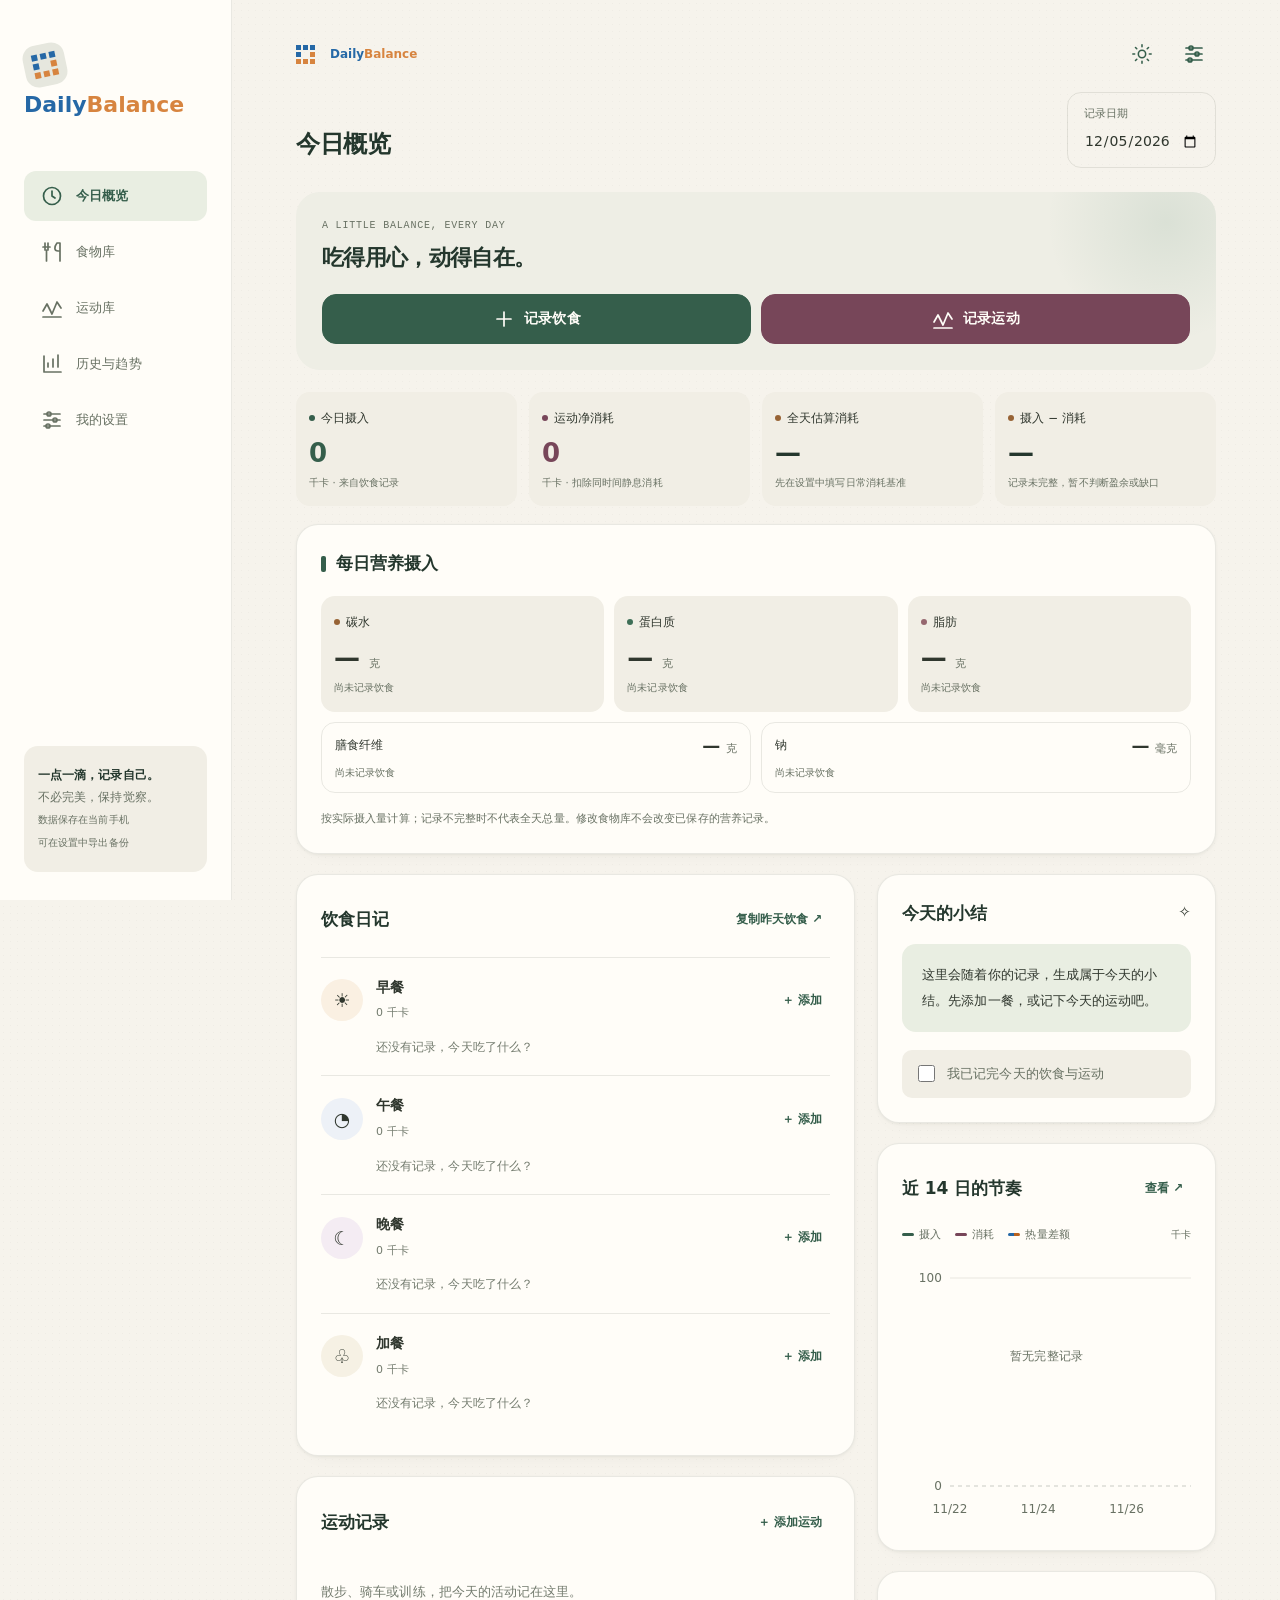
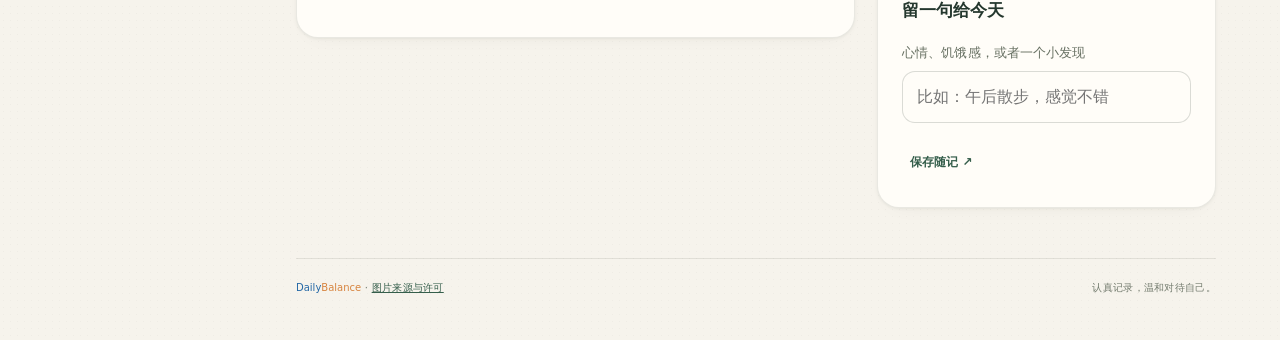
<file: web/index.html>
<!doctype html><html lang="zh-CN"><head><meta charset="UTF-8"><meta name="viewport" content="width=device-width,initial-scale=1,viewport-fit=cover,interactive-widget=resizes-content"><meta name="color-scheme" content="light"><meta name="theme-color" media="(prefers-color-scheme: light)" content="#f6f3ec"><title>DailyBalance</title><link rel="stylesheet" href="style.css"><link rel="stylesheet" href="food-library.css"><link rel="stylesheet" href="ui-polish.css"><link rel="stylesheet" href="heatmap.css"><meta name="apple-mobile-web-app-capable" content="yes"><meta name="apple-mobile-web-app-status-bar-style" content="default"><meta name="apple-mobile-web-app-title" content="DailyBalance"><meta name="description" content="记录饮食、运动与每日能量平衡。支持营养统计、热量日历和自选时段分析。"><link rel="manifest" href="manifest.webmanifest"><link rel="apple-touch-icon" href="icons/apple-touch-icon.png"><link rel="icon" type="image/png" href="icons/icon-192.png"></head><body><aside><a class="brand" href="#today"><span><svg class="balance-logo" viewBox="0 0 32 32" aria-hidden="true"><rect x="4" y="4" width="6" height="6" fill="#2568a6"/><rect x="13" y="4" width="6" height="6" fill="#2568a6"/><rect x="22" y="4" width="6" height="6" fill="#2568a6"/><rect x="4" y="13" width="6" height="6" fill="#2568a6"/><rect x="22" y="13" width="6" height="6" fill="#d7843f"/><rect x="4" y="22" width="6" height="6" fill="#d7843f"/><rect x="13" y="22" width="6" height="6" fill="#d7843f"/><rect x="22" y="22" width="6" height="6" fill="#d7843f"/></svg></span> <b class="app-wordmark"><span class="name-daily">Daily</span><span class="name-balance">Balance</span></b></a><nav><button data-page="today"><svg class="ui-icon" viewBox="0 0 24 24" fill="none" stroke="currentColor" stroke-width="1.7" stroke-linecap="round" stroke-linejoin="round" aria-hidden="true"><circle cx="12" cy="12" r="8.5"/><path d="M12 7v5l3 2"/></svg> <span>今日概览</span></button><button data-page="food"><svg class="ui-icon" viewBox="0 0 24 24" fill="none" stroke="currentColor" stroke-width="1.7" stroke-linecap="round" stroke-linejoin="round" aria-hidden="true"><path d="M5 3v7m3-7v7M3 7h7M6.5 10v11M17 3c-3 4-3 8 1 8h2V3h-3ZM20 11v10"/></svg> <span>食物库</span></button><button data-page="exercise"><svg class="ui-icon" viewBox="0 0 24 24" fill="none" stroke="currentColor" stroke-width="1.7" stroke-linecap="round" stroke-linejoin="round" aria-hidden="true"><path d="m3 15 4-7 5 10 5-12 4 6M3 21h18"/></svg> <span>运动库</span></button><button data-page="history"><svg class="ui-icon" viewBox="0 0 24 24" fill="none" stroke="currentColor" stroke-width="1.7" stroke-linecap="round" stroke-linejoin="round" aria-hidden="true"><path d="M4 4v16h17M8 15v-4m5 4V7m5 8V3"/></svg> <span>历史与趋势</span></button><button data-page="settings"><svg class="ui-icon" viewBox="0 0 24 24" fill="none" stroke="currentColor" stroke-width="1.7" stroke-linecap="round" stroke-linejoin="round" aria-hidden="true"><path d="M4 6h16M4 12h16M4 18h16"/><circle cx="9" cy="6" r="2"/><circle cx="15" cy="12" r="2"/><circle cx="8" cy="18" r="2"/></svg> <span>我的设置</span></button><button class="nav-brand" data-go="today" aria-label="DailyBalance，返回今日概览"><svg class="balance-logo" viewBox="0 0 32 32" aria-hidden="true"><rect x="4" y="4" width="6" height="6" fill="#2568a6"/><rect x="13" y="4" width="6" height="6" fill="#2568a6"/><rect x="22" y="4" width="6" height="6" fill="#2568a6"/><rect x="4" y="13" width="6" height="6" fill="#2568a6"/><rect x="22" y="13" width="6" height="6" fill="#d7843f"/><rect x="4" y="22" width="6" height="6" fill="#d7843f"/><rect x="13" y="22" width="6" height="6" fill="#d7843f"/><rect x="22" y="22" width="6" height="6" fill="#d7843f"/></svg></button></nav><div class="side-note"><b>一点一滴，记录自己。</b><p>不必完美，保持觉察。</p><small>数据保存在当前手机<br>可在设置中导出备份</small></div></aside><main><header><div class="eyebrow"><span class="pixel-mark" aria-hidden="true"></span><b class="app-wordmark"><span class="name-daily">Daily</span><span class="name-balance">Balance</span></b><button class="theme-toggle" id="themeToggle" type="button" aria-label="切换到深色模式"></button><button class="mobile-settings" data-go="settings" aria-label="我的设置"><svg class="ui-icon" viewBox="0 0 24 24" fill="none" stroke="currentColor" stroke-width="1.7" stroke-linecap="round" stroke-linejoin="round" aria-hidden="true"><path d="M4 6h16M4 12h16M4 18h16"/><circle cx="9" cy="6" r="2"/><circle cx="15" cy="12" r="2"/><circle cx="8" cy="18" r="2"/></svg></button></div><div class="topline"><div><h1 id="title">让每一天，都有迹可循。</h1></div><label class="datebox"><span>记录日期</span><input aria-label="记录日期" type="date" id="date"></label></div></header><div id="content"></div><footer><div><b class="app-wordmark"><span class="name-daily">Daily</span><span class="name-balance">Balance</span></b> · <a href="photo-credits.html" target="_blank" rel="noopener">图片来源与许可</a></div> <span>认真记录，温和对待自己。</span></footer></main><dialog id="modal"><div id="dialogBody"></div></dialog><div id="toast" role="status"></div><script src="compat.js"></script><script src="data.js"></script><script src="food-photos.js"></script><script src="nutrition-data.js"></script><script src="ui-polish.js"></script><script src="nutrition.js"></script><script src="food-library.js"></script><script src="heatmap.js"></script><script src="energy-trends.js"></script><script src="appearance.js"></script><script src="app.js"></script><script src="pwa.js"></script></body></html>
</file>
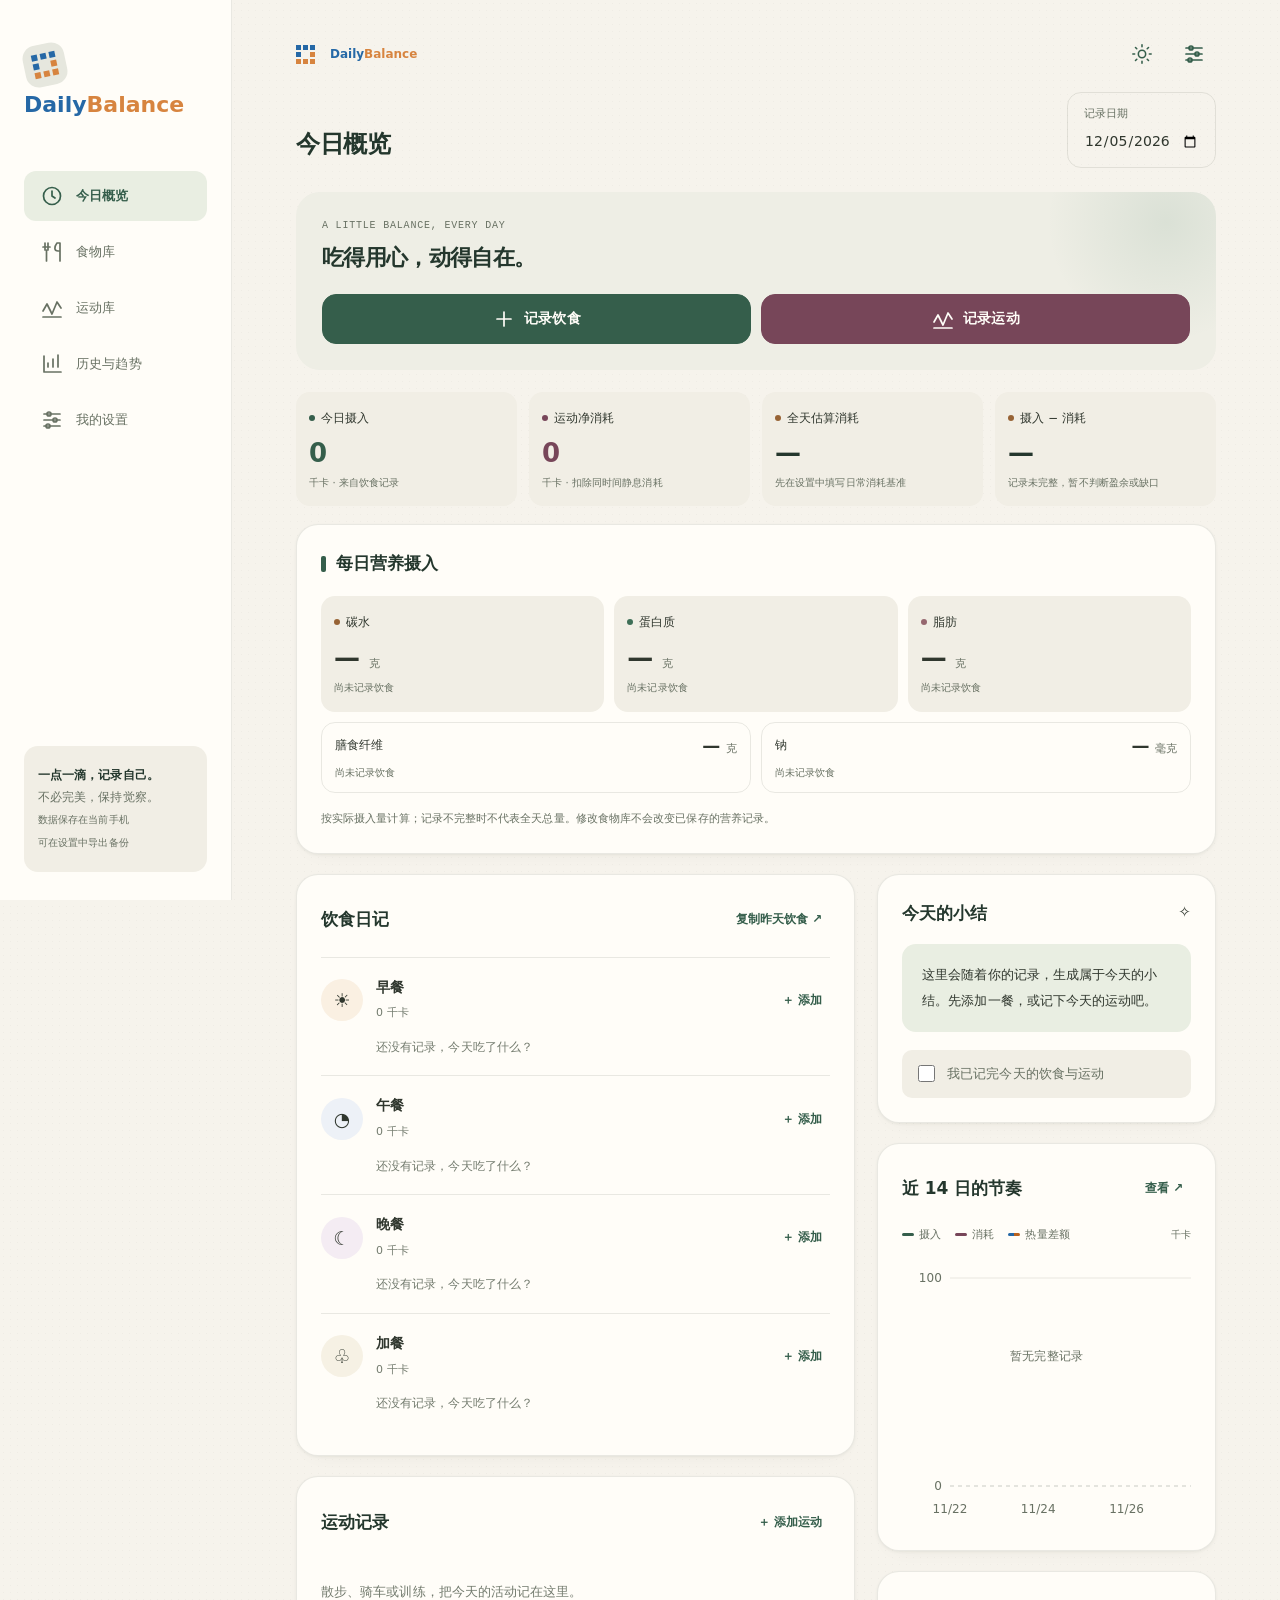
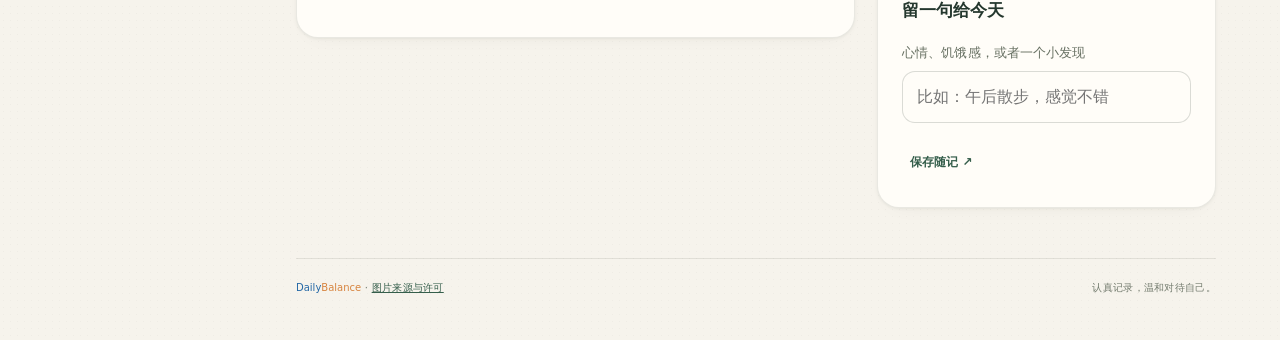
<file: android/web/index.html>
<!doctype html><html lang="zh-CN"><head><meta charset="UTF-8"><meta name="viewport" content="width=device-width,initial-scale=1,viewport-fit=cover,interactive-widget=resizes-content"><meta name="color-scheme" content="light"><meta name="theme-color" media="(prefers-color-scheme: light)" content="#f6f3ec"><title>DailyBalance</title><link rel="stylesheet" href="style.css"><link rel="stylesheet" href="food-library.css"><link rel="stylesheet" href="ui-polish.css"><link rel="stylesheet" href="heatmap.css"></head><body><aside><a class="brand" href="#today"><span><svg class="balance-logo" viewBox="0 0 32 32" aria-hidden="true"><rect x="4" y="4" width="6" height="6" fill="#2568a6"/><rect x="13" y="4" width="6" height="6" fill="#2568a6"/><rect x="22" y="4" width="6" height="6" fill="#2568a6"/><rect x="4" y="13" width="6" height="6" fill="#2568a6"/><rect x="22" y="13" width="6" height="6" fill="#d7843f"/><rect x="4" y="22" width="6" height="6" fill="#d7843f"/><rect x="13" y="22" width="6" height="6" fill="#d7843f"/><rect x="22" y="22" width="6" height="6" fill="#d7843f"/></svg></span> <b class="app-wordmark"><span class="name-daily">Daily</span><span class="name-balance">Balance</span></b></a><nav><button data-page="today"><svg class="ui-icon" viewBox="0 0 24 24" fill="none" stroke="currentColor" stroke-width="1.7" stroke-linecap="round" stroke-linejoin="round" aria-hidden="true"><circle cx="12" cy="12" r="8.5"/><path d="M12 7v5l3 2"/></svg> <span>今日概览</span></button><button data-page="food"><svg class="ui-icon" viewBox="0 0 24 24" fill="none" stroke="currentColor" stroke-width="1.7" stroke-linecap="round" stroke-linejoin="round" aria-hidden="true"><path d="M5 3v7m3-7v7M3 7h7M6.5 10v11M17 3c-3 4-3 8 1 8h2V3h-3ZM20 11v10"/></svg> <span>食物库</span></button><button data-page="exercise"><svg class="ui-icon" viewBox="0 0 24 24" fill="none" stroke="currentColor" stroke-width="1.7" stroke-linecap="round" stroke-linejoin="round" aria-hidden="true"><path d="m3 15 4-7 5 10 5-12 4 6M3 21h18"/></svg> <span>运动库</span></button><button data-page="history"><svg class="ui-icon" viewBox="0 0 24 24" fill="none" stroke="currentColor" stroke-width="1.7" stroke-linecap="round" stroke-linejoin="round" aria-hidden="true"><path d="M4 4v16h17M8 15v-4m5 4V7m5 8V3"/></svg> <span>历史与趋势</span></button><button data-page="settings"><svg class="ui-icon" viewBox="0 0 24 24" fill="none" stroke="currentColor" stroke-width="1.7" stroke-linecap="round" stroke-linejoin="round" aria-hidden="true"><path d="M4 6h16M4 12h16M4 18h16"/><circle cx="9" cy="6" r="2"/><circle cx="15" cy="12" r="2"/><circle cx="8" cy="18" r="2"/></svg> <span>我的设置</span></button><button class="nav-brand" data-go="today" aria-label="DailyBalance，返回今日概览"><svg class="balance-logo" viewBox="0 0 32 32" aria-hidden="true"><rect x="4" y="4" width="6" height="6" fill="#2568a6"/><rect x="13" y="4" width="6" height="6" fill="#2568a6"/><rect x="22" y="4" width="6" height="6" fill="#2568a6"/><rect x="4" y="13" width="6" height="6" fill="#2568a6"/><rect x="22" y="13" width="6" height="6" fill="#d7843f"/><rect x="4" y="22" width="6" height="6" fill="#d7843f"/><rect x="13" y="22" width="6" height="6" fill="#d7843f"/><rect x="22" y="22" width="6" height="6" fill="#d7843f"/></svg></button></nav><div class="side-note"><b>一点一滴，记录自己。</b><p>不必完美，保持觉察。</p><small>数据保存在当前手机<br>可在设置中导出备份</small></div></aside><main><header><div class="eyebrow"><span class="pixel-mark" aria-hidden="true"></span><b class="app-wordmark"><span class="name-daily">Daily</span><span class="name-balance">Balance</span></b><button class="theme-toggle" id="themeToggle" type="button" aria-label="切换到深色模式"></button><button class="mobile-settings" data-go="settings" aria-label="我的设置"><svg class="ui-icon" viewBox="0 0 24 24" fill="none" stroke="currentColor" stroke-width="1.7" stroke-linecap="round" stroke-linejoin="round" aria-hidden="true"><path d="M4 6h16M4 12h16M4 18h16"/><circle cx="9" cy="6" r="2"/><circle cx="15" cy="12" r="2"/><circle cx="8" cy="18" r="2"/></svg></button></div><div class="topline"><div><h1 id="title">让每一天，都有迹可循。</h1></div><label class="datebox"><span>记录日期</span><input aria-label="记录日期" type="date" id="date"></label></div></header><div id="content"></div><footer><div><b class="app-wordmark"><span class="name-daily">Daily</span><span class="name-balance">Balance</span></b> · <a href="photo-credits.html" target="_blank" rel="noopener">图片来源与许可</a></div> <span>认真记录，温和对待自己。</span></footer></main><dialog id="modal"><div id="dialogBody"></div></dialog><div id="toast" role="status"></div><script src="compat.js"></script><script src="data.js"></script><script src="food-photos.js"></script><script src="nutrition-data.js"></script><script src="ui-polish.js"></script><script src="nutrition.js"></script><script src="food-library.js"></script><script src="heatmap.js"></script><script src="energy-trends.js"></script><script src="appearance.js"></script><script src="app.js"></script><script src="android-app.js"></script></body></html>
</file>
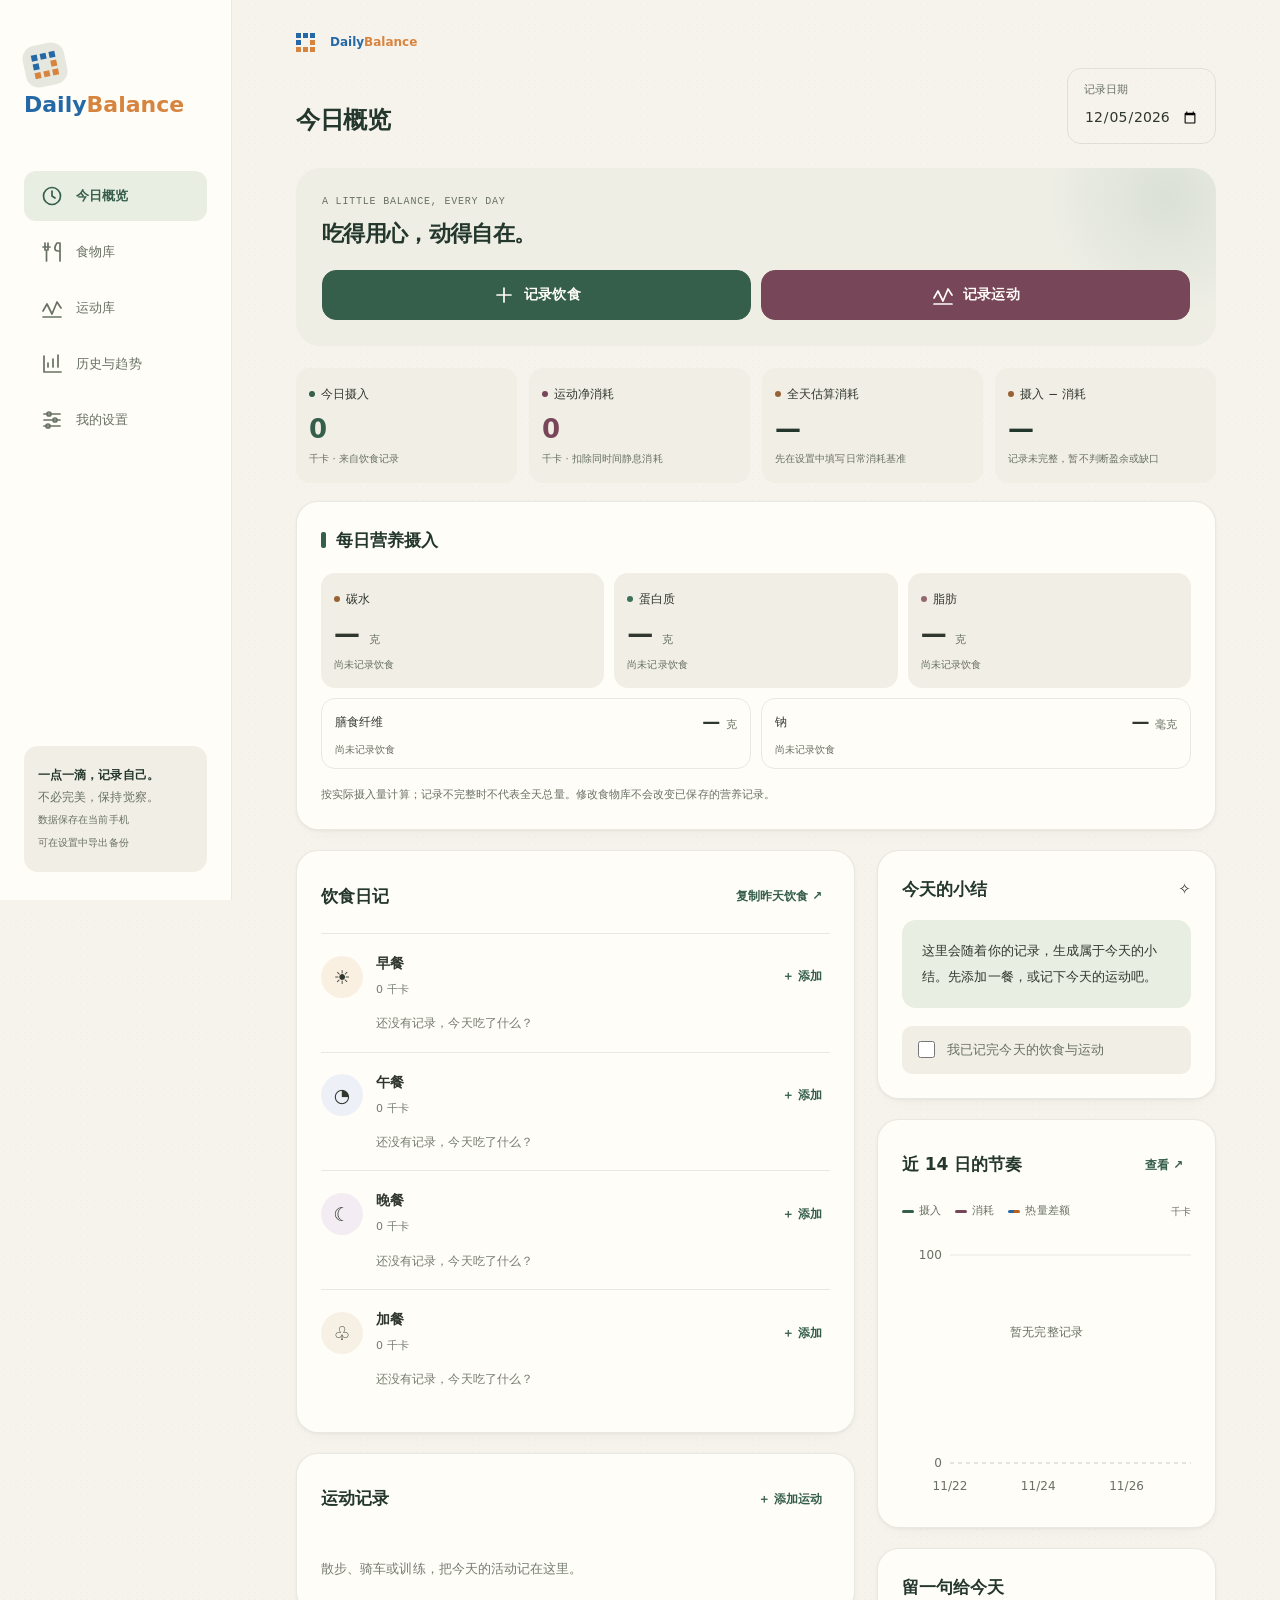
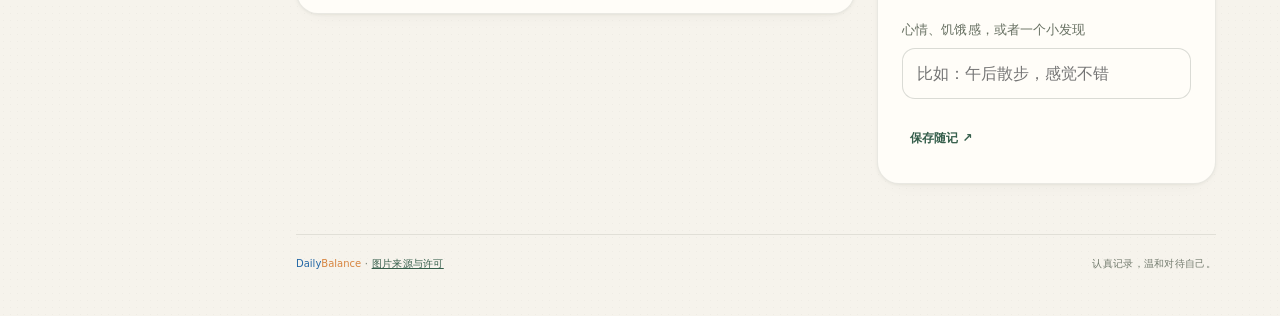
<file: ios/DailyBalance/Web/index.html>
<!doctype html><html lang="zh-CN"><head><meta charset="UTF-8"><meta name="viewport" content="width=device-width,initial-scale=1,viewport-fit=cover,interactive-widget=resizes-content"><meta name="color-scheme" content="light dark"><meta name="theme-color" media="(prefers-color-scheme: light)" content="#f6f3ec"><meta name="theme-color" media="(prefers-color-scheme: dark)" content="#171c18"><title>DailyBalance</title><link rel="stylesheet" href="style.css"><link rel="stylesheet" href="food-library.css"><link rel="stylesheet" href="ui-polish.css"><link rel="stylesheet" href="heatmap.css"></head><body><aside><a class="brand" href="#today"><span><svg class="balance-logo" viewBox="0 0 32 32" aria-hidden="true"><rect x="4" y="4" width="6" height="6" fill="#2568a6"/><rect x="13" y="4" width="6" height="6" fill="#2568a6"/><rect x="22" y="4" width="6" height="6" fill="#2568a6"/><rect x="4" y="13" width="6" height="6" fill="#2568a6"/><rect x="22" y="13" width="6" height="6" fill="#d7843f"/><rect x="4" y="22" width="6" height="6" fill="#d7843f"/><rect x="13" y="22" width="6" height="6" fill="#d7843f"/><rect x="22" y="22" width="6" height="6" fill="#d7843f"/></svg></span> <b class="app-wordmark"><span class="name-daily">Daily</span><span class="name-balance">Balance</span></b></a><nav><button data-page="today"><svg class="ui-icon" viewBox="0 0 24 24" fill="none" stroke="currentColor" stroke-width="1.7" stroke-linecap="round" stroke-linejoin="round" aria-hidden="true"><circle cx="12" cy="12" r="8.5"/><path d="M12 7v5l3 2"/></svg> <span>今日概览</span></button><button data-page="food"><svg class="ui-icon" viewBox="0 0 24 24" fill="none" stroke="currentColor" stroke-width="1.7" stroke-linecap="round" stroke-linejoin="round" aria-hidden="true"><path d="M5 3v7m3-7v7M3 7h7M6.5 10v11M17 3c-3 4-3 8 1 8h2V3h-3ZM20 11v10"/></svg> <span>食物库</span></button><button data-page="exercise"><svg class="ui-icon" viewBox="0 0 24 24" fill="none" stroke="currentColor" stroke-width="1.7" stroke-linecap="round" stroke-linejoin="round" aria-hidden="true"><path d="m3 15 4-7 5 10 5-12 4 6M3 21h18"/></svg> <span>运动库</span></button><button data-page="history"><svg class="ui-icon" viewBox="0 0 24 24" fill="none" stroke="currentColor" stroke-width="1.7" stroke-linecap="round" stroke-linejoin="round" aria-hidden="true"><path d="M4 4v16h17M8 15v-4m5 4V7m5 8V3"/></svg> <span>历史与趋势</span></button><button data-page="settings"><svg class="ui-icon" viewBox="0 0 24 24" fill="none" stroke="currentColor" stroke-width="1.7" stroke-linecap="round" stroke-linejoin="round" aria-hidden="true"><path d="M4 6h16M4 12h16M4 18h16"/><circle cx="9" cy="6" r="2"/><circle cx="15" cy="12" r="2"/><circle cx="8" cy="18" r="2"/></svg> <span>我的设置</span></button><button class="nav-brand" data-go="today" aria-label="DailyBalance，返回今日概览"><svg class="balance-logo" viewBox="0 0 32 32" aria-hidden="true"><rect x="4" y="4" width="6" height="6" fill="#2568a6"/><rect x="13" y="4" width="6" height="6" fill="#2568a6"/><rect x="22" y="4" width="6" height="6" fill="#2568a6"/><rect x="4" y="13" width="6" height="6" fill="#2568a6"/><rect x="22" y="13" width="6" height="6" fill="#d7843f"/><rect x="4" y="22" width="6" height="6" fill="#d7843f"/><rect x="13" y="22" width="6" height="6" fill="#d7843f"/><rect x="22" y="22" width="6" height="6" fill="#d7843f"/></svg></button></nav><div class="side-note"><b>一点一滴，记录自己。</b><p>不必完美，保持觉察。</p><small>数据保存在当前手机<br>可在设置中导出备份</small></div></aside><main><header><div class="eyebrow"><span class="pixel-mark" aria-hidden="true"></span><b class="app-wordmark"><span class="name-daily">Daily</span><span class="name-balance">Balance</span></b><button class="mobile-settings" data-go="settings" aria-label="我的设置"><svg class="ui-icon" viewBox="0 0 24 24" fill="none" stroke="currentColor" stroke-width="1.7" stroke-linecap="round" stroke-linejoin="round" aria-hidden="true"><path d="M4 6h16M4 12h16M4 18h16"/><circle cx="9" cy="6" r="2"/><circle cx="15" cy="12" r="2"/><circle cx="8" cy="18" r="2"/></svg></button></div><div class="topline"><div><h1 id="title">让每一天，都有迹可循。</h1></div><label class="datebox"><span>记录日期</span><input aria-label="记录日期" type="date" id="date"></label></div></header><div id="content"></div><footer><div><b class="app-wordmark"><span class="name-daily">Daily</span><span class="name-balance">Balance</span></b> · <a href="photo-credits.html" target="_blank" rel="noopener">图片来源与许可</a></div> <span>认真记录，温和对待自己。</span></footer></main><dialog id="modal"><div id="dialogBody"></div></dialog><div id="toast" role="status"></div><script src="compat.js"></script><script src="data.js"></script><script src="food-photos.js"></script><script src="nutrition-data.js"></script><script src="ui-polish.js"></script><script src="nutrition.js"></script><script src="food-library.js"></script><script src="heatmap.js"></script><script src="energy-trends.js"></script><script src="app.js"></script><script src="ios-app.js"></script></body></html>
</file>
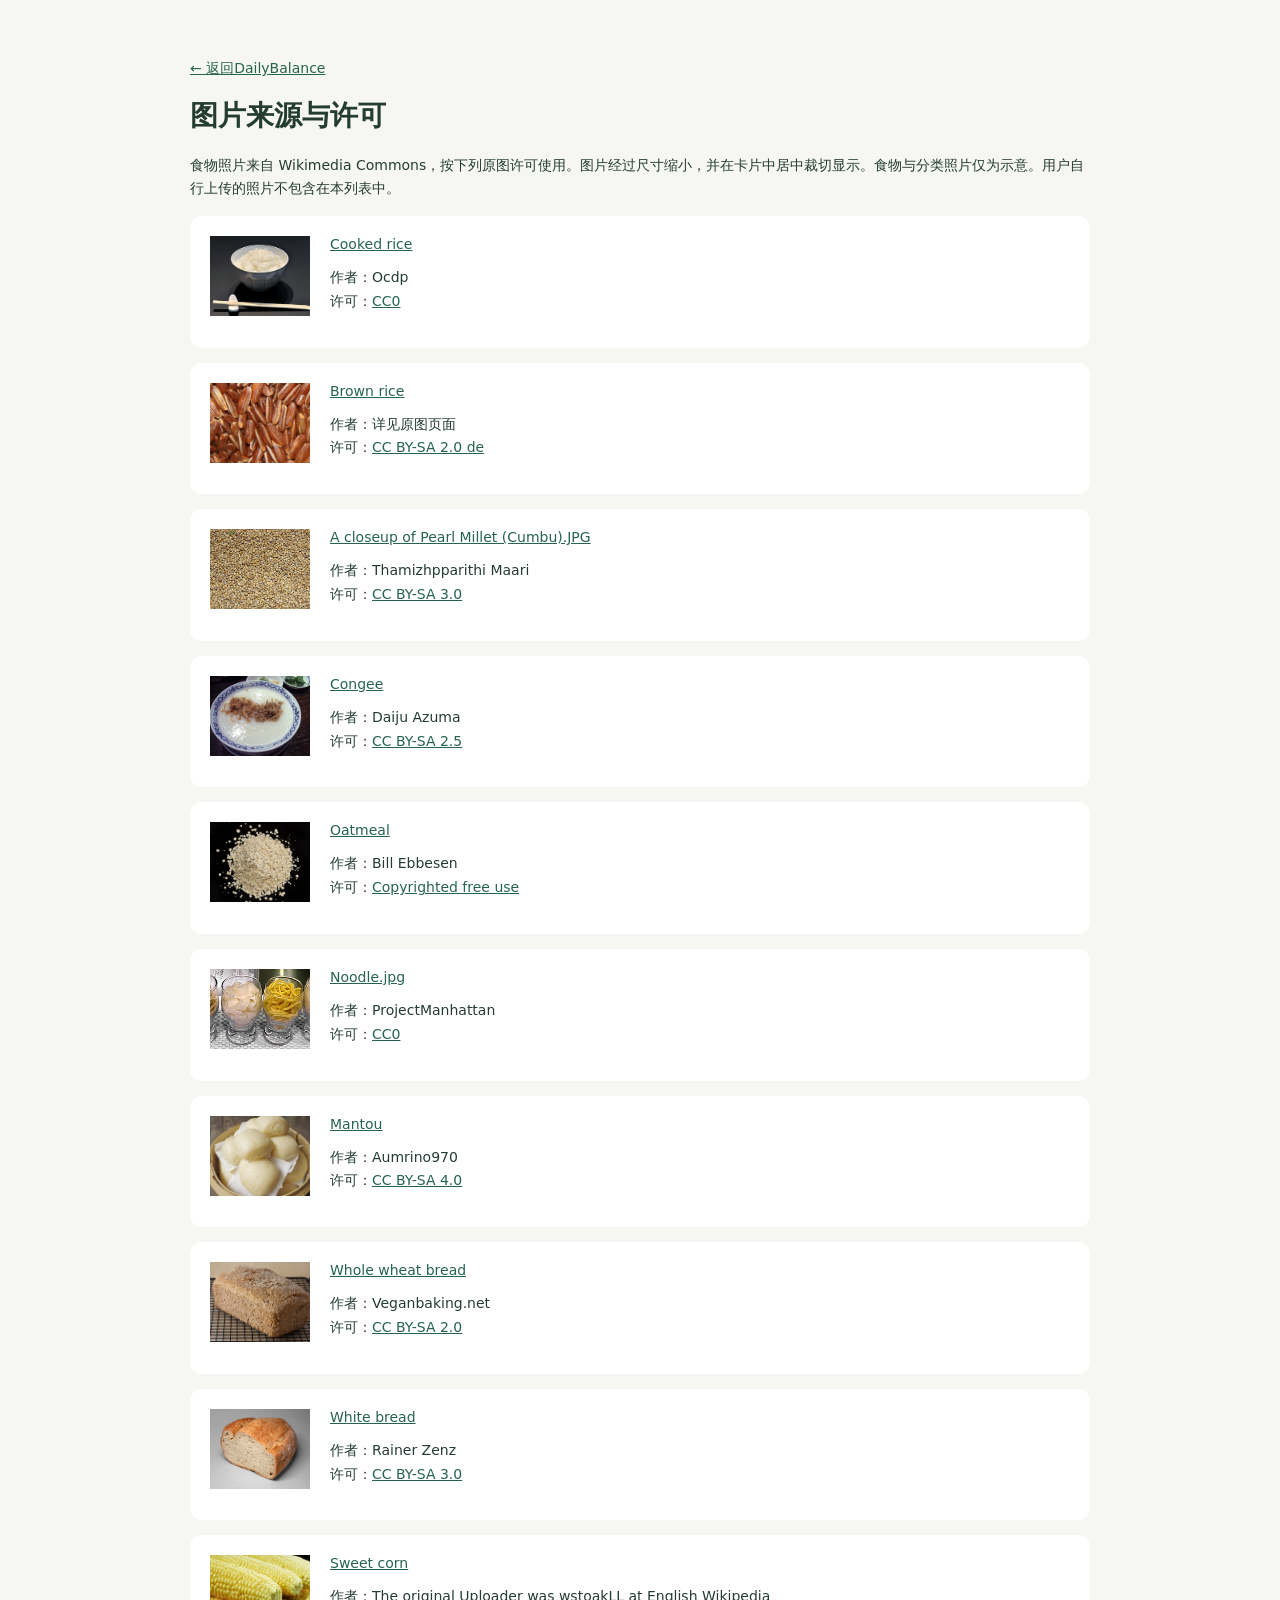
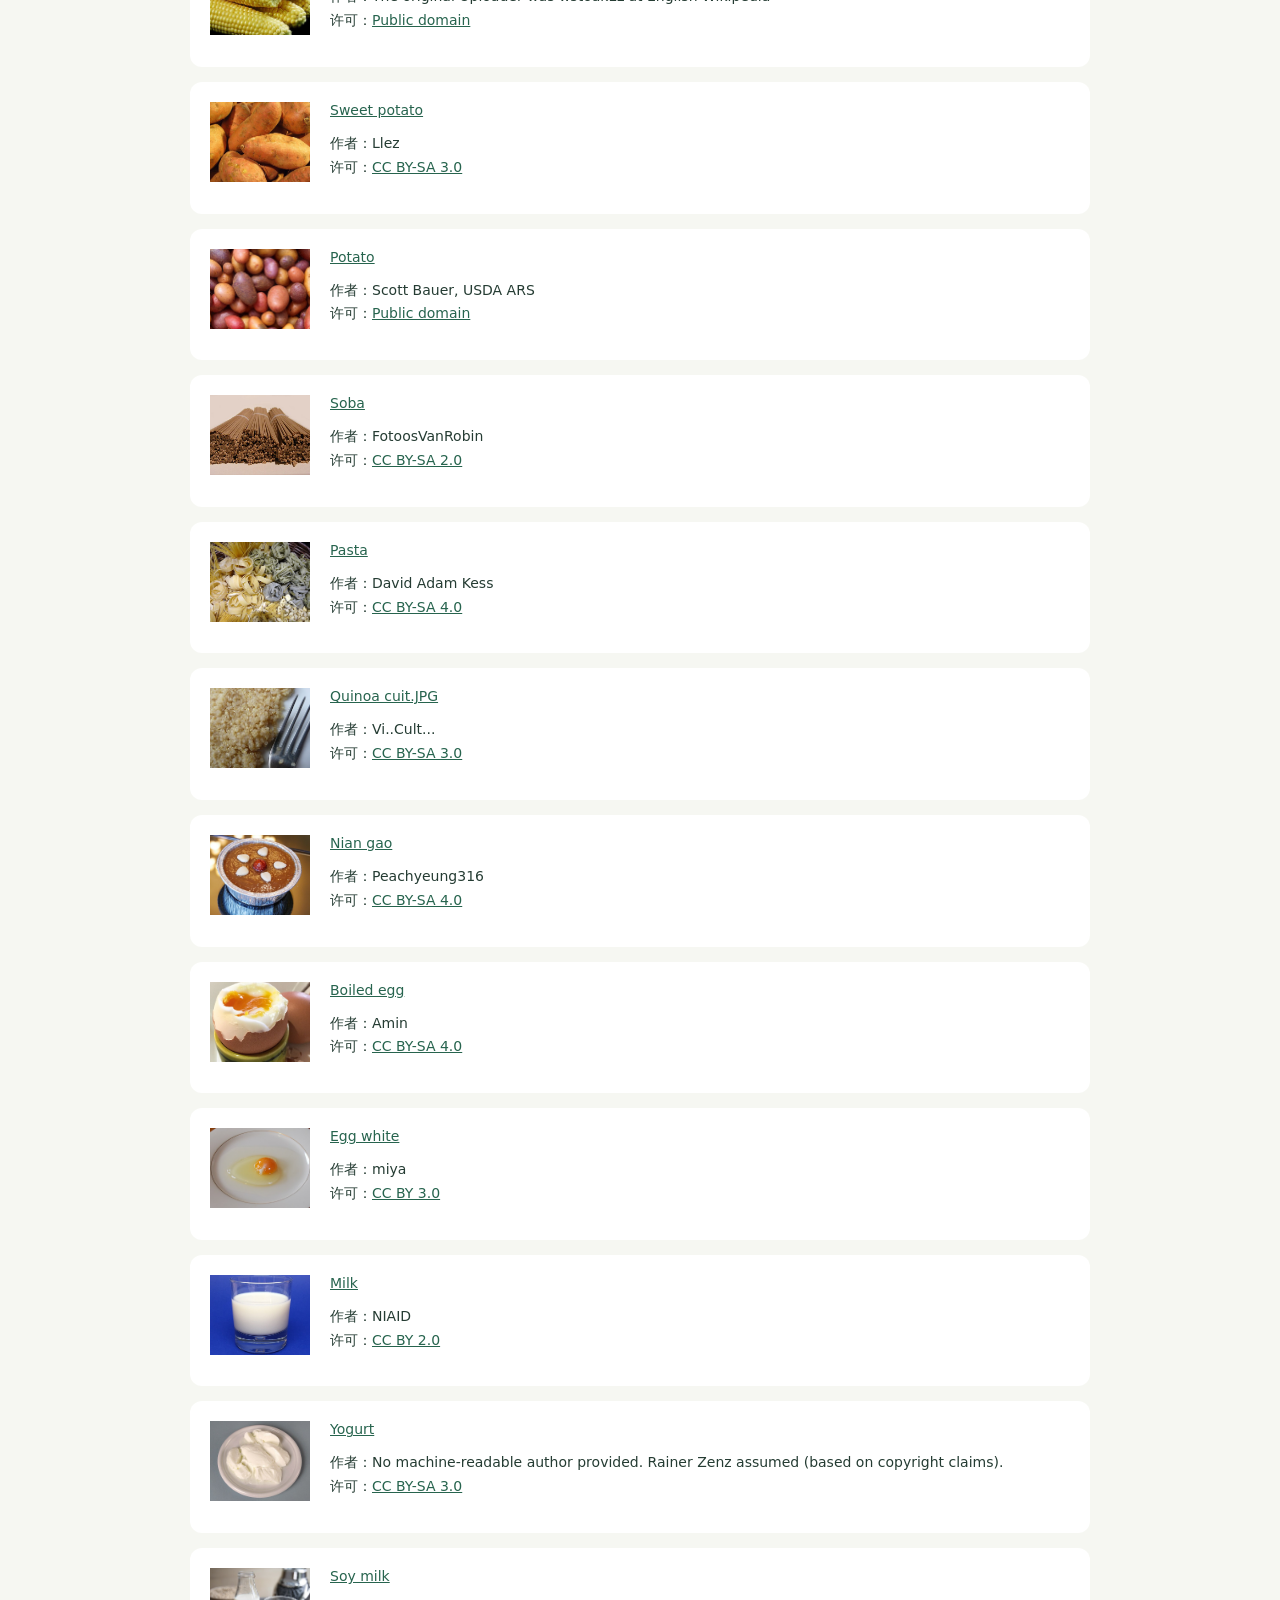
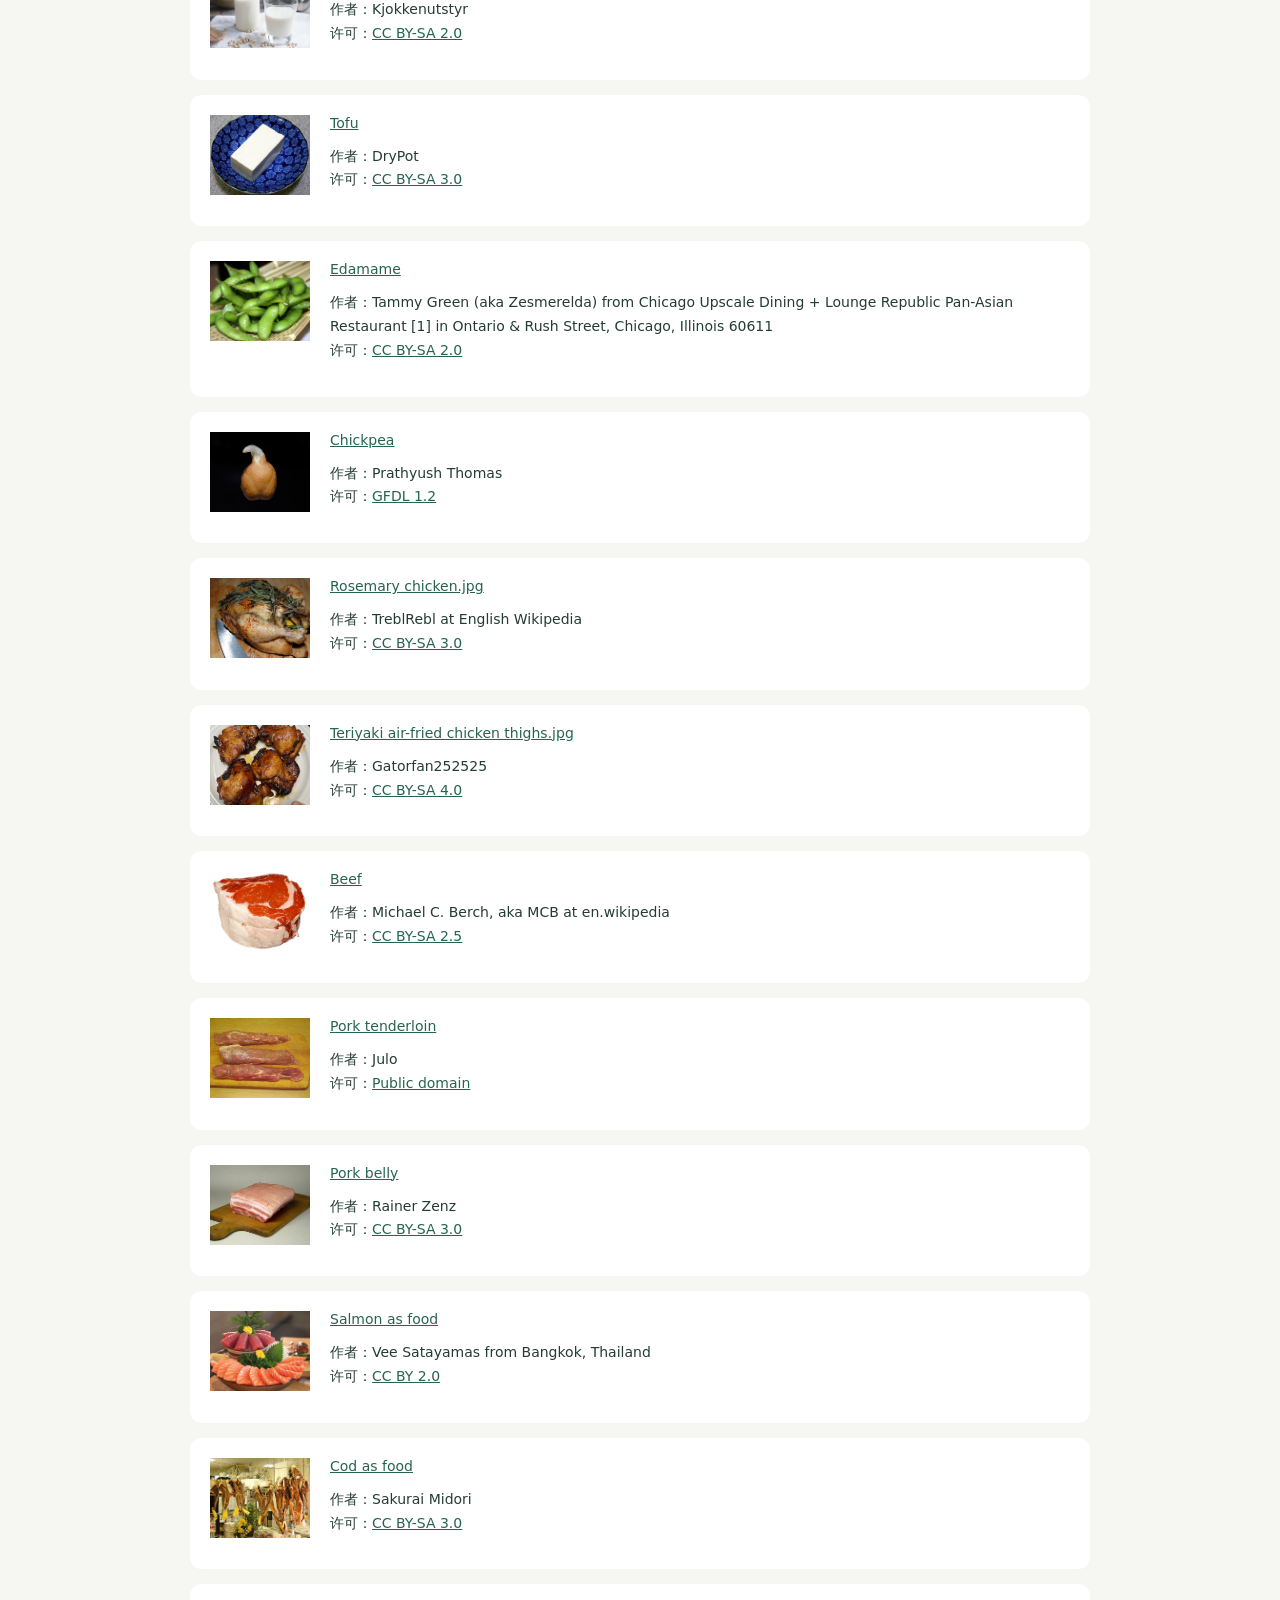
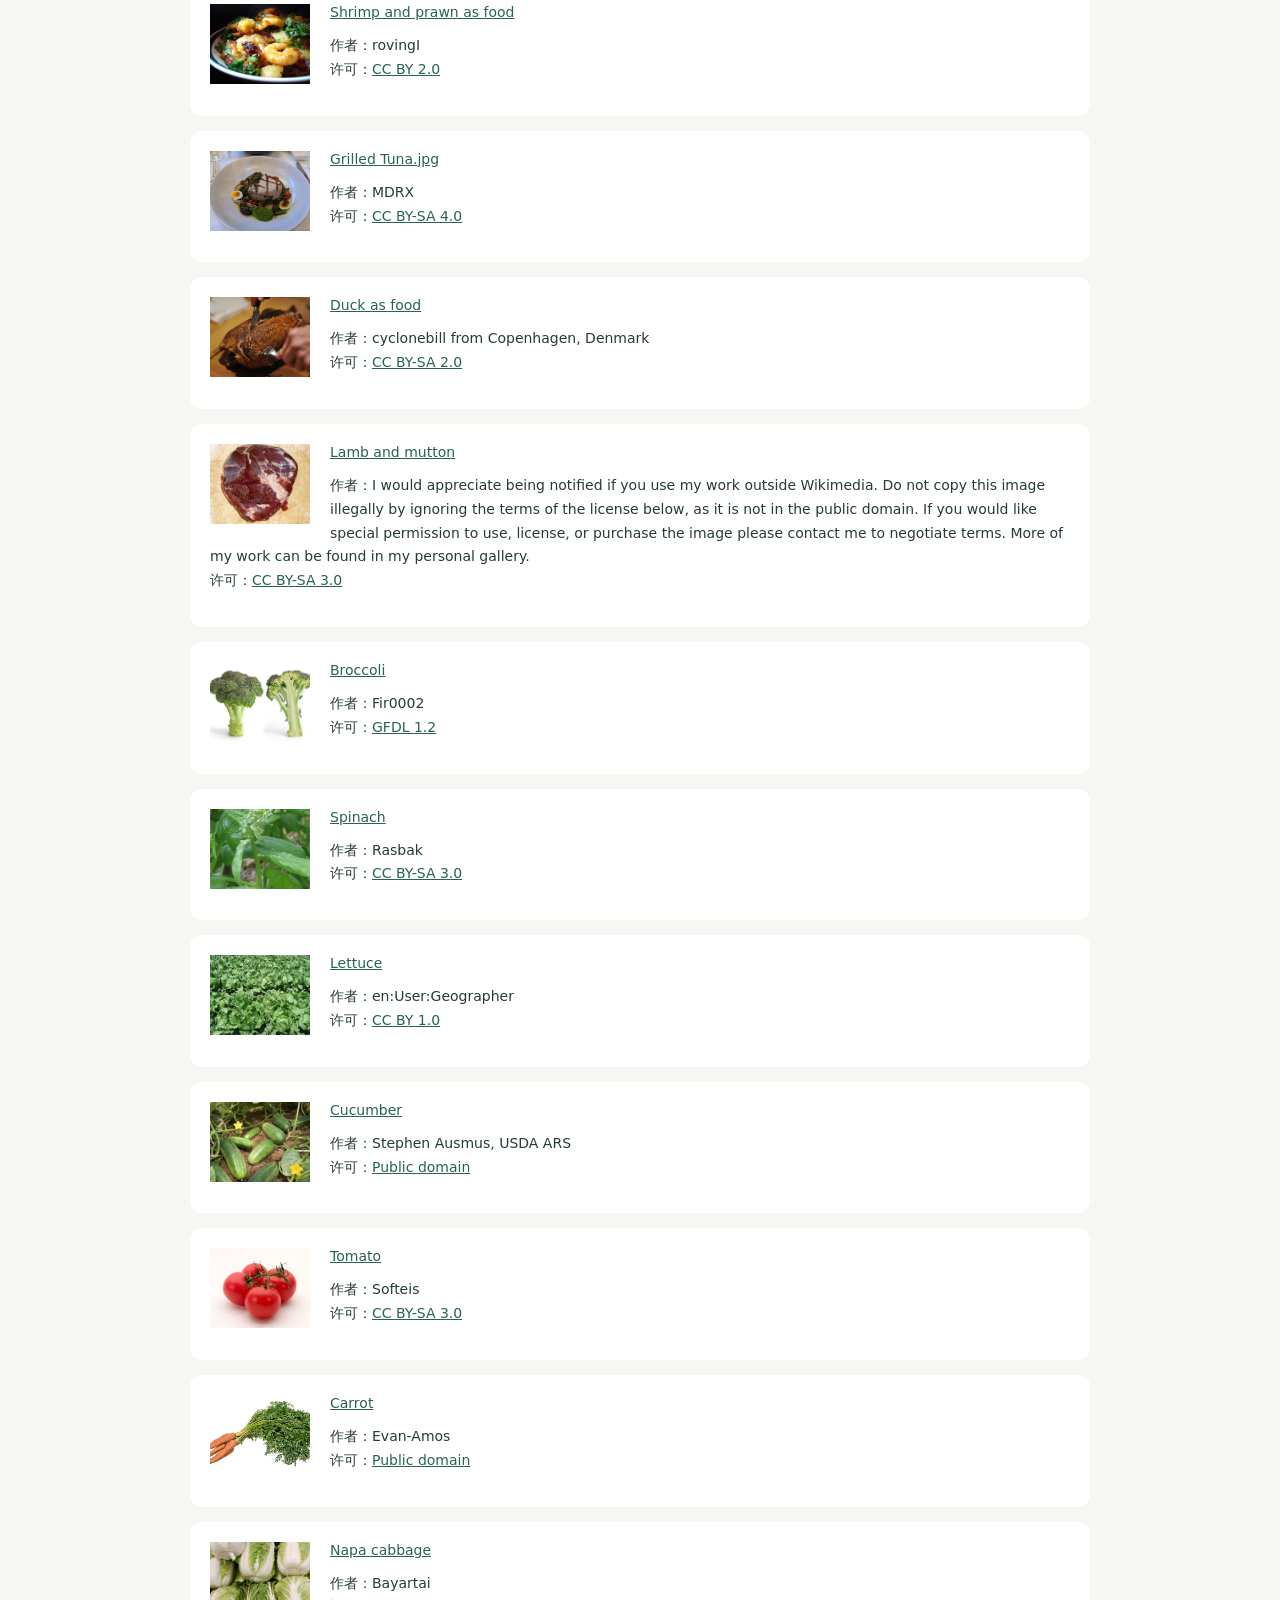
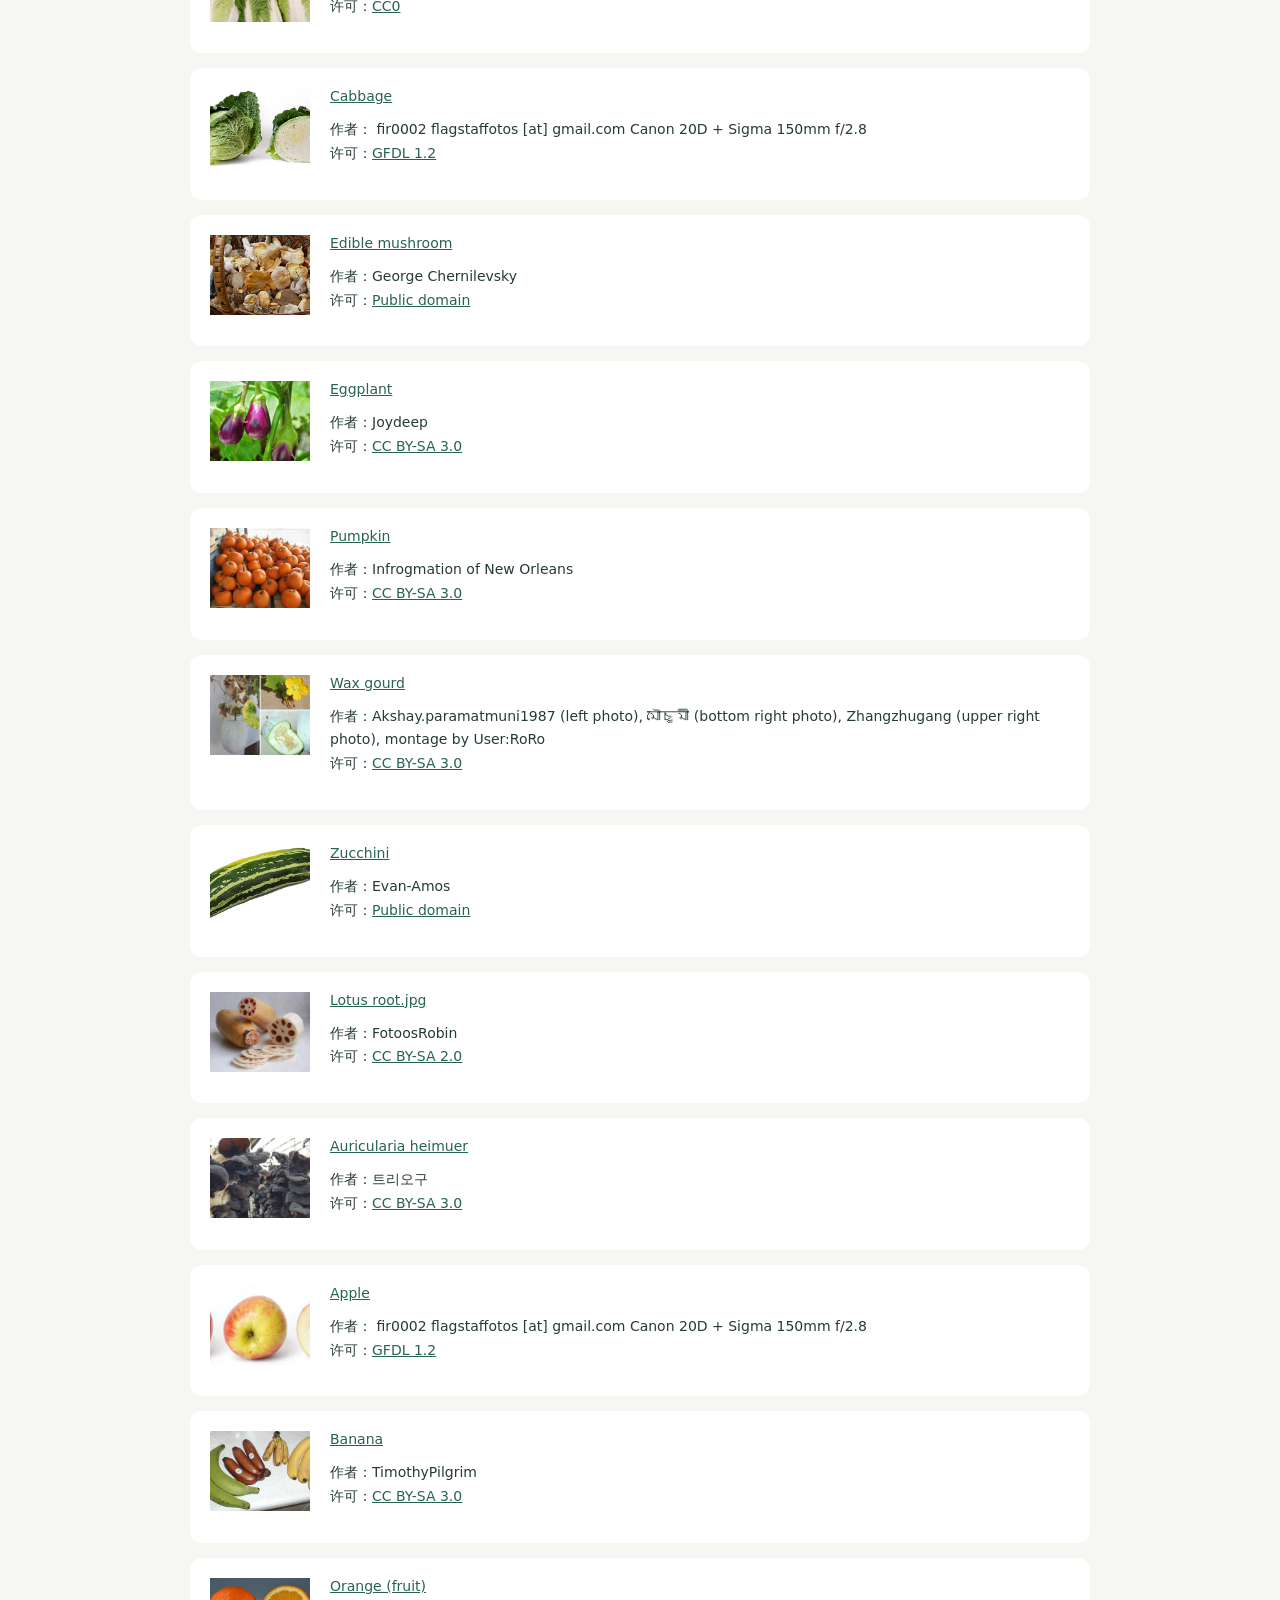
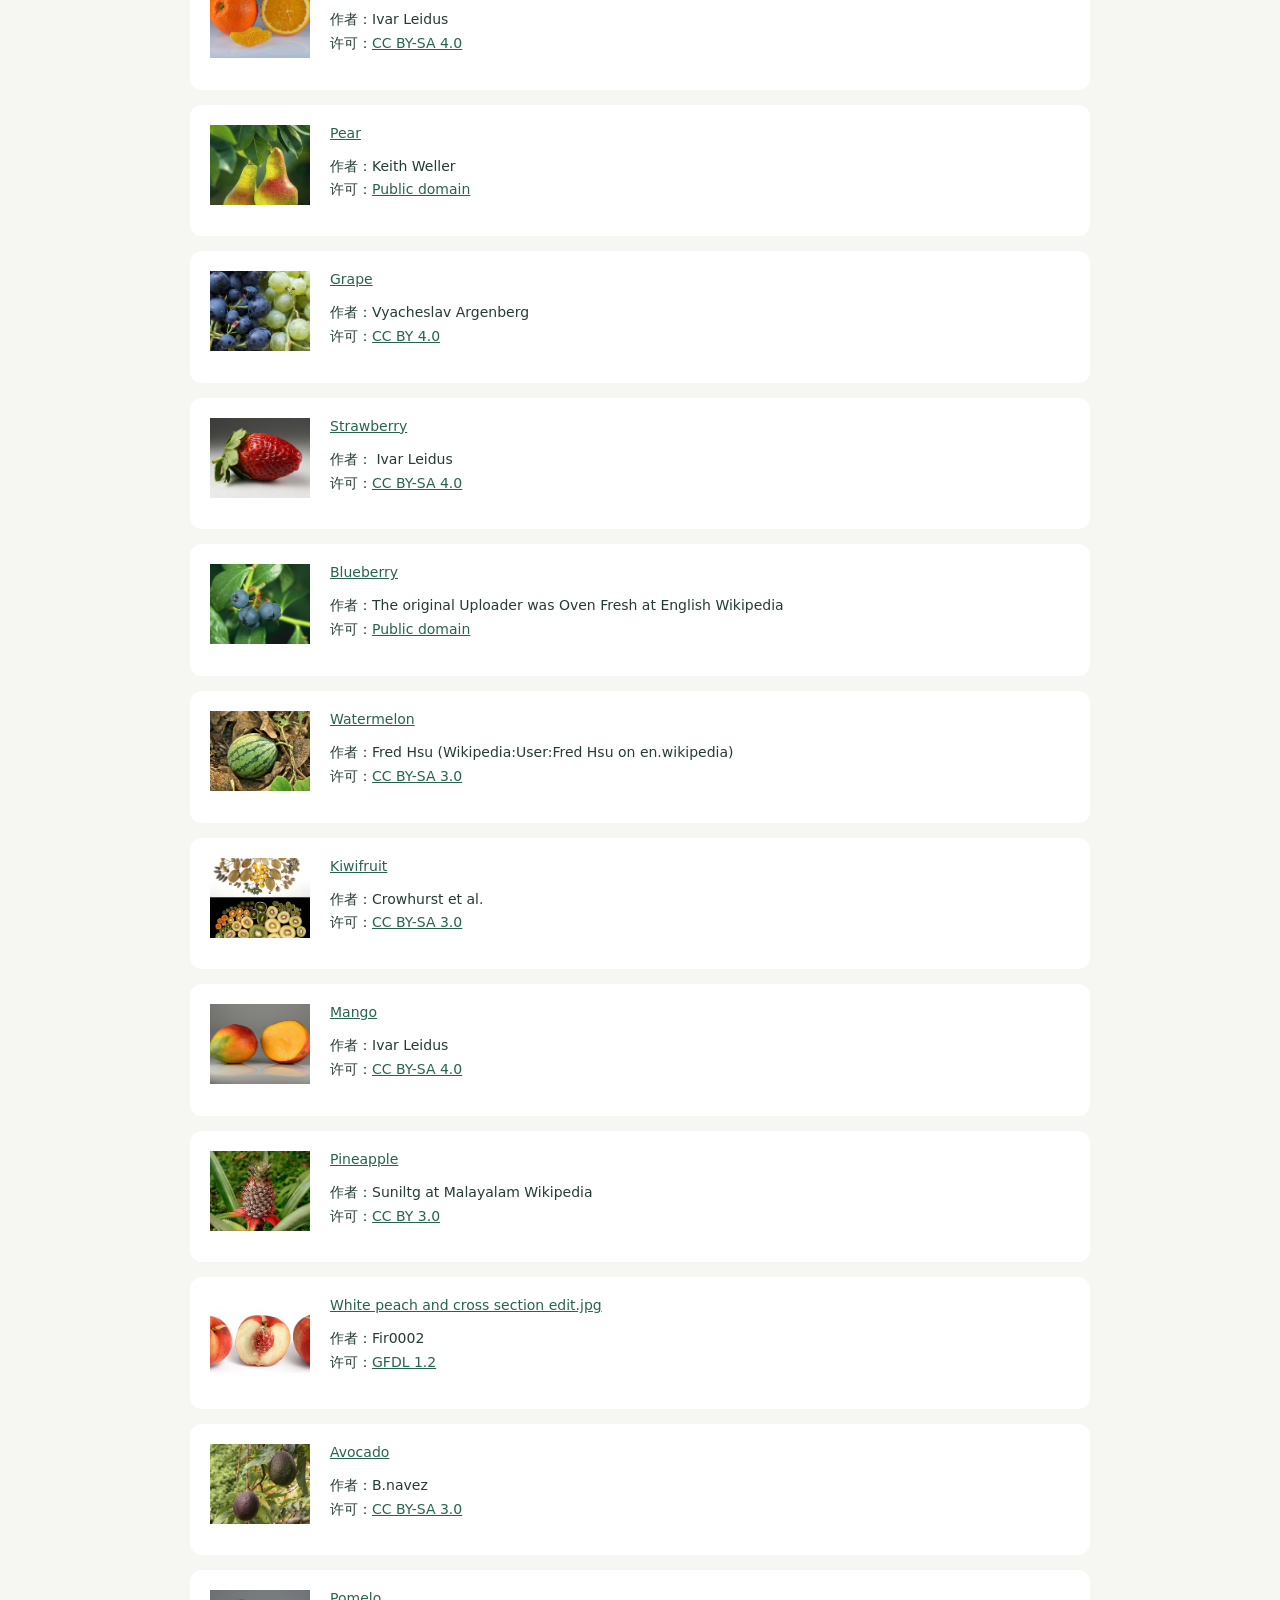
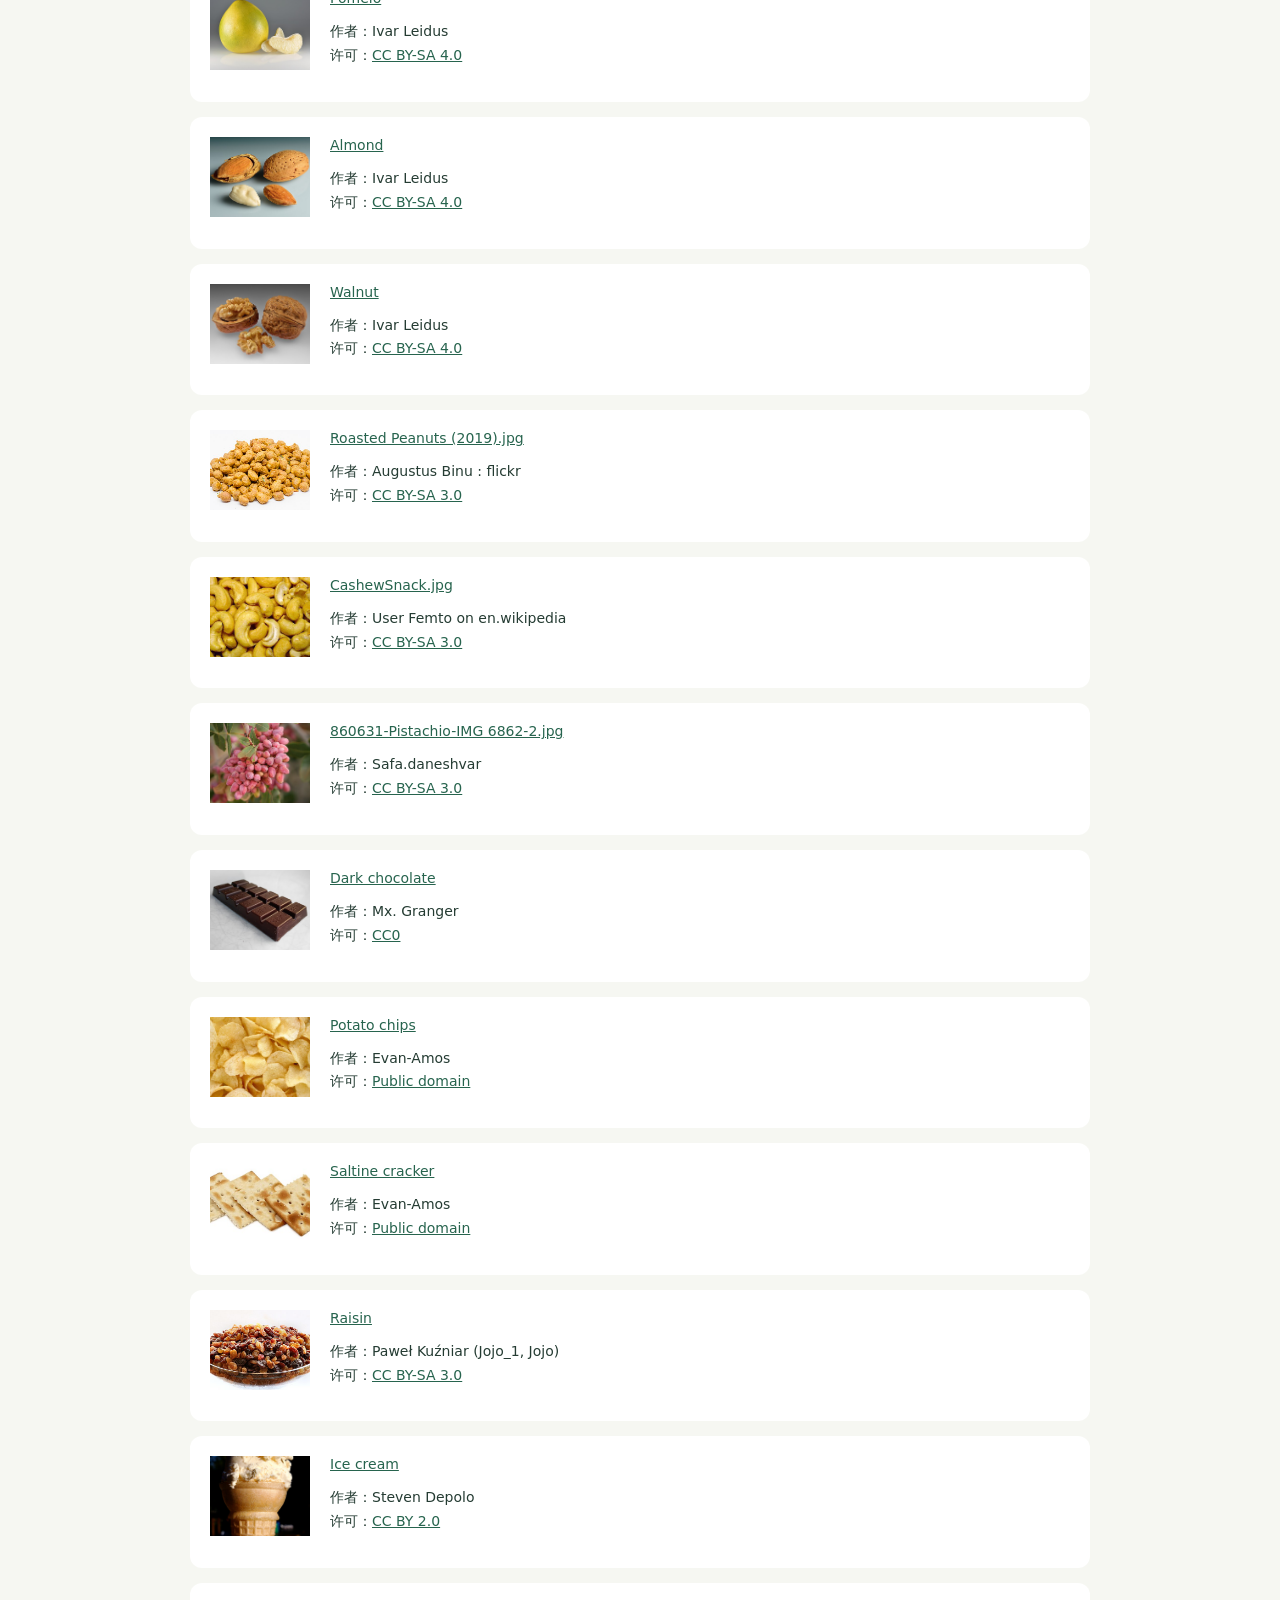
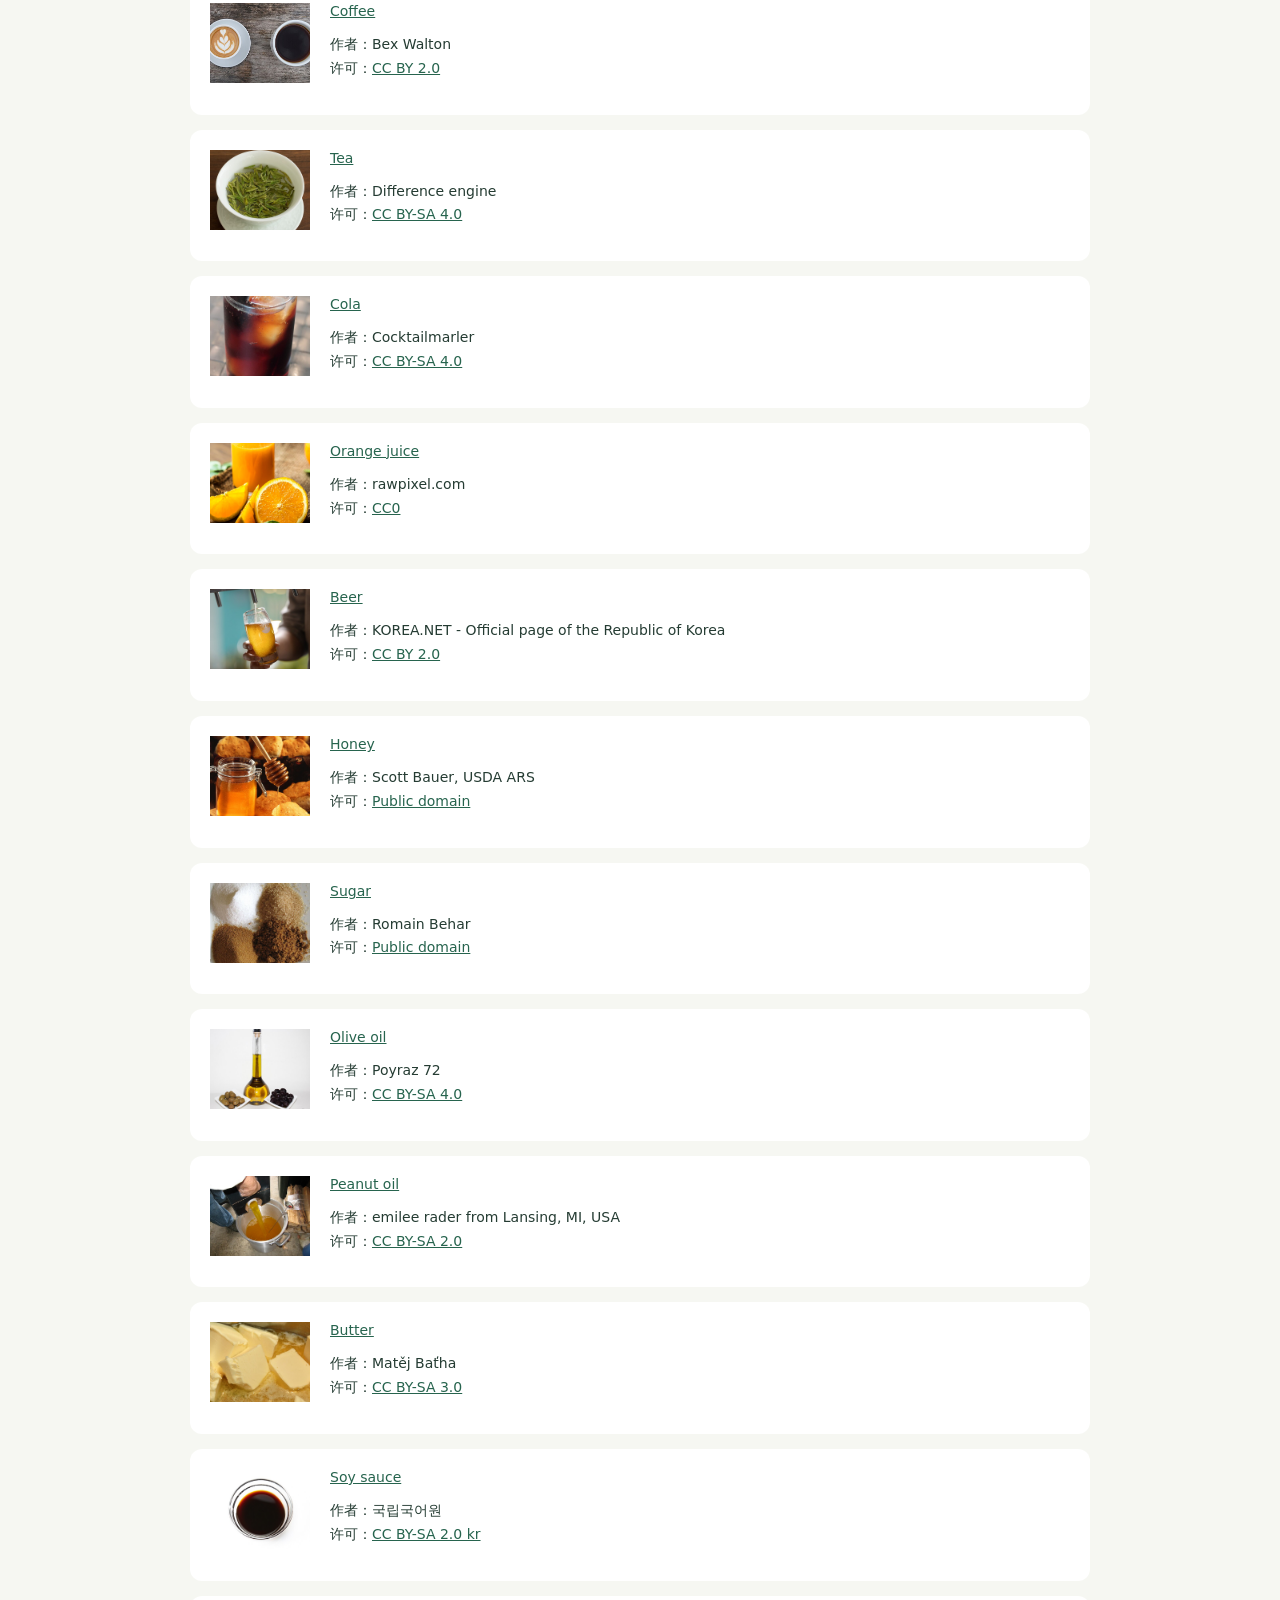
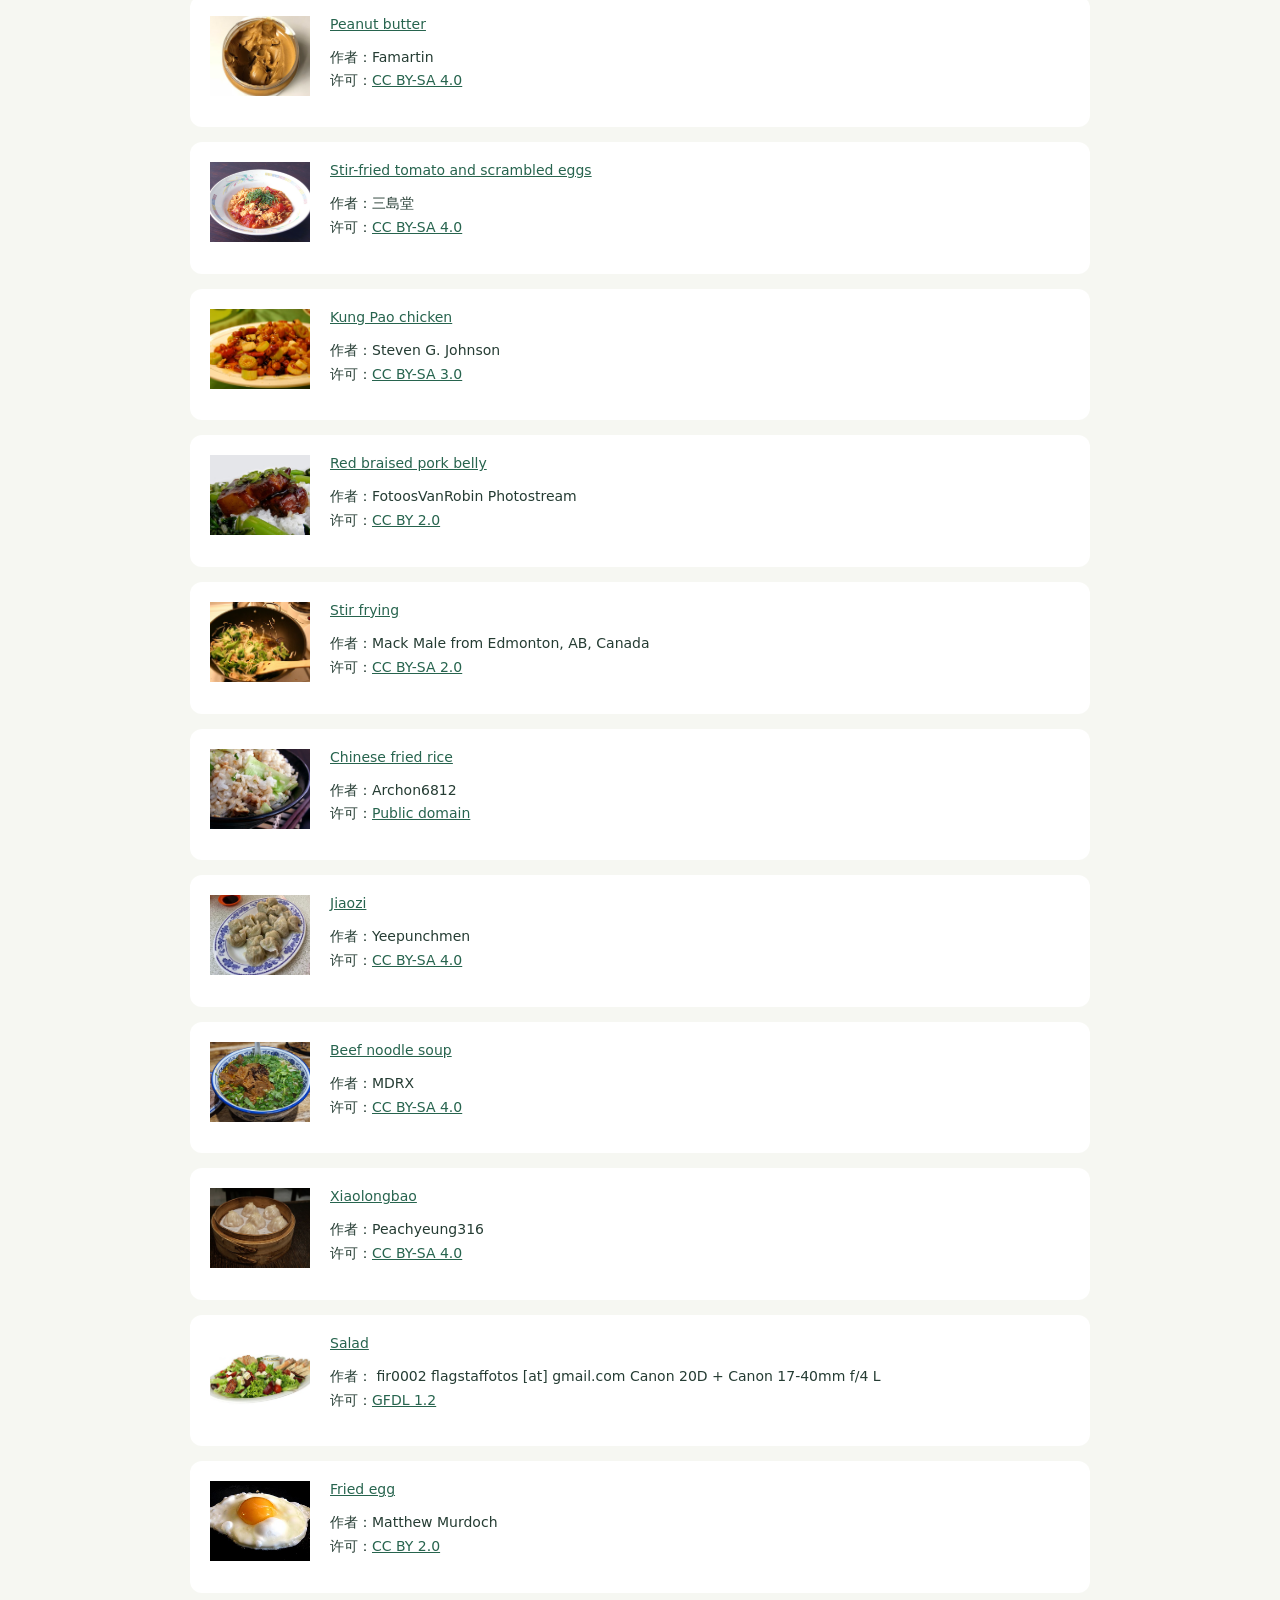
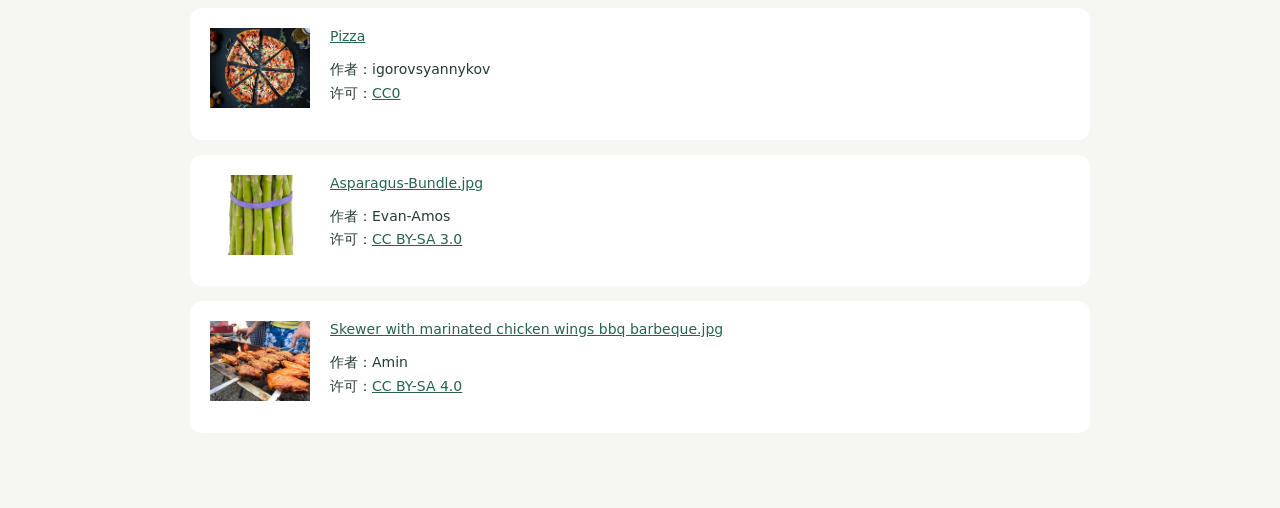
<file: web/photo-credits.html>
<!doctype html><html lang="zh-CN"><meta charset="utf-8"><meta name="viewport" content="width=device-width,initial-scale=1"><title>DailyBalance · 图片来源</title><style>body{font:14px system-ui;color:#253c33;max-width:900px;margin:40px auto;padding:20px;background:#f6f7f2}article{padding:20px;background:white;margin:15px 0;border-radius:12px}img{width:100px;height:80px;object-fit:cover;float:left;margin-right:20px}p{line-height:1.7}a{color:#27644e}article:after{content:'';display:block;clear:both}</style><a href="./">← 返回DailyBalance</a><h1>图片来源与许可</h1><p>食物照片来自 Wikimedia Commons，按下列原图许可使用。图片经过尺寸缩小，并在卡片中居中裁切显示。食物与分类照片仅为示意。用户自行上传的照片不包含在本列表中。</p><article><img src="photos/food-0.org&amp;utm_campaign=api&amp;utm_content=thumbnail" alt="" loading="lazy"><a href="https://commons.wikimedia.org/wiki/File:Meshi_001.jpg">Cooked rice</a><p>作者：Ocdp<br>许可：<a href="http://creativecommons.org/publicdomain/zero/1.0/deed.en">CC0</a></p></article><article><img src="photos/food-1.org&amp;utm_campaign=api&amp;utm_content=thumbnail" alt="" loading="lazy"><a href="https://commons.wikimedia.org/wiki/File:Reis_-_Sorte_C_voll.jpg">Brown rice</a><p>作者：详见原图页面<br>许可：<a href="https://creativecommons.org/licenses/by-sa/2.0/de/deed.en">CC BY-SA 2.0 de</a></p></article><article><img src="photos/revised-0.jpg" alt="" loading="lazy"><a href="https://commons.wikimedia.org/wiki/File:A_closeup_of_Pearl_Millet_(Cumbu).JPG">A closeup of Pearl Millet (Cumbu).JPG</a><p>作者：Thamizhpparithi Maari<br>许可：<a href="https://creativecommons.org/licenses/by-sa/3.0">CC BY-SA 3.0</a></p></article><article><img src="photos/food-3.org&amp;utm_campaign=api&amp;utm_content=thumbnail" alt="" loading="lazy"><a href="https://commons.wikimedia.org/wiki/File:Chinese_rice_congee.jpg">Congee</a><p>作者：Daiju Azuma<br>许可：<a href="https://creativecommons.org/licenses/by-sa/2.5">CC BY-SA 2.5</a></p></article><article><img src="photos/food-4.org&amp;utm_campaign=api&amp;utm_content=thumbnail" alt="" loading="lazy"><a href="https://commons.wikimedia.org/wiki/File:Oatmeal.jpg">Oatmeal</a><p>作者：Bill Ebbesen<br>许可：<a href="https://commons.wikimedia.org/wiki/File:Oatmeal.jpg">Copyrighted free use</a></p></article><article><img src="photos/revised-1.jpg" alt="" loading="lazy"><a href="https://commons.wikimedia.org/wiki/File:Noodle.jpg">Noodle.jpg</a><p>作者：ProjectManhattan<br>许可：<a href="http://creativecommons.org/publicdomain/zero/1.0/deed.en">CC0</a></p></article><article><img src="photos/food-6.org&amp;utm_campaign=api&amp;utm_content=thumbnail" alt="" loading="lazy"><a href="https://commons.wikimedia.org/wiki/File:%E0%B9%82%E0%B8%95%E0%B9%8A%E0%B8%B0%E0%B8%88%E0%B8%B5%E0%B8%99%E0%B8%AB%E0%B8%A1%E0%B8%B1%E0%B9%88%E0%B8%99%E0%B9%82%E0%B8%96%E0%B8%A7.jpg">Mantou</a><p>作者：Aumrino970<br>许可：<a href="https://creativecommons.org/licenses/by-sa/4.0">CC BY-SA 4.0</a></p></article><article><img src="photos/food-7.org&amp;utm_campaign=api&amp;utm_content=thumbnail" alt="" loading="lazy"><a href="https://commons.wikimedia.org/wiki/File:Vegan_no-knead_whole_wheat_bread_loaf%2C_September_2010.jpg">Whole wheat bread</a><p>作者：Veganbaking.net<br>许可：<a href="https://creativecommons.org/licenses/by-sa/2.0">CC BY-SA 2.0</a></p></article><article><img src="photos/food-8.org&amp;utm_campaign=api&amp;utm_content=thumbnail" alt="" loading="lazy"><a href="https://commons.wikimedia.org/wiki/File:Wei%C3%9Fbrot-1.jpg">White bread</a><p>作者：Rainer Zenz<br>许可：<a href="http://creativecommons.org/licenses/by-sa/3.0/">CC BY-SA 3.0</a></p></article><article><img src="photos/food-9.org&amp;utm_campaign=api&amp;utm_content=thumbnail" alt="" loading="lazy"><a href="https://commons.wikimedia.org/wiki/File:VegCorn.jpg">Sweet corn</a><p>作者：The original Uploader was wstoakLL at English Wikipedia<br>许可：<a href="https://commons.wikimedia.org/wiki/File:VegCorn.jpg">Public domain</a></p></article><article><img src="photos/food-10.org&amp;utm_campaign=api&amp;utm_content=thumbnail" alt="" loading="lazy"><a href="https://commons.wikimedia.org/wiki/File:Ipomoea_batatas_006.JPG">Sweet potato</a><p>作者：Llez<br>许可：<a href="https://creativecommons.org/licenses/by-sa/3.0">CC BY-SA 3.0</a></p></article><article><img src="photos/food-11.org&amp;utm_campaign=api&amp;utm_content=thumbnail" alt="" loading="lazy"><a href="https://commons.wikimedia.org/wiki/File:Patates.jpg">Potato</a><p>作者：Scott Bauer, USDA ARS<br>许可：<a href="https://commons.wikimedia.org/wiki/File:Patates.jpg">Public domain</a></p></article><article><img src="photos/food-12.org&amp;utm_campaign=api&amp;utm_content=thumbnail" alt="" loading="lazy"><a href="https://commons.wikimedia.org/wiki/File:Dried_soba_noodles_by_FotoosVanRobin.jpg">Soba</a><p>作者：FotoosVanRobin<br>许可：<a href="https://creativecommons.org/licenses/by-sa/2.0">CC BY-SA 2.0</a></p></article><article><img src="photos/food-13.org&amp;utm_campaign=api&amp;utm_content=thumbnail" alt="" loading="lazy"><a href="https://commons.wikimedia.org/wiki/File:(Pasta)_by_David_Adam_Kess_(pic.2).jpg">Pasta</a><p>作者：David Adam Kess<br>许可：<a href="https://creativecommons.org/licenses/by-sa/4.0">CC BY-SA 4.0</a></p></article><article><img src="photos/revised-2.jpg" alt="" loading="lazy"><a href="https://commons.wikimedia.org/wiki/File:Quinoa_cuit.JPG">Quinoa cuit.JPG</a><p>作者：Vi..Cult...<br>许可：<a href="http://creativecommons.org/licenses/by-sa/3.0/">CC BY-SA 3.0</a></p></article><article><img src="photos/food-15.org&amp;utm_campaign=api&amp;utm_content=thumbnail" alt="" loading="lazy"><a href="https://commons.wikimedia.org/wiki/File:A_homemade_nian_gao_from_old_woman_in_yuen_long.jpg">Nian gao</a><p>作者：Peachyeung316<br>许可：<a href="https://creativecommons.org/licenses/by-sa/4.0">CC BY-SA 4.0</a></p></article><article><img src="photos/food-16.org&amp;utm_campaign=api&amp;utm_content=thumbnail" alt="" loading="lazy"><a href="https://commons.wikimedia.org/wiki/File:Soft-boiled-egg.jpg">Boiled egg</a><p>作者：Amin<br>许可：<a href="https://creativecommons.org/licenses/by-sa/4.0">CC BY-SA 4.0</a></p></article><article><img src="photos/food-17.org&amp;utm_campaign=api&amp;utm_content=thumbnail" alt="" loading="lazy"><a href="https://commons.wikimedia.org/wiki/File:Chicken_egg01_monovular.jpg">Egg white</a><p>作者：miya<br>许可：<a href="https://creativecommons.org/licenses/by/3.0">CC BY 3.0</a></p></article><article><img src="photos/food-18.org&amp;utm_campaign=api&amp;utm_content=thumbnail" alt="" loading="lazy"><a href="https://commons.wikimedia.org/wiki/File:Glass_of_Milk_(33657535532).jpg">Milk</a><p>作者：NIAID<br>许可：<a href="https://creativecommons.org/licenses/by/2.0">CC BY 2.0</a></p></article><article><img src="photos/food-19.org&amp;utm_campaign=api&amp;utm_content=thumbnail" alt="" loading="lazy"><a href="https://commons.wikimedia.org/wiki/File:Joghurt.jpg">Yogurt</a><p>作者：No machine-readable author provided. Rainer Zenz assumed (based on copyright claims).<br>许可：<a href="http://creativecommons.org/licenses/by-sa/3.0/">CC BY-SA 3.0</a></p></article><article><img src="photos/food-20.org&amp;utm_campaign=api&amp;utm_content=thumbnail" alt="" loading="lazy"><a href="https://commons.wikimedia.org/wiki/File:004-soymilk.jpg">Soy milk</a><p>作者：Kjokkenutstyr<br>许可：<a href="https://creativecommons.org/licenses/by-sa/2.0">CC BY-SA 2.0</a></p></article><article><img src="photos/food-21.org&amp;utm_campaign=api&amp;utm_content=thumbnail" alt="" loading="lazy"><a href="https://commons.wikimedia.org/wiki/File:Japanese_SilkyTofu_(Kinugoshi_Tofu).JPG">Tofu</a><p>作者：DryPot<br>许可：<a href="http://creativecommons.org/licenses/by-sa/3.0/">CC BY-SA 3.0</a></p></article><article><img src="photos/food-23.org&amp;utm_campaign=api&amp;utm_content=thumbnail" alt="" loading="lazy"><a href="https://commons.wikimedia.org/wiki/File:Edamame_by_Zesmerelda_in_Chicago.jpg">Edamame</a><p>作者：Tammy Green (aka Zesmerelda) from Chicago Upscale Dining + Lounge Republic Pan-Asian Restaurant [1] in Ontario &amp; Rush Street, Chicago, Illinois 60611<br>许可：<a href="https://creativecommons.org/licenses/by-sa/2.0">CC BY-SA 2.0</a></p></article><article><img src="photos/food-24.org&amp;utm_campaign=api&amp;utm_content=thumbnail" alt="" loading="lazy"><a href="https://commons.wikimedia.org/wiki/File:Chickpea_BNC.jpg">Chickpea</a><p>作者：Prathyush Thomas<br>许可：<a href="http://www.gnu.org/licenses/old-licenses/fdl-1.2.html">GFDL 1.2</a></p></article><article><img src="photos/revised-3.jpg" alt="" loading="lazy"><a href="https://commons.wikimedia.org/wiki/File:Rosemary_chicken.jpg">Rosemary chicken.jpg</a><p>作者：TreblRebl at English Wikipedia<br>许可：<a href="https://creativecommons.org/licenses/by-sa/3.0">CC BY-SA 3.0</a></p></article><article><img src="photos/revised-4.jpg" alt="" loading="lazy"><a href="https://commons.wikimedia.org/wiki/File:Teriyaki_air-fried_chicken_thighs.jpg">Teriyaki air-fried chicken thighs.jpg</a><p>作者：Gatorfan252525<br>许可：<a href="https://creativecommons.org/licenses/by-sa/4.0">CC BY-SA 4.0</a></p></article><article><img src="photos/food-26.org&amp;utm_campaign=api&amp;utm_content=thumbnail" alt="" loading="lazy"><a href="https://commons.wikimedia.org/wiki/File:Standing-rib-roast.jpg">Beef</a><p>作者：Michael C. Berch, aka MCB at en.wikipedia<br>许可：<a href="https://creativecommons.org/licenses/by-sa/2.5">CC BY-SA 2.5</a></p></article><article><img src="photos/food-27.org&amp;utm_campaign=api&amp;utm_content=thumbnail" alt="" loading="lazy"><a href="https://commons.wikimedia.org/wiki/File:Poledwiczka_wieprzowa.JPG">Pork tenderloin</a><p>作者：Julo<br>许可：<a href="https://commons.wikimedia.org/wiki/File:Poledwiczka_wieprzowa.JPG">Public domain</a></p></article><article><img src="photos/food-28.org&amp;utm_campaign=api&amp;utm_content=thumbnail" alt="" loading="lazy"><a href="https://commons.wikimedia.org/wiki/File:Schweinebauch-2.jpg">Pork belly</a><p>作者：Rainer Zenz<br>许可：<a href="https://creativecommons.org/licenses/by-sa/3.0">CC BY-SA 3.0</a></p></article><article><img src="photos/food-29.org&amp;utm_campaign=api&amp;utm_content=thumbnail" alt="" loading="lazy"><a href="https://commons.wikimedia.org/wiki/File:Sashimi_-_Maguro_Restaurant%2C_Bangna%2C_Bangkok_(44856596864).jpg">Salmon as food</a><p>作者：Vee Satayamas from Bangkok, Thailand<br>许可：<a href="https://creativecommons.org/licenses/by/2.0">CC BY 2.0</a></p></article><article><img src="photos/food-30.org&amp;utm_campaign=api&amp;utm_content=thumbnail" alt="" loading="lazy"><a href="https://commons.wikimedia.org/wiki/File:Preserved_Codfish_Bodara.jpg">Cod as food</a><p>作者：Sakurai Midori<br>许可：<a href="http://creativecommons.org/licenses/by-sa/3.0/">CC BY-SA 3.0</a></p></article><article><img src="photos/food-31.org&amp;utm_campaign=api&amp;utm_content=thumbnail" alt="" loading="lazy"><a href="https://commons.wikimedia.org/wiki/File:Spicy_fried_King_Prawns.jpg">Shrimp and prawn as food</a><p>作者：rovingI<br>许可：<a href="https://creativecommons.org/licenses/by/2.0">CC BY 2.0</a></p></article><article><img src="photos/revised-5.jpg" alt="" loading="lazy"><a href="https://commons.wikimedia.org/wiki/File:Grilled_Tuna.jpg">Grilled Tuna.jpg</a><p>作者：MDRX<br>许可：<a href="https://creativecommons.org/licenses/by-sa/4.0">CC BY-SA 4.0</a></p></article><article><img src="photos/food-33.org&amp;utm_campaign=api&amp;utm_content=thumbnail" alt="" loading="lazy"><a href="https://commons.wikimedia.org/wiki/File:And_(24559569447).jpg">Duck as food</a><p>作者：cyclonebill from Copenhagen, Denmark<br>许可：<a href="https://creativecommons.org/licenses/by-sa/2.0">CC BY-SA 2.0</a></p></article><article><img src="photos/food-34.org&amp;utm_campaign=api&amp;utm_content=thumbnail" alt="" loading="lazy"><a href="https://commons.wikimedia.org/wiki/File:Lamb_meat_(1).jpg">Lamb and mutton</a><p>作者：I would appreciate being notified if you use my work outside Wikimedia.
Do not copy this image illegally by ignoring the terms of the license below, as it is not in the public domain. If you would like special permission to use, license, or purchase the image please contact me to negotiate terms.

More of my work can be found in my personal gallery.<br>许可：<a href="https://creativecommons.org/licenses/by-sa/3.0">CC BY-SA 3.0</a></p></article><article><img src="photos/food-35.org&amp;utm_campaign=api&amp;utm_content=thumbnail" alt="" loading="lazy"><a href="https://commons.wikimedia.org/wiki/File:Broccoli_and_cross_section_edit.jpg">Broccoli</a><p>作者：Fir0002<br>许可：<a href="http://www.gnu.org/licenses/old-licenses/fdl-1.2.html">GFDL 1.2</a></p></article><article><img src="photos/food-36.org&amp;utm_campaign=api&amp;utm_content=thumbnail" alt="" loading="lazy"><a href="https://commons.wikimedia.org/wiki/File:Spinacia_oleracea_Spinazie_bloeiend.jpg">Spinach</a><p>作者：Rasbak<br>许可：<a href="http://creativecommons.org/licenses/by-sa/3.0/">CC BY-SA 3.0</a></p></article><article><img src="photos/food-37.org&amp;utm_campaign=api&amp;utm_content=thumbnail" alt="" loading="lazy"><a href="https://commons.wikimedia.org/wiki/File:Iceberg_lettuce_in_SB.jpg">Lettuce</a><p>作者：en:User:Geographer<br>许可：<a href="https://creativecommons.org/licenses/by/1.0">CC BY 1.0</a></p></article><article><img src="photos/food-38.org&amp;utm_campaign=api&amp;utm_content=thumbnail" alt="" loading="lazy"><a href="https://commons.wikimedia.org/wiki/File:ARS_cucumber.jpg">Cucumber</a><p>作者：Stephen Ausmus, USDA ARS<br>许可：<a href="https://commons.wikimedia.org/wiki/File:ARS_cucumber.jpg">Public domain</a></p></article><article><img src="photos/food-39.org&amp;utm_campaign=api&amp;utm_content=thumbnail" alt="" loading="lazy"><a href="https://commons.wikimedia.org/wiki/File:Tomato_je.jpg">Tomato</a><p>作者：Softeis<br>许可：<a href="http://creativecommons.org/licenses/by-sa/3.0/">CC BY-SA 3.0</a></p></article><article><img src="photos/food-40.org&amp;utm_campaign=api&amp;utm_content=thumbnail" alt="" loading="lazy"><a href="https://commons.wikimedia.org/wiki/File:Vegetable-Carrot-Bundle-wStalks.jpg">Carrot</a><p>作者：Evan-Amos<br>许可：<a href="https://commons.wikimedia.org/wiki/File:Vegetable-Carrot-Bundle-wStalks.jpg">Public domain</a></p></article><article><img src="photos/food-41.org&amp;utm_campaign=api&amp;utm_content=thumbnail" alt="" loading="lazy"><a href="https://commons.wikimedia.org/wiki/File:Napa_cabbages.png">Napa cabbage</a><p>作者：Bayartai<br>许可：<a href="http://creativecommons.org/publicdomain/zero/1.0/deed.en">CC0</a></p></article><article><img src="photos/food-42.org&amp;utm_campaign=api&amp;utm_content=thumbnail" alt="" loading="lazy"><a href="https://commons.wikimedia.org/wiki/File:Cabbage_and_cross_section_on_white.jpg">Cabbage</a><p>作者：





	
		
		fir0002  flagstaffotos [at] gmail.com
		Canon 20D + Sigma 150mm f/2.8

		
                    
                         
                         
                         
                         
                         
                         
		
	

<br>许可：<a href="http://www.gnu.org/licenses/old-licenses/fdl-1.2.html">GFDL 1.2</a></p></article><article><img src="photos/food-43.org&amp;utm_campaign=api&amp;utm_content=thumbnail" alt="" loading="lazy"><a href="https://commons.wikimedia.org/wiki/File:Edible_fungi_in_basket_2009_G1_(cropped).jpg">Edible mushroom</a><p>作者：George Chernilevsky<br>许可：<a href="https://commons.wikimedia.org/wiki/File:Edible_fungi_in_basket_2009_G1_(cropped).jpg">Public domain</a></p></article><article><img src="photos/food-44.org&amp;utm_campaign=api&amp;utm_content=thumbnail" alt="" loading="lazy"><a href="https://commons.wikimedia.org/wiki/File:Solanum_melongena_24_08_2012_(1).JPG">Eggplant</a><p>作者：Joydeep
<br>许可：<a href="https://creativecommons.org/licenses/by-sa/3.0">CC BY-SA 3.0</a></p></article><article><img src="photos/food-45.org&amp;utm_campaign=api&amp;utm_content=thumbnail" alt="" loading="lazy"><a href="https://commons.wikimedia.org/wiki/File:FrenchMarketPumpkinsB.jpg">Pumpkin</a><p>作者：Infrogmation of New Orleans<br>许可：<a href="https://creativecommons.org/licenses/by-sa/3.0">CC BY-SA 3.0</a></p></article><article><img src="photos/food-46.org&amp;utm_campaign=api&amp;utm_content=thumbnail" alt="" loading="lazy"><a href="https://commons.wikimedia.org/wiki/File:Benincasa_hispida_compose.jpg">Wax gourd</a><p>作者：Akshay.paramatmuni1987 (left photo), মৌচুমী (bottom right photo), Zhangzhugang (upper right photo), montage by User:RoRo<br>许可：<a href="https://creativecommons.org/licenses/by-sa/3.0">CC BY-SA 3.0</a></p></article><article><img src="photos/food-47.org&amp;utm_campaign=api&amp;utm_content=thumbnail" alt="" loading="lazy"><a href="https://commons.wikimedia.org/wiki/File:CSA-Striped-Zucchini.jpg">Zucchini</a><p>作者：Evan-Amos<br>许可：<a href="https://commons.wikimedia.org/wiki/File:CSA-Striped-Zucchini.jpg">Public domain</a></p></article><article><img src="photos/revised-7.jpg" alt="" loading="lazy"><a href="https://commons.wikimedia.org/wiki/File:Lotus_root.jpg">Lotus root.jpg</a><p>作者：FotoosRobin<br>许可：<a href="https://creativecommons.org/licenses/by-sa/2.0">CC BY-SA 2.0</a></p></article><article><img src="photos/food-50.org&amp;utm_campaign=api&amp;utm_content=thumbnail" alt="" loading="lazy"><a href="https://commons.wikimedia.org/wiki/File:Wood_ear_mushroom_farm.jpg">Auricularia heimuer</a><p>作者：트리오구<br>许可：<a href="https://creativecommons.org/licenses/by-sa/3.0">CC BY-SA 3.0</a></p></article><article><img src="photos/food-51.org&amp;utm_campaign=api&amp;utm_content=thumbnail" alt="" loading="lazy"><a href="https://commons.wikimedia.org/wiki/File:Pink_lady_and_cross_section.jpg">Apple</a><p>作者：





	
		
		fir0002  flagstaffotos [at] gmail.com
		Canon 20D + Sigma 150mm f/2.8

		
                    
                         
                         
                         
                         
                         
                         
		
	

<br>许可：<a href="http://www.gnu.org/licenses/old-licenses/fdl-1.2.html">GFDL 1.2</a></p></article><article><img src="photos/food-52.org&amp;utm_campaign=api&amp;utm_content=thumbnail_unscaled" alt="" loading="lazy"><a href="https://commons.wikimedia.org/wiki/File:Bananavarieties.jpg">Banana</a><p>作者：TimothyPilgrim<br>许可：<a href="http://creativecommons.org/licenses/by-sa/3.0/">CC BY-SA 3.0</a></p></article><article><img src="photos/food-53.org&amp;utm_campaign=api&amp;utm_content=thumbnail" alt="" loading="lazy"><a href="https://commons.wikimedia.org/wiki/File:Oranges_-_whole-halved-segment.jpg">Orange (fruit)</a><p>作者：Ivar Leidus<br>许可：<a href="https://creativecommons.org/licenses/by-sa/4.0">CC BY-SA 4.0</a></p></article><article><img src="photos/food-54.org&amp;utm_campaign=api&amp;utm_content=thumbnail" alt="" loading="lazy"><a href="https://commons.wikimedia.org/wiki/File:Pears.jpg">Pear</a><p>作者：Keith Weller<br>许可：<a href="https://commons.wikimedia.org/wiki/File:Pears.jpg">Public domain</a></p></article><article><img src="photos/food-55.org&amp;utm_campaign=api&amp;utm_content=thumbnail" alt="" loading="lazy"><a href="https://commons.wikimedia.org/wiki/File:Grapes%2C_Rostov-on-Don%2C_Russia.jpg">Grape</a><p>作者：Vyacheslav Argenberg<br>许可：<a href="https://creativecommons.org/licenses/by/4.0">CC BY 4.0</a></p></article><article><img src="photos/food-56.org&amp;utm_campaign=api&amp;utm_content=thumbnail" alt="" loading="lazy"><a href="https://commons.wikimedia.org/wiki/File:Garden_strawberry_(Fragaria_%C3%97_ananassa)_single2.jpg">Strawberry</a><p>作者：
Ivar Leidus<br>许可：<a href="https://creativecommons.org/licenses/by-sa/4.0">CC BY-SA 4.0</a></p></article><article><img src="photos/food-57.org&amp;utm_campaign=api&amp;utm_content=thumbnail" alt="" loading="lazy"><a href="https://commons.wikimedia.org/wiki/File:Blueberries.jpg">Blueberry</a><p>作者：The original Uploader was Oven Fresh at English Wikipedia<br>许可：<a href="https://commons.wikimedia.org/wiki/File:Blueberries.jpg">Public domain</a></p></article><article><img src="photos/food-58.org&amp;utm_campaign=api&amp;utm_content=thumbnail" alt="" loading="lazy"><a href="https://commons.wikimedia.org/wiki/File:Taiwan_2009_Tainan_City_Organic_Farm_Watermelon_FRD_7962.jpg">Watermelon</a><p>作者：Fred Hsu (Wikipedia:User:Fred Hsu on en.wikipedia)<br>许可：<a href="https://creativecommons.org/licenses/by-sa/3.0">CC BY-SA 3.0</a></p></article><article><img src="photos/food-59.org&amp;utm_campaign=api&amp;utm_content=thumbnail" alt="" loading="lazy"><a href="https://commons.wikimedia.org/wiki/File:Actinidia_fruits.jpg">Kiwifruit</a><p>作者：Crowhurst  et al.<br>许可：<a href="https://creativecommons.org/licenses/by-sa/3.0">CC BY-SA 3.0</a></p></article><article><img src="photos/food-60.org&amp;utm_campaign=api&amp;utm_content=thumbnail" alt="" loading="lazy"><a href="https://commons.wikimedia.org/wiki/File:Mangos_-_single_and_halved.jpg">Mango</a><p>作者：Ivar Leidus<br>许可：<a href="https://creativecommons.org/licenses/by-sa/4.0">CC BY-SA 4.0</a></p></article><article><img src="photos/food-61.org&amp;utm_campaign=api&amp;utm_content=thumbnail" alt="" loading="lazy"><a href="https://commons.wikimedia.org/wiki/File:%E0%B4%95%E0%B5%88%E0%B4%A4%E0%B4%9A%E0%B5%8D%E0%B4%9A%E0%B4%95%E0%B5%8D%E0%B4%95.jpg">Pineapple</a><p>作者：Suniltg at Malayalam Wikipedia<br>许可：<a href="https://creativecommons.org/licenses/by/3.0">CC BY 3.0</a></p></article><article><img src="photos/revised-8.jpg" alt="" loading="lazy"><a href="https://commons.wikimedia.org/wiki/File:White_peach_and_cross_section_edit.jpg">White peach and cross section edit.jpg</a><p>作者：Fir0002<br>许可：<a href="http://www.gnu.org/licenses/old-licenses/fdl-1.2.html">GFDL 1.2</a></p></article><article><img src="photos/food-63.org&amp;utm_campaign=api&amp;utm_content=thumbnail" alt="" loading="lazy"><a href="https://commons.wikimedia.org/wiki/File:Persea_americana_fruit_2.JPG">Avocado</a><p>作者：B.navez<br>许可：<a href="https://creativecommons.org/licenses/by-sa/3.0">CC BY-SA 3.0</a></p></article><article><img src="photos/food-64.org&amp;utm_campaign=api&amp;utm_content=thumbnail" alt="" loading="lazy"><a href="https://commons.wikimedia.org/wiki/File:Pomelo_fruit.jpg">Pomelo</a><p>作者：Ivar Leidus<br>许可：<a href="https://creativecommons.org/licenses/by-sa/4.0">CC BY-SA 4.0</a></p></article><article><img src="photos/food-65.org&amp;utm_campaign=api&amp;utm_content=thumbnail" alt="" loading="lazy"><a href="https://commons.wikimedia.org/wiki/File:Almonds_-_in_shell%2C_shell_cracked_open%2C_shelled%2C_blanched.jpg">Almond</a><p>作者：Ivar Leidus<br>许可：<a href="https://creativecommons.org/licenses/by-sa/4.0">CC BY-SA 4.0</a></p></article><article><img src="photos/food-66.org&amp;utm_campaign=api&amp;utm_content=thumbnail" alt="" loading="lazy"><a href="https://commons.wikimedia.org/wiki/File:Walnuts_-_whole_and_open_with_halved_kernel.jpg">Walnut</a><p>作者：Ivar Leidus<br>许可：<a href="https://creativecommons.org/licenses/by-sa/4.0">CC BY-SA 4.0</a></p></article><article><img src="photos/revised-9.jpg" alt="" loading="lazy"><a href="https://commons.wikimedia.org/wiki/File:Roasted_Peanuts_(2019).jpg">Roasted Peanuts (2019).jpg</a><p>作者：Augustus Binu : flickr<br>许可：<a href="https://creativecommons.org/licenses/by-sa/3.0">CC BY-SA 3.0</a></p></article><article><img src="photos/revised-10.jpg" alt="" loading="lazy"><a href="https://commons.wikimedia.org/wiki/File:CashewSnack.jpg">CashewSnack.jpg</a><p>作者：User Femto on en.wikipedia<br>许可：<a href="http://creativecommons.org/licenses/by-sa/3.0/">CC BY-SA 3.0</a></p></article><article><img src="photos/revised-11.jpg" alt="" loading="lazy"><a href="https://commons.wikimedia.org/wiki/File:860631-Pistachio-IMG_6862-2.jpg">860631-Pistachio-IMG 6862-2.jpg</a><p>作者：Safa.daneshvar<br>许可：<a href="https://creativecommons.org/licenses/by-sa/3.0">CC BY-SA 3.0</a></p></article><article><img src="photos/food-70.org&amp;utm_campaign=api&amp;utm_content=thumbnail" alt="" loading="lazy"><a href="https://commons.wikimedia.org/wiki/File:Green_and_Black&#39;s_dark_chocolate_bar_2.jpg">Dark chocolate</a><p>作者：Mx. Granger<br>许可：<a href="http://creativecommons.org/publicdomain/zero/1.0/deed.en">CC0</a></p></article><article><img src="photos/food-71.org&amp;utm_campaign=api&amp;utm_content=thumbnail" alt="" loading="lazy"><a href="https://commons.wikimedia.org/wiki/File:Potato-Chips.jpg">Potato chips</a><p>作者：Evan-Amos<br>许可：<a href="https://commons.wikimedia.org/wiki/File:Potato-Chips.jpg">Public domain</a></p></article><article><img src="photos/food-72.org&amp;utm_campaign=api&amp;utm_content=thumbnail" alt="" loading="lazy"><a href="https://commons.wikimedia.org/wiki/File:Saltine-Crackers.JPG">Saltine cracker</a><p>作者：Evan-Amos<br>许可：<a href="https://commons.wikimedia.org/wiki/File:Saltine-Crackers.JPG">Public domain</a></p></article><article><img src="photos/food-73.org&amp;utm_campaign=api&amp;utm_content=thumbnail" alt="" loading="lazy"><a href="https://commons.wikimedia.org/wiki/File:Raisins_01.jpg">Raisin</a><p>作者：Paweł Kuźniar (Jojo_1, Jojo)<br>许可：<a href="http://creativecommons.org/licenses/by-sa/3.0/">CC BY-SA 3.0</a></p></article><article><img src="photos/food-74.org&amp;utm_campaign=api&amp;utm_content=thumbnail_unscaled" alt="" loading="lazy"><a href="https://commons.wikimedia.org/wiki/File:Vanilla_Ice_Cream_Cone_at_Camp_Manitoulin.jpg">Ice cream</a><p>作者：Steven Depolo<br>许可：<a href="https://creativecommons.org/licenses/by/2.0">CC BY 2.0</a></p></article><article><img src="photos/food-75.org&amp;utm_campaign=api&amp;utm_content=thumbnail" alt="" loading="lazy"><a href="https://commons.wikimedia.org/wiki/File:Latte_and_dark_coffee.jpg">Coffee</a><p>作者：Bex Walton<br>许可：<a href="https://creativecommons.org/licenses/by/2.0">CC BY 2.0</a></p></article><article><img src="photos/food-76.org&amp;utm_campaign=api&amp;utm_content=thumbnail" alt="" loading="lazy"><a href="https://commons.wikimedia.org/wiki/File:Longjing_tea_steeping_in_gaiwan.jpg">Tea</a><p>作者：Difference engine<br>许可：<a href="https://creativecommons.org/licenses/by-sa/4.0">CC BY-SA 4.0</a></p></article><article><img src="photos/food-77.org&amp;utm_campaign=api&amp;utm_content=thumbnail" alt="" loading="lazy"><a href="https://commons.wikimedia.org/wiki/File:Glass_of_Cola.jpg">Cola</a><p>作者：Cocktailmarler<br>许可：<a href="https://creativecommons.org/licenses/by-sa/4.0">CC BY-SA 4.0</a></p></article><article><img src="photos/food-78.org&amp;utm_campaign=api&amp;utm_content=thumbnail" alt="" loading="lazy"><a href="https://commons.wikimedia.org/wiki/File:Orangejuice.jpg">Orange juice</a><p>作者：rawpixel.com<br>许可：<a href="http://creativecommons.org/publicdomain/zero/1.0/deed.en">CC0</a></p></article><article><img src="photos/food-79.org&amp;utm_campaign=api&amp;utm_content=thumbnail" alt="" loading="lazy"><a href="https://commons.wikimedia.org/wiki/File:Jeju_beer_09_(cropped).jpg">Beer</a><p>作者：KOREA.NET - Official page of the Republic of Korea<br>许可：<a href="https://creativecommons.org/licenses/by/2.0">CC BY 2.0</a></p></article><article><img src="photos/food-80.org&amp;utm_campaign=api&amp;utm_content=thumbnail" alt="" loading="lazy"><a href="https://commons.wikimedia.org/wiki/File:Runny_hunny.jpg">Honey</a><p>作者：Scott Bauer, USDA ARS<br>许可：<a href="https://commons.wikimedia.org/wiki/File:Runny_hunny.jpg">Public domain</a></p></article><article><img src="photos/food-81.org&amp;utm_campaign=api&amp;utm_content=thumbnail" alt="" loading="lazy"><a href="https://commons.wikimedia.org/wiki/File:Sucre_blanc_cassonade_complet_rapadura.jpg">Sugar</a><p>作者：Romain Behar<br>许可：<a href="https://commons.wikimedia.org/wiki/File:Sucre_blanc_cassonade_complet_rapadura.jpg">Public domain</a></p></article><article><img src="photos/food-82.org&amp;utm_campaign=api&amp;utm_content=thumbnail" alt="" loading="lazy"><a href="https://commons.wikimedia.org/wiki/File:Oliven_V1.jpg">Olive oil</a><p>作者：Poyraz 72<br>许可：<a href="https://creativecommons.org/licenses/by-sa/4.0">CC BY-SA 4.0</a></p></article><article><img src="photos/food-83.org&amp;utm_campaign=api&amp;utm_content=thumbnail" alt="" loading="lazy"><a href="https://commons.wikimedia.org/wiki/File:4_gallons_of_peanut_oil.jpg">Peanut oil</a><p>作者：emilee rader from Lansing, MI, USA<br>许可：<a href="https://creativecommons.org/licenses/by-sa/2.0">CC BY-SA 2.0</a></p></article><article><img src="photos/food-84.org&amp;utm_campaign=api&amp;utm_content=thumbnail" alt="" loading="lazy"><a href="https://commons.wikimedia.org/wiki/File:%C5%A0v%C3%A9dsk%C3%BD_kol%C3%A1%C4%8D_naruby_904_(cropped).JPG">Butter</a><p>作者：Matěj Baťha<br>许可：<a href="https://creativecommons.org/licenses/by-sa/3.0">CC BY-SA 3.0</a></p></article><article><img src="photos/food-85.org&amp;utm_campaign=api&amp;utm_content=thumbnail" alt="" loading="lazy"><a href="https://commons.wikimedia.org/wiki/File:Soy_sauce_2.jpg">Soy sauce</a><p>作者：국립국어원<br>许可：<a href="https://creativecommons.org/licenses/by-sa/2.0/kr/deed.en">CC BY-SA 2.0 kr</a></p></article><article><img src="photos/food-86.org&amp;utm_campaign=api&amp;utm_content=thumbnail" alt="" loading="lazy"><a href="https://commons.wikimedia.org/wiki/File:2020-03-24_20_57_22_An_open_jar_of_Skippy_Creamy_Peanut_Butter_in_the_Dulles_section_of_Sterling%2C_Loudoun_County%2C_Virginia.jpg">Peanut butter</a><p>作者：Famartin<br>许可：<a href="https://creativecommons.org/licenses/by-sa/4.0">CC BY-SA 4.0</a></p></article><article><img src="photos/food-87.org&amp;utm_campaign=api&amp;utm_content=thumbnail" alt="" loading="lazy"><a href="https://commons.wikimedia.org/wiki/File:%E7%95%AA%E8%8C%84%E7%82%92%E8%9B%8B2.PNG">Stir-fried tomato and scrambled eggs</a><p>作者：三島堂<br>许可：<a href="https://creativecommons.org/licenses/by-sa/4.0">CC BY-SA 4.0</a></p></article><article><img src="photos/food-88.org&amp;utm_campaign=api&amp;utm_content=thumbnail" alt="" loading="lazy"><a href="https://commons.wikimedia.org/wiki/File:Kung-pao-shanghai.jpg">Kung Pao chicken</a><p>作者：Steven G. Johnson<br>许可：<a href="https://creativecommons.org/licenses/by-sa/3.0">CC BY-SA 3.0</a></p></article><article><img src="photos/food-89.org&amp;utm_campaign=api&amp;utm_content=thumbnail" alt="" loading="lazy"><a href="https://commons.wikimedia.org/wiki/File:%E7%B4%85%E7%87%92%E8%82%89_Braised_pork_in_brown_sauce.jpg">Red braised pork belly</a><p>作者：FotoosVanRobin Photostream<br>许可：<a href="https://creativecommons.org/licenses/by/2.0">CC BY 2.0</a></p></article><article><img src="photos/food-90.org&amp;utm_campaign=api&amp;utm_content=thumbnail" alt="" loading="lazy"><a href="https://commons.wikimedia.org/wiki/File:Making_Stir-Fry_(3286445383).jpg">Stir frying</a><p>作者：Mack Male from Edmonton, AB, Canada<br>许可：<a href="https://creativecommons.org/licenses/by-sa/2.0">CC BY-SA 2.0</a></p></article><article><img src="photos/food-91.org&amp;utm_campaign=api&amp;utm_content=thumbnail" alt="" loading="lazy"><a href="https://commons.wikimedia.org/wiki/File:Chinese_fried_rice.jpg">Chinese fried rice</a><p>作者：Archon6812<br>许可：<a href="https://commons.wikimedia.org/wiki/File:Chinese_fried_rice.jpg">Public domain</a></p></article><article><img src="photos/food-92.org&amp;utm_campaign=api&amp;utm_content=thumbnail" alt="" loading="lazy"><a href="https://commons.wikimedia.org/wiki/File:%E5%8F%B0%E7%81%A3%E5%8D%97%E6%8A%95%E8%8D%89%E5%B1%AF%E6%B0%B4%E9%A4%83Nantou%2C_Taiwan_Caotun_dumplings.jpg">Jiaozi</a><p>作者：Yeepunchmen<br>许可：<a href="https://creativecommons.org/licenses/by-sa/4.0">CC BY-SA 4.0</a></p></article><article><img src="photos/food-93.org&amp;utm_campaign=api&amp;utm_content=thumbnail" alt="" loading="lazy"><a href="https://commons.wikimedia.org/wiki/File:Lanzhou_La_Mian.jpg">Beef noodle soup</a><p>作者：MDRX<br>许可：<a href="https://creativecommons.org/licenses/by-sa/4.0">CC BY-SA 4.0</a></p></article><article><img src="photos/food-94.org&amp;utm_campaign=api&amp;utm_content=thumbnail" alt="" loading="lazy"><a href="https://commons.wikimedia.org/wiki/File:A_Xiaolongbao_from_The_Modern_Shanghai.jpg">Xiaolongbao</a><p>作者：Peachyeung316<br>许可：<a href="https://creativecommons.org/licenses/by-sa/4.0">CC BY-SA 4.0</a></p></article><article><img src="photos/food-95.org&amp;utm_campaign=api&amp;utm_content=thumbnail" alt="" loading="lazy"><a href="https://commons.wikimedia.org/wiki/File:Salad_platter.jpg">Salad</a><p>作者：





	
		
		fir0002  flagstaffotos [at] gmail.com
		Canon 20D + Canon 17-40mm f/4 L

		
                    
                         
                         
                         
                         
                         
		
	

<br>许可：<a href="http://www.gnu.org/licenses/old-licenses/fdl-1.2.html">GFDL 1.2</a></p></article><article><img src="photos/food-96.org&amp;utm_campaign=api&amp;utm_content=thumbnail" alt="" loading="lazy"><a href="https://commons.wikimedia.org/wiki/File:Fried_Egg_2.jpg">Fried egg</a><p>作者：Matthew Murdoch<br>许可：<a href="https://creativecommons.org/licenses/by/2.0">CC BY 2.0</a></p></article><article><img src="photos/food-98.org&amp;utm_campaign=api&amp;utm_content=thumbnail" alt="" loading="lazy"><a href="https://commons.wikimedia.org/wiki/File:Pizza-3007395.jpg">Pizza</a><p>作者：igorovsyannykov<br>许可：<a href="http://creativecommons.org/publicdomain/zero/1.0/deed.en">CC0</a></p></article><article><img src="photos/revised-6.jpg" alt="" loading="lazy"><a href="https://commons.wikimedia.org/wiki/File:Asparagus-Bundle.jpg">Asparagus-Bundle.jpg</a><p>作者：Evan-Amos<br>许可：<a href="https://creativecommons.org/licenses/by-sa/3.0">CC BY-SA 3.0</a></p></article><article><img src="photos/revised-12.jpg" alt="" loading="lazy"><a href="https://commons.wikimedia.org/wiki/File:Skewer_with_marinated_chicken_wings_bbq_barbeque.jpg">Skewer with marinated chicken wings bbq barbeque.jpg</a><p>作者：Amin<br>许可：<a href="https://creativecommons.org/licenses/by-sa/4.0">CC BY-SA 4.0</a></p></article></html>
</file>
<file: web/style.css>
/* ============================================================
   DailyBalance · 设计系统
   依据 Emil Kowalski 设计哲学：看不见的细节会叠加。
   - 动效只用 transform / opacity
   - UI 动效 < 300ms，按压反馈 100–160ms ease-out
   - 用阴影分层代替生硬边框
   - 支持 prefers-color-scheme / prefers-reduced-motion
   ============================================================ */
:root{
  --green:#2c6b4f; --green-deep:#1f5340; --green-soft:#e8f1e9;
  --ink:#22302a; --ink-strong:#16231d;
  --muted:#7c887f; --faint:#9aa49c;
  --bg:#f4f6f1; --surface:#ffffff; --surface-2:#f7f9f4;
  --line:rgba(28,44,35,.09); --line-strong:rgba(28,44,35,.16);
  --gold:#b98a4a; --gold-soft:#c9a674;
  --warm:#be7a45;
  --danger:#a4513f;
  --toast-bg:#1d2a23; --toast-fg:#f2f5f0;
  --shadow-xs:0 1px 2px rgba(22,35,28,.05);
  --shadow-sm:0 1px 2px rgba(22,35,28,.04),0 6px 16px -8px rgba(22,35,28,.10);
  --shadow-md:0 2px 4px rgba(22,35,28,.05),0 14px 32px -12px rgba(22,35,28,.16);
  --shadow-green:0 10px 26px -10px rgba(44,107,79,.45);
  --ease-out:cubic-bezier(.23,1,.32,1);
  --ease-in-out:cubic-bezier(.77,0,.175,1);
  --r-card:18px; --r-control:12px;
  color-scheme:light dark;
}

*{box-sizing:border-box}
html{-webkit-tap-highlight-color:transparent;-webkit-text-size-adjust:100%;overscroll-behavior:none}
::selection{background:rgba(44,107,79,.18)}
body{margin:0;background:var(--bg);color:var(--ink);font:15px/1.7 system-ui,-apple-system,'Segoe UI',Roboto,'PingFang SC','HarmonyOS Sans SC','MiSans','Noto Sans SC','Microsoft YaHei',sans-serif}
button,input,select,textarea{font:inherit}
button{cursor:pointer;border:0;background:none;color:inherit;touch-action:manipulation;user-select:none;-webkit-user-select:none}
a{touch-action:manipulation}
button:focus-visible,a:focus-visible,input:focus-visible,select:focus-visible{outline:2px solid rgba(44,107,79,.55);outline-offset:2px;border-radius:4px}

/* ---------- 侧栏 ---------- */
aside{position:fixed;width:232px;inset:0 auto 0 0;background:var(--surface);border-right:1px solid var(--line);padding:44px 24px 28px;display:flex;flex-direction:column}
.brand{text-decoration:none;color:var(--ink-strong);font-size:26px;font-weight:700;letter-spacing:-.01em}
.brand>span{display:inline-grid;place-items:center;width:42px;height:42px;margin-right:10px;color:var(--green);font-size:26px;background:var(--green-soft);border-radius:13px;vertical-align:middle;transform:rotate(-12deg)}
.brand small{display:block;font-size:9px;letter-spacing:3.5px;padding:12px 0 0 52px;color:var(--faint)}
nav{margin-top:48px;display:grid;gap:6px}
nav button{text-align:left;padding:13px 16px;border-radius:12px;font-size:17px;color:var(--muted);display:flex;align-items:center;gap:12px;transition:background-color .18s var(--ease-out),color .18s var(--ease-out),transform .12s var(--ease-out)}
nav button span{font-size:14px;letter-spacing:.01em}
nav button:active{transform:scale(.97)}
nav button.active{background:var(--green-soft);color:var(--green);font-weight:600}
@media (hover:hover) and (pointer:fine){
  nav button:hover{background:var(--surface-2)}
  nav button.active:hover{background:var(--green-soft)}
}
.side-note{margin-top:auto;font-size:12px;line-height:1.9;padding:18px 14px;border-radius:14px;background:var(--surface-2)}
.side-note b{color:var(--ink-strong)}
.side-note p,.side-note small{color:var(--muted)}

/* ---------- 主区 ---------- */
main{margin-left:232px;padding:44px 5%;max-width:1720px;min-height:100dvh}
header{margin-bottom:34px}
.eyebrow{font-size:10px;letter-spacing:.18em;color:var(--green);font-weight:600}
.topline{display:flex;justify-content:space-between;gap:20px;align-items:flex-end}
h1{font-size:31px;line-height:1.25;letter-spacing:-.02em;margin:12px 0 8px;font-weight:700;color:var(--ink-strong)}
p{line-height:1.8;color:var(--muted);margin:0}
h2{font-size:17px;margin:0;font-weight:600;color:var(--ink-strong);letter-spacing:-.005em}
h3{font-size:14px;margin:0;font-weight:600}
.datebox{background:var(--surface);padding:12px 16px;border:1px solid var(--line);border-radius:var(--r-control);display:grid;gap:4px;flex-shrink:0;box-shadow:var(--shadow-xs)}
.datebox span{font-size:10px;letter-spacing:.08em;color:var(--faint)}
input,select,textarea{border:1px solid var(--line-strong);padding:12px 14px;background:var(--surface);border-radius:var(--r-control);color:var(--ink);max-width:100%;font-size:16px;transition:border-color .15s var(--ease-out),box-shadow .15s var(--ease-out)}
input:focus,select:focus,textarea:focus{outline:none;border-color:var(--green);box-shadow:0 0 0 3px rgba(44,107,79,.14)}
.datebox input{padding:0;border:0;background:none;box-shadow:none;font-size:16px;font-variant-numeric:tabular-nums}
.datebox input:focus{box-shadow:none}

/* ---------- 页面切换 ---------- */
#content.page-enter{animation:page-in .34s var(--ease-out) both}
@keyframes page-in{from{opacity:0;transform:translateY(10px)}to{opacity:1;transform:none}}

/* ---------- Hero ---------- */
.hero{background:linear-gradient(135deg,var(--green-soft),var(--surface) 62%);border-radius:20px;padding:30px 32px;display:flex;align-items:center;justify-content:space-between;gap:18px;margin-bottom:22px;position:relative;overflow:hidden;box-shadow:var(--shadow-xs)}
.hero::after{content:'';position:absolute;right:-70px;top:-90px;width:240px;height:240px;border-radius:50%;background:radial-gradient(circle,rgba(44,107,79,.10),transparent 70%);pointer-events:none}
.hero>div{position:relative;z-index:1}
.hero p{margin:10px 0 0;font-size:13px}
.hero h2{font-size:22px;letter-spacing:-.01em}
.hero .illustration{width:86px;height:86px;flex-shrink:0;display:grid;place-items:center;font-size:44px;line-height:1;transform:rotate(-12deg);margin-right:14px;color:var(--green);background:var(--surface);border-radius:24px;box-shadow:var(--shadow-sm);position:relative;z-index:1}
.hero .actions{display:flex;gap:10px;flex-wrap:wrap;position:relative;z-index:1}

/* ---------- 按钮 ---------- */
.primary,.secondary{padding:13px 22px;border-radius:var(--r-control);font-weight:600;letter-spacing:.01em;white-space:nowrap;transition:transform .12s var(--ease-out),background-color .15s var(--ease-out),box-shadow .2s var(--ease-out),border-color .15s var(--ease-out),color .15s var(--ease-out)}
.primary{background:var(--green);color:#fff;box-shadow:var(--shadow-green)}
.primary:active{transform:scale(.97)}
.secondary{background:var(--surface);color:var(--green);border:1px solid var(--line-strong);box-shadow:var(--shadow-xs)}
.secondary:active{transform:scale(.97)}
@media (hover:hover) and (pointer:fine){
  .primary:hover{background:var(--green-deep)}
  .secondary:hover{border-color:var(--green)}
}
.textbutton{color:var(--green);font-size:12.5px;font-weight:600;padding:7px 10px;border-radius:8px;transition:background-color .15s var(--ease-out),transform .12s var(--ease-out)}
.textbutton:active{transform:scale(.96)}
@media (hover:hover) and (pointer:fine){.textbutton:hover{background:var(--green-soft)}}

/* ---------- 统计卡片 ---------- */
.stats{display:grid;grid-template-columns:repeat(4,1fr);gap:14px;margin:22px 0}
.stat{background:var(--surface);padding:22px;border-radius:var(--r-card);box-shadow:var(--shadow-sm);border:1px solid var(--line)}
.stat .label{font-size:12px;color:var(--muted)}
.stat .num{font-size:32px;font-weight:700;letter-spacing:-.02em;margin:16px 0 6px;font-variant-numeric:tabular-nums;color:var(--ink-strong)}
.stat small{font-size:11px;color:var(--faint)}
.stat.accent{background:linear-gradient(150deg,var(--green),var(--green-deep));color:#fff;border-color:transparent;box-shadow:var(--shadow-green)}
.stat.accent .num{color:#fff}
.stat.accent .label,.stat.accent small{color:rgba(255,255,255,.78)}


/* ---------- 布局与面板 ---------- */
.columns{display:grid;grid-template-columns:minmax(0,1.65fr) minmax(280px,1fr);gap:22px;align-items:start}
.panel{background:var(--surface);border:1px solid var(--line);border-radius:var(--r-card);padding:26px;margin-bottom:20px;box-shadow:var(--shadow-sm)}
.section-head{display:flex;justify-content:space-between;align-items:center;gap:12px;margin-bottom:22px}
.section-head h2{font-size:16px}

/* ---------- 餐次 ---------- */
.meal{padding:18px 0;border-top:1px solid var(--line)}
.meal:first-child{border-top:0;padding-top:4px}
.meal-heading{display:flex;align-items:center;justify-content:space-between}
.meal-heading .icon{display:grid;place-items:center;width:40px;height:40px;border-radius:12px;padding:0;margin-right:13px;font-size:20px;background:var(--green-soft)}
.meal:nth-child(2) .icon{background:#faf0e2}
.meal:nth-child(3) .icon{background:#edf1f7}
.meal:nth-child(4) .icon{background:#f4ecf3}
.meal:nth-child(5) .icon{background:#f6f1e4}

.meal-heading>div{display:flex;align-items:center}
.meal-heading small{color:var(--faint);font-size:11px;font-variant-numeric:tabular-nums}
.empty{padding:22px 0 10px;color:var(--faint);font-size:12.5px}
.entry{display:flex;justify-content:space-between;align-items:flex-start;gap:10px;padding:13px 12px;margin:6px 0;border-radius:12px;background:var(--surface-2);transition:background-color .15s var(--ease-out)}
.entry b{font-weight:600;font-size:13.5px}
.entry small{display:block;color:var(--muted);font-size:11px;margin-top:5px}
.entry .value{white-space:nowrap;font-weight:600;text-align:right;font-variant-numeric:tabular-nums;font-size:13.5px}
.entry .value small{display:inline;font-weight:400}
.mini{font-size:11px;color:var(--muted);padding:4px 6px;border-radius:6px;transition:background-color .15s,color .15s}
.mini[data-delete]{color:var(--danger)}
@media (hover:hover) and (pointer:fine){.mini:hover{background:var(--surface)}.mini[data-delete]:hover{background:rgba(164,81,63,.10)}}
.summary{font-size:13px;line-height:2;background:var(--green-soft);padding:18px 20px;border-radius:14px;color:var(--ink)}

.check{display:flex;gap:9px;align-items:center;font-size:12.5px;color:var(--muted);margin-top:18px;padding:10px 12px;border-radius:10px;background:var(--surface-2);cursor:pointer}
.check input{accent-color:var(--green);width:17px;height:17px}

/* ---------- 图表 ---------- */
.legend{display:flex;gap:16px;font-size:11px;color:var(--muted);margin:16px 0 2px}
.dot{display:inline-block;width:8px;height:8px;background:var(--green);border-radius:50%;margin-right:6px}
.dot.gold{background:var(--gold-soft)}
.chart{display:flex;align-items:end;gap:12px;height:158px;padding-top:12px}
.bar-group{flex:1;text-align:center;min-width:0}
.bars{height:122px;display:flex;align-items:end;justify-content:center;gap:4px;border-bottom:1px solid var(--line)}
.bar{width:12px;border-radius:6px 6px 2px 2px;background:linear-gradient(180deg,#5d8f72,var(--green));min-height:2px;transition:height .45s var(--ease-out),filter .15s}
.bar.gold{background:linear-gradient(180deg,#d8bd93,var(--gold-soft))}
@media (hover:hover) and (pointer:fine){.bar:hover{filter:brightness(1.12)}}
.bar-group small{font-size:10px;color:var(--faint);font-variant-numeric:tabular-nums}

/* ---------- 工具栏 / 筛选 / 卡片 ---------- */
.toolbar{display:flex;gap:12px;margin:22px 0;flex-wrap:wrap}
.search{flex:1;min-width:220px}
.chips{display:flex;gap:8px;flex-wrap:wrap;margin:20px 0}
.chip{padding:9px 16px;background:var(--surface);border:1px solid var(--line);border-radius:999px;font-size:12.5px;color:var(--muted);transition:transform .12s var(--ease-out),background-color .15s var(--ease-out),color .15s var(--ease-out),border-color .15s var(--ease-out)}
.chip:active{transform:scale(.95)}
.chip.active{background:var(--green);color:#fff;border-color:var(--green);font-weight:600;box-shadow:var(--shadow-green)}
@media (hover:hover) and (pointer:fine){.chip:hover:not(.active){border-color:var(--line-strong);color:var(--ink)}}
.cards{display:grid;grid-template-columns:repeat(3,1fr);gap:16px}
.library-card{padding:20px;background:var(--surface);border:1px solid var(--line);border-radius:var(--r-card);box-shadow:var(--shadow-sm);transition:transform .15s var(--ease-out),box-shadow .2s var(--ease-out)}
.library-card:active{transform:scale(.985)}
.cards .library-card{animation:card-in .28s var(--ease-out) both}
.cards .library-card:nth-child(2){animation-delay:30ms}
.cards .library-card:nth-child(3){animation-delay:60ms}
.cards .library-card:nth-child(4){animation-delay:90ms}
.cards .library-card:nth-child(5){animation-delay:120ms}
.cards .library-card:nth-child(n+6){animation-delay:150ms}
@keyframes card-in{from{opacity:0;transform:translateY(6px)}to{opacity:1;transform:none}}
@media (hover:hover) and (pointer:fine){
  .library-card:hover{transform:translateY(-3px);box-shadow:var(--shadow-md)}
  .cards .library-card:hover{animation:none;transform:translateY(-3px)}
}
.card-top{display:flex;justify-content:space-between;align-items:center}
.food-icon{font-size:26px;background:var(--surface-2);border-radius:14px;padding:12px;display:inline-block;margin-bottom:16px}
.library-card p{font-size:12px;margin:8px 0 18px}
.card-bottom{display:flex;justify-content:space-between;align-items:center}
.card-bottom strong{font-size:20px;font-variant-numeric:tabular-nums;letter-spacing:-.01em}
.card-bottom small{font-size:10px;color:var(--faint)}
.add{background:var(--green-soft);color:var(--green);border-radius:10px;padding:8px 14px;font-size:18px;font-weight:600;transition:transform .12s var(--ease-out),background-color .15s var(--ease-out)}
.add:active{transform:scale(.9)}
@media (hover:hover) and (pointer:fine){.add:hover{background:var(--green);color:#fff}}
.fav{color:var(--faint);font-size:22px;border-radius:10px;padding:4px 8px;transition:transform .12s var(--ease-out),color .15s var(--ease-out)}
.fav:active{transform:scale(.85)}
.fav.on{color:var(--gold)}
.notice{font-size:12px;color:var(--muted);line-height:1.8;margin:16px 0}

/* ---------- 设置 ---------- */
.settings-grid{display:grid;grid-template-columns:1fr 1fr;gap:22px}
label.field{display:grid;gap:8px;margin:18px 0;font-size:12.5px;color:var(--muted)}
label.field input,label.field select{color:var(--ink)}
.row{display:flex;gap:14px}
.row>*{flex:1;min-width:0}

/* ---------- 弹窗 ---------- */
dialog{border:0;border-radius:20px;padding:30px;width:460px;max-width:calc(100vw - 32px);color:var(--ink);max-height:88dvh;overflow:auto;background:var(--surface);box-shadow:var(--shadow-md);opacity:0;transform:translateY(14px) scale(.98);transition:opacity .22s var(--ease-out),transform .22s var(--ease-out),overlay .22s allow-discrete,display .22s allow-discrete}
dialog[open]{opacity:1;transform:none}
@starting-style{dialog[open]{opacity:0;transform:translateY(14px) scale(.98)}}
dialog::backdrop{background:rgba(16,28,22,.42);backdrop-filter:blur(4px);transition:overlay .22s allow-discrete,display .22s allow-discrete}

dialog .section-head{margin-bottom:10px}
.estimate{background:var(--green-soft);text-align:center;padding:22px;border-radius:14px;margin:20px 0}
.estimate strong{font-size:34px;letter-spacing:-.02em;color:var(--green);font-variant-numeric:tabular-nums}

dialog .actions>*{flex:1}
.close{font-size:22px;color:var(--muted);width:36px;height:36px;border-radius:10px;transition:background-color .15s var(--ease-out),transform .12s var(--ease-out)}
.close:active{transform:scale(.92)}
@media (hover:hover) and (pointer:fine){.close:hover{background:var(--surface-2);color:var(--ink)}}

/* ---------- Toast ---------- */
#toast{position:fixed;bottom:calc(30px + env(safe-area-inset-bottom,0px));left:50%;background:var(--toast-bg);color:var(--toast-fg);border-radius:999px;padding:13px 24px;font-size:13.5px;letter-spacing:.01em;box-shadow:var(--shadow-md);opacity:0;transform:translate(-50%,14px);transition:opacity .26s var(--ease-out),transform .26s var(--ease-out);z-index:40;pointer-events:none;max-width:calc(100vw - 40px);text-align:center}
#toast.show{opacity:1;transform:translate(-50%,0)}

footer{display:flex;justify-content:space-between;color:var(--faint);font-size:10px;letter-spacing:1px;margin-top:45px;padding-top:20px;border-top:1px solid var(--line)}
table{border-collapse:collapse;width:100%;font-size:12.5px}
td,th{text-align:left;padding:14px 8px;border-bottom:1px solid var(--line);font-variant-numeric:tabular-nums}
th{color:var(--faint);font-weight:500;font-size:11px;letter-spacing:.04em}
tbody tr{transition:background-color .12s var(--ease-out)}
@media (hover:hover) and (pointer:fine){tbody tr:hover{background:var(--surface-2)}}
a{color:var(--green)}

/* ---------- 响应式 ---------- */
@media(max-width:1100px){
  aside{width:196px;padding:34px 16px 24px}
  main{margin-left:196px;padding:36px 4%}
  .stats{grid-template-columns:1fr 1fr;gap:12px}
  .stat{padding:18px}
  .columns{grid-template-columns:1fr}
  .cards{grid-template-columns:repeat(2,1fr)}
}
@media(max-width:650px){
  aside{z-index:30;inset:auto 0 0;width:auto;height:auto;border-top:1px solid var(--line);padding:8px 6px calc(8px + env(safe-area-inset-bottom,0px));background:rgba(255,255,255,.82);backdrop-filter:blur(22px) saturate(1.7);-webkit-backdrop-filter:blur(22px) saturate(1.7)}
  aside .brand,.side-note{display:none}
  nav{display:flex;margin:0;justify-content:space-around;gap:2px}
  nav button{padding:9px 6px 7px;text-align:center;border-radius:12px;flex:1;font-size:20px;flex-direction:column;gap:4px}
  nav button span{display:block;font-size:10px;margin:0;letter-spacing:.02em}
  nav button.active{background:var(--green-soft)}
  main{margin:0;padding:26px 18px calc(96px + env(safe-area-inset-bottom,0px));min-height:100dvh}
  h1{font-size:24px}
  .topline{display:block}
  .datebox{display:flex;justify-content:space-between;align-items:center;margin-top:18px;padding:10px 14px}
  .stats{grid-template-columns:1fr 1fr;gap:10px}
  .stat{padding:16px}
  .stat .num{font-size:26px}
  .hero{padding:22px 20px;border-radius:18px}
  .hero h2{font-size:19px}
  .hero .illustration{width:66px;height:66px;font-size:34px;border-radius:19px}
  .panel{padding:18px;border-radius:16px}
  .settings-grid{grid-template-columns:1fr}
  .cards{gap:12px}
  .library-card{padding:16px}
  .library-card h3{font-size:13px}
  .card-bottom strong{font-size:18px}
  footer span{display:none}
  .toolbar .secondary{padding:11px 14px}
  .row{gap:10px}
  #toast{bottom:calc(92px + env(safe-area-inset-bottom,0px))}
}


/* ---------- 减弱动态 ---------- */
@media (prefers-reduced-motion:reduce){
  *,*::before,*::after{animation-duration:.01ms!important;animation-iteration-count:1!important;transition-duration:.01ms!important}
  #content.page-enter,#toast,dialog{transition-duration:.01ms!important;animation-duration:.01ms!important}
  #toast{transform:translate(-50%,0)}
  dialog{transform:none}
}

html[data-theme="dark"]{
    --green:#63a382; --green-deep:#7fb394; --green-soft:#1d2c24;
    --ink:#e4eae2; --ink-strong:#f2f5f0;
    --muted:#93a097; --faint:#77847b;
    --bg:#0f1412; --surface:#161d19; --surface-2:#1a231e;
    --line:rgba(233,244,235,.10); --line-strong:rgba(233,244,235,.20);
    --gold:#c9a674; --gold-soft:#d5b689;
    --warm:#d69362;
    --danger:#d0806c;
    --toast-bg:#eef3ee; --toast-fg:#1a241e;
    --shadow-xs:0 1px 2px rgba(0,0,0,.35);
    --shadow-sm:0 1px 2px rgba(0,0,0,.30),0 8px 20px -8px rgba(0,0,0,.45);
    --shadow-md:0 2px 4px rgba(0,0,0,.30),0 16px 36px -12px rgba(0,0,0,.55);
    --shadow-green:0 10px 26px -10px rgba(99,163,130,.35);
  }
@media  (prefers-color-scheme:dark){html[data-theme="system"]{
    --green:#63a382; --green-deep:#7fb394; --green-soft:#1d2c24;
    --ink:#e4eae2; --ink-strong:#f2f5f0;
    --muted:#93a097; --faint:#77847b;
    --bg:#0f1412; --surface:#161d19; --surface-2:#1a231e;
    --line:rgba(233,244,235,.10); --line-strong:rgba(233,244,235,.20);
    --gold:#c9a674; --gold-soft:#d5b689;
    --warm:#d69362;
    --danger:#d0806c;
    --toast-bg:#eef3ee; --toast-fg:#1a241e;
    --shadow-xs:0 1px 2px rgba(0,0,0,.35);
    --shadow-sm:0 1px 2px rgba(0,0,0,.30),0 8px 20px -8px rgba(0,0,0,.45);
    --shadow-md:0 2px 4px rgba(0,0,0,.30),0 16px 36px -12px rgba(0,0,0,.55);
    --shadow-green:0 10px 26px -10px rgba(99,163,130,.35);
  }}
html[data-theme="dark"] .stat.accent{background:linear-gradient(150deg,#3f7d5e,#2c5c46)}
@media  (prefers-color-scheme:dark){html[data-theme="system"] .stat.accent{background:linear-gradient(150deg,#3f7d5e,#2c5c46)}}
html[data-theme="dark"] .meal:nth-child(2) .icon{background:#3a2f1f}html[data-theme="dark"] .meal:nth-child(3) .icon{background:#242c38}html[data-theme="dark"] .meal:nth-child(4) .icon{background:#35293a}html[data-theme="dark"] .meal:nth-child(5) .icon{background:#38311f}
@media  (prefers-color-scheme:dark){html[data-theme="system"] .meal:nth-child(2) .icon{background:#3a2f1f}html[data-theme="system"] .meal:nth-child(3) .icon{background:#242c38}html[data-theme="system"] .meal:nth-child(4) .icon{background:#35293a}html[data-theme="system"] .meal:nth-child(5) .icon{background:#38311f}}
html[data-theme="dark"] .summary{background:var(--surface-2)}
@media  (prefers-color-scheme:dark){html[data-theme="system"] .summary{background:var(--surface-2)}}
html[data-theme="dark"] dialog::backdrop{background:rgba(0,0,0,.6)}
@media  (prefers-color-scheme:dark){html[data-theme="system"] dialog::backdrop{background:rgba(0,0,0,.6)}}
html[data-theme="dark"] .estimate{background:var(--surface-2)}
@media  (prefers-color-scheme:dark){html[data-theme="system"] .estimate{background:var(--surface-2)}}
@media (max-width:650px){html[data-theme="dark"] aside{background:rgba(20,27,23,.82)}}
@media (max-width:650px) and (prefers-color-scheme:dark){html[data-theme="system"] aside{background:rgba(20,27,23,.82)}}
</file>
<file: web/food-library.css>
/* ============================================================
   DailyBalance · 食物库样式（与 style.css 同一设计系统）
   ============================================================ */
.food-hero .primary{align-self:center}
.library-filters{background:var(--surface);border:1px solid var(--line);border-radius:var(--r-card);padding:18px 20px;box-shadow:var(--shadow-xs)}
.quick-filters{padding-bottom:14px;border-bottom:1px solid var(--line);margin-bottom:14px}
.food-categories{margin-top:0;gap:9px}
.chip span{opacity:.65;font-size:10px;margin-left:4px}
.food-categories .chip{border-color:transparent;background:var(--surface-2);padding:10px 14px;color:var(--muted)}
.food-categories .chip.active{background:var(--green);color:#fff}
.library-results{display:flex;justify-content:space-between;align-items:baseline;margin:28px 0 18px}
.library-results h2{font-size:17px}
.library-results span{font-size:12px;color:var(--faint);font-variant-numeric:tabular-nums}

/* ---------- 照片卡片 ---------- */
.photo-card{padding:0;overflow:hidden;position:relative;display:flex;flex-direction:column;animation:none}
.photo-card:active{transform:scale(.985)}
.food-photo{height:175px;background:var(--surface-2);position:relative;overflow:hidden;display:flex;align-items:center;justify-content:center}
.food-photo img{width:100%;height:100%;object-fit:cover;transition:transform .3s var(--ease-out)}
.food-photo::after{content:'';position:absolute;inset:auto 0 0;height:52px;background:linear-gradient(180deg,transparent,rgba(16,28,22,.38));pointer-events:none}
@media (hover:hover) and (pointer:fine){
  .photo-card:hover .food-photo img{transform:scale(1.04)}
  .photo-credit:hover{background:#fff}
}
.photo-label,.photo-credit{position:absolute;bottom:10px;left:10px;font-size:9px;background:rgba(255,255,255,.88);padding:4px 8px;border-radius:999px;color:#41564a;line-height:1.2;backdrop-filter:blur(6px);z-index:1}
.photo-credit{left:auto;right:10px;text-decoration:none;transition:background-color .15s;z-index:1}
.photo-fallback{font-size:70px;opacity:.9}
.photo-fav{position:absolute;top:12px;right:12px;width:36px;height:36px;border-radius:50%;background:rgba(255,255,255,.9);backdrop-filter:blur(6px);box-shadow:0 2px 8px rgba(16,28,22,.14);font-size:19px;display:grid;place-items:center;transition:transform .12s var(--ease-out),background-color .15s var(--ease-out);z-index:1}
.photo-fav:active{transform:scale(.85)}

.food-card-body{padding:18px 20px;flex:1;display:flex;flex-direction:column}
.food-card-tags{display:flex;gap:7px;font-size:10px;color:var(--muted);margin-bottom:10px}
.food-card-tags>span{background:var(--surface-2);padding:3px 9px;border-radius:999px}
.food-card-tags .custom-tag{background:rgba(185,138,74,.14);color:var(--gold)}
.food-card-body h3{line-height:1.6;margin-bottom:15px}
.food-card-body .card-bottom{margin-top:auto;gap:5px}
.food-card-body .edit-food{text-align:left;padding:10px 2px 0;margin-top:12px;border-top:1px solid var(--line);font-size:11px}

/* ---------- 空状态 / 引导 ---------- */
.add-food-banner{padding:24px 26px;background:var(--green-soft);border:1px dashed rgba(44,107,79,.4);border-radius:var(--r-card);margin:28px 0 20px;display:flex;justify-content:space-between;align-items:center;gap:20px}
.add-food-banner p{margin:6px 0 0;font-size:12.5px}
.food-empty{grid-column:1/-1;text-align:center;padding:48px 15px;background:var(--surface);border:1px dashed var(--line-strong);border-radius:var(--r-card);box-shadow:var(--shadow-xs)}
.food-empty>span{font-size:42px;color:var(--green);opacity:.75}
.food-empty h3{margin:12px;font-size:18px}
.food-empty p{font-size:13px}
.food-empty button{margin-top:12px}

/* ---------- 食物编辑器 ---------- */
.back-food{margin:0 0 20px;padding-left:2px}
.food-editor-layout{display:grid;grid-template-columns:minmax(0,1.4fr) minmax(260px,1fr);gap:30px;align-items:start}
.food-editor{padding:28px}
.food-editor .field{gap:10px;margin:22px 0}
.required,.optional{font-size:10px;display:inline;color:var(--faint);font-weight:400;margin-left:6px}
.required{color:var(--warm)}
.step-label{font-size:11px;color:var(--faint);letter-spacing:.05em}
.label-tip{margin-top:-12px;font-size:11px;color:var(--muted);background:var(--surface-2);border-radius:10px;padding:11px 13px}
.editor-actions{padding-top:20px;margin-top:16px;border-top:1px solid var(--line);display:flex;gap:10px;flex-wrap:wrap}
.editor-actions button{font-size:12.5px;padding:12px 16px}
.food-preview-panel{position:sticky;top:24px;inset:auto;width:auto;height:auto;padding:0;background:transparent;border:0;display:block;box-shadow:none}
.food-preview-panel h2{margin:10px 0 20px}
.food-preview-panel .food-photo{height:230px;border-radius:14px}
.preview-note{background:var(--green-soft);padding:20px;border-radius:14px;margin-top:20px;font-size:12px;line-height:1.8}
.preview-note p{margin-bottom:0}
.form-error{color:var(--danger);font-size:12px;line-height:1.6}
.image-unavailable{background:linear-gradient(145deg,var(--surface-2),var(--green-soft))}
input[type=file]{width:100%;font-size:12.5px;background:var(--surface-2)}
input[type=file]::file-selector-button{border:0;border-radius:10px;padding:9px 14px;margin-right:12px;color:#fff;background:var(--green);cursor:pointer;font-weight:600;transition:transform .12s var(--ease-out),background-color .15s var(--ease-out)}
input[type=file]::file-selector-button:active{transform:scale(.96)}
@media (hover:hover) and (pointer:fine){input[type=file]::file-selector-button:hover{background:var(--green-deep)}}

/* ---------- 营养 ---------- */
.nutrition-fields{border:1px solid var(--line);border-radius:14px;padding:16px;margin:18px 0;min-width:0;background:var(--surface-2)}
.nutrition-fields legend{font-size:13px;color:var(--ink-strong);font-weight:600;padding:0 8px}
.nutrition-inputs{display:grid;grid-template-columns:repeat(2,minmax(0,1fr));gap:10px}
.nutrition-inputs .field{margin:6px 0;font-size:12px}
.nutrition-inputs input{min-width:0;width:100%;box-sizing:border-box;padding:10px 12px}
.nutrition-card{font-size:11px;line-height:1.8;margin:0 0 8px}
.nutrition-card small{display:block;color:var(--faint)}
.nutrition-edit{font-size:11px;text-align:left;margin-bottom:14px}
.nutrition-totals{display:grid;grid-template-columns:repeat(3,minmax(0,1fr));gap:12px;margin-top:18px}
.nutrition-totals>div{background:var(--green-soft);border-radius:14px;padding:16px}

.nutrition-totals strong,.nutrition-totals small{display:block;margin-top:5px}
.nutrition-totals strong{font-size:22px;font-variant-numeric:tabular-nums;letter-spacing:-.01em}
.nutrition-totals strong small{display:inline;font-size:11px}
.nutrition-totals>div>small{font-size:10px;color:var(--faint)}
.nutrition-entry{max-width:240px;line-height:1.6}

/* ---------- 响应式 ---------- */
@media(max-width:850px){
  .food-editor-layout{grid-template-columns:1fr}
  .food-preview-panel{position:static;display:block}
  .food-preview-panel .food-photo{height:200px}
  .food-preview-panel #foodEditorPreview{max-width:400px}
}
@media(max-width:650px){
  .food-photo{height:150px}
  .food-card-body{padding:14px 13px}
  .food-card-body .card-bottom{flex-wrap:wrap}
  .food-card-body .card-bottom small{font-size:9px}
  .food-card-body h3{font-size:13px}
  .food-card-body strong{font-size:19px}
  .photo-label,.photo-credit{font-size:8px;padding:3px 8px;bottom:7px}
  .photo-label{left:7px}
  .photo-credit{right:7px}
  .library-filters{padding:14px 12px}
  .food-categories .chip{padding:9px 12px;font-size:11px}
  .food-hero .primary{margin-top:17px}
  .add-food-banner{display:block;padding:20px}
  .add-food-banner button{margin-top:15px}
  .food-editor{padding:20px}
  .food-preview-panel{display:block;padding:0}
  .food-editor-layout .food-preview-panel{inset:auto;height:auto;border:0}
  .food-card-tags{font-size:9px;gap:4px}
  .nutrition-totals{grid-template-columns:repeat(2,minmax(0,1fr))}
  .nutrition-card{font-size:10px}
  .nutrition-entry{max-width:170px}
}

html[data-theme="dark"] .photo-label,html[data-theme="dark"] .photo-credit{background:rgba(20,28,23,.8);color:#dfe7df}html[data-theme="dark"] .photo-fav{background:rgba(20,28,23,.85)}
@media  (prefers-color-scheme:dark){html[data-theme="system"] .photo-label,html[data-theme="system"] .photo-credit{background:rgba(20,28,23,.8);color:#dfe7df}html[data-theme="system"] .photo-fav{background:rgba(20,28,23,.85)}}
html[data-theme="dark"] .nutrition-totals>div{background:var(--surface-2)}
@media  (prefers-color-scheme:dark){html[data-theme="system"] .nutrition-totals>div{background:var(--surface-2)}}
</file>
<file: web/ui-polish.css>
/* Warm paper, ink, hand-drawn accents. High-frequency navigation is instant. */
:root{--bg:#f6f3ec;--surface:#fffdf8;--surface-2:#f1eee5;--green:#355e4b;--green-deep:#254634;--green-soft:#e9eee2;--ink:#30372e;--ink-strong:#24372d;--muted:#687163;--faint:#737b6e;--line:rgba(55,66,45,.11);--gold:#956432;--warm:#a55f48;--sketch-paper:#faf5e6;--sketch-leaf:#b7c7a2;--sketch-red:#d89172;--r-card:22px;--shadow-sm:0 1px 3px #353b2910,0 8px 24px -18px #353b2920;--carbs:#976335;--protein:#3e6f57;--fat:#96676f}
body{letter-spacing:.005em;background-image:radial-gradient(#4d563d0a .6px,transparent .6px);background-size:7px 7px}
button,a,input,select,textarea{-webkit-tap-highlight-color:transparent}
button{-webkit-touch-callout:none}
button:focus-visible,a:focus-visible{outline:2px solid var(--green);outline-offset:3px}
.ui-icon{width:24px;height:24px;flex-shrink:0;vertical-align:middle}
body>aside{background:var(--surface)}
main{max-width:1440px;padding-top:32px}
header{margin-bottom:24px}
header>.eyebrow{display:flex;align-items:center;gap:8px;font-size:12px;letter-spacing:.12em;margin-bottom:16px;color:var(--green)}
.pixel-mark{display:inline-block;width:5px;height:5px;background:var(--green);box-shadow:7px 0 var(--green),14px 0 var(--green),0 7px var(--green),14px 7px var(--green),0 14px var(--green),7px 14px var(--green),14px 14px var(--green);margin:0 21px 13px 0;flex-shrink:0}
h1{font-size:30px;letter-spacing:-.04em;margin:0 0 7px}
#subtitle{font-size:13px}
.datebox{box-shadow:none;background:transparent;border:1px solid var(--line);border-radius:14px;gap:5px}
.datebox span{color:var(--muted);font-size:11px;letter-spacing:0}
.datebox input{font-size:14px;min-height:26px}
nav button{min-height:48px}
nav button span{font-size:13px}
.hero{position:relative;background:var(--green-soft);border:0;box-shadow:none;border-radius:24px;overflow:hidden;padding:26px;gap:16px}
.hero .eyebrow{font:10px/1.5 ui-monospace,monospace;letter-spacing:.08em;color:var(--muted)}
.hero h2{font-size:22px;line-height:1.5;letter-spacing:-.03em}
.hero p{font-size:13px;line-height:1.7;margin-top:7px;max-width:38em}
.daily-hero{display:grid;grid-template-columns:minmax(0,1fr) 145px;column-gap:6px;row-gap:20px}
.daily-hero .actions{grid-column:1/-1;display:flex;gap:10px;margin:0}
.daily-hero .actions button{flex:1;display:flex;align-items:center;justify-content:center;gap:8px}

.primary,.secondary{min-height:46px;padding:12px 18px;border-radius:14px;font-size:14px;font-weight:600;box-shadow:none}
.primary{color:#fffdf8;background:#355e4b}.secondary{background:var(--surface);border:1px solid var(--line)}
.primary:active,.secondary:active,.textbutton:active,.add:active{transform:scale(.97)}
.stats{gap:12px;margin:18px 0}
.stat{padding:20px;border-radius:20px;box-shadow:none;min-width:0}
.stat .num{font-size:34px;line-height:1.1;margin:14px 0 9px;letter-spacing:-.045em}
.stat small{display:block;font-size:11px;line-height:1.6;color:var(--muted)}
.stat .label{font-size:12px;color:var(--muted)}
.stat:first-child{background:#355e4b;color:#fffdf8;border-color:transparent;position:relative;overflow:hidden}
.stat:first-child .num{color:#fffdf8}.stat:first-child .label,.stat:first-child small{color:#e4eddf}
.stat:first-child:after{content:'+';position:absolute;right:16px;top:13px;color:#d7e4ce80;font:18px ui-monospace,monospace}
.stat.accent{background:var(--surface-2);box-shadow:none;border:1px solid var(--line)}
.stat.accent .num{color:var(--ink-strong)}.stat.accent .label,.stat.accent small{color:var(--muted)}
.panel{padding:24px;border-radius:22px;box-shadow:var(--shadow-sm)}
.section-head{margin-bottom:16px;gap:8px}.section-head h2{font-size:17px}
.textbutton{min-height:42px;font-size:12px;padding:9px 8px}
.nutrition-panel h2{display:flex;align-items:center;gap:10px}
.nutrition-panel h2:before{content:'';width:5px;height:16px;border-radius:2px;background:var(--green)}
.nutrition-totals{display:grid;grid-template-columns:repeat(6,minmax(0,1fr));gap:10px;margin-top:18px}
.nutrition-totals>div{grid-column:span 2;background:var(--surface-2);padding:16px 13px;border-radius:14px;min-width:0}
.nutrition-totals>div:nth-child(n+4){grid-column:span 3;display:grid;grid-template-columns:1fr auto;align-items:center;gap:3px 8px;background:transparent;border:1px solid var(--line);padding:11px 13px}
.nutrition-totals>div:nth-child(n+4)>small{grid-column:1/-1}
.nutrition-totals>div>span{font-size:12px;display:flex;align-items:center;gap:6px}
.nutrition-totals>div:nth-child(-n+3)>span:before{content:'';width:6px;height:6px;border-radius:50%;background:var(--carbs);flex-shrink:0}
.nutrition-totals>div:nth-child(2)>span:before{background:var(--protein)}.nutrition-totals>div:nth-child(3)>span:before{background:var(--fat)}
.nutrition-totals strong{font-size:26px;line-height:1.3;margin-top:9px;overflow-wrap:anywhere}
.nutrition-totals strong small{font-size:11px;font-weight:400;color:var(--muted)}
.nutrition-totals>div:nth-child(n+4) strong{font-size:18px;margin:0}
.nutrition-totals>div>small{font-size:10px;line-height:1.55;color:var(--muted)}
.nutrition-panel>.notice{font-size:11px;margin-bottom:0}
.meal-heading .icon{border-radius:50%;width:42px;height:42px;font-size:19px}
.meal{padding:18px 0}.meal .empty{padding:12px 0 0 55px;font-size:12px}
.entry{border-radius:13px;padding:14px 12px}.entry>div:first-child{min-width:0;overflow-wrap:anywhere}
.mini{min-height:38px;min-width:38px;padding:6px}.entry .value{flex-shrink:0}
.summary{background:var(--green-soft);font-size:13px}
.check{min-height:48px}.check input{flex-shrink:0}
.food-hero{align-items:center;min-height:112px;padding:22px 24px}
.food-hero .primary{margin:0;flex-shrink:0}.food-hero h2{font-size:20px}
.toolbar{margin:18px 0 14px}.search{min-width:0;width:100%;padding:14px 16px;border-radius:16px;background:var(--surface);box-shadow:var(--shadow-xs)}
.library-filters{padding:0;background:transparent;border:0;box-shadow:none;border-radius:0}
.chips{margin:12px 0;gap:8px}.quick-filters{border:0;padding-bottom:0;margin-bottom:10px}
.chip{min-height:42px;padding:10px 16px;font-size:12px;box-shadow:none;white-space:nowrap}
.chip.active{box-shadow:none;background:var(--green);color:var(--surface)}
.food-categories .chip{padding:10px 14px;background:var(--surface);border:1px solid var(--line);font-size:12px}
.food-categories .chip.active{background:var(--green);color:var(--surface)}
.food-categories{padding-bottom:10px}
.library-results{margin:16px 0 14px}.library-results h2{font-size:17px}
.cards{gap:16px}.library-card,.cards .library-card{animation:none;box-shadow:var(--shadow-sm)}
.library-card:active,.photo-card:active{transform:none}
.photo-card{border-radius:20px;border:1px solid var(--line)}
.food-photo{height:170px;background:var(--surface-2)}
.food-photo img{filter:saturate(.88) sepia(.08);transition:transform 180ms var(--ease-out)}
.food-photo:after{height:40px;background:linear-gradient(transparent,#3b392a25)}
.photo-label{font-size:10px;left:10px;bottom:9px;background:#fffdf8ed;color:#4c5747;padding:5px 8px;border-radius:6px;backdrop-filter:none}
.photo-fav{width:44px;height:44px;top:9px;right:9px;padding:0;font-size:24px;color:#52624f;background:#fffdf8ed;backdrop-filter:none;box-shadow:0 1px 4px #22332218}
.food-card-body{padding:16px}.food-card-body h3{font-size:15px;line-height:1.55;margin-bottom:10px;min-height:46px;overflow-wrap:anywhere}
.food-card-tags{margin-bottom:8px}.food-card-tags>span{font-size:10px;padding:3px 7px;border-radius:5px}
.macro-grid{display:grid;grid-template-columns:repeat(3,minmax(0,1fr));gap:3px;padding:10px 0;border-top:1px solid var(--line);border-bottom:1px solid var(--line);margin-bottom:3px}
.macro-grid>div{min-width:0}.macro-grid small{font-size:10px;color:var(--muted);display:block}.macro-grid b{display:block;font-size:13px;font-weight:600;font-variant-numeric:tabular-nums;margin-top:3px;overflow-wrap:anywhere}
.macro-grid b span{font-size:9px;font-weight:400;color:var(--muted)}
.nutrition-caption{display:block;color:var(--muted);font-size:10px;line-height:1.6;margin-top:5px}
.nutrition-edit{margin:0 0 7px;font-size:11px;text-align:left;padding:7px 0;min-height:38px}
.food-card-body .card-bottom{gap:4px;flex-wrap:nowrap;padding-top:6px}
.food-card-body .card-bottom>div{display:flex;flex-direction:column;gap:3px}
.food-card-body strong{font-size:23px;line-height:1.15}.food-card-body .card-bottom small{font-size:10px}
.add{width:44px;height:44px;min-width:44px;display:grid;place-items:center;padding:0;border-radius:14px;color:#fffdf8;background:#355e4b;font-size:23px}
.food-card-body .edit-food{min-height:42px;margin-top:12px;padding-top:8px}
.nutrition-fields{background:var(--surface-2);padding:14px;border-radius:16px}.nutrition-fields legend{font-size:12px}
.nutrition-inputs{gap:10px}.nutrition-inputs .field{font-size:12px}.nutrition-inputs input{background:var(--surface);min-height:46px}
input,textarea,select{font-size:16px;min-height:46px;border-radius:13px}
input[type=checkbox]{min-height:0}.field{line-height:1.6}
dialog{padding:24px;border-radius:24px;max-height:88vh;max-height:88dvh;overscroll-behavior:contain;transition:opacity 180ms var(--ease-out),transform 180ms var(--ease-out)}
dialog::backdrop{transition:none}
dialog .section-head{position:sticky;top:-24px;background:var(--surface);z-index:2;padding:12px 0;margin-top:-12px;min-height:60px;border-bottom:1px solid var(--line)}
dialog .section-head h2{font-size:19px;line-height:1.5;overflow-wrap:anywhere}
.close{width:44px;height:44px;min-width:44px;background:var(--surface-2);border-radius:50%;font-size:25px}
dialog .actions{display:flex;gap:10px}.estimate{border:1px dashed var(--line-strong);background:var(--green-soft);padding:18px}
.estimate strong{font-size:38px}.food-editor{padding:24px}.editor-actions{gap:8px}.editor-actions button{min-height:46px}
.bar{transition:none}#content.page-enter{animation:none}.cards .library-card:nth-child(n){animation:none}
#toast{font-size:13px;line-height:1.6;padding:12px 20px;border-radius:14px;box-shadow:var(--shadow-md)}
footer{font-size:10px;letter-spacing:.03em;margin-top:30px}
@media(hover:hover) and (pointer:fine){.library-card:hover,.cards .library-card:hover{transform:none;box-shadow:var(--shadow-md)}.primary:hover,.add:hover{background:#254634}.photo-card:hover .food-photo img{transform:scale(1.025)}}
@media(max-width:650px){
 main{padding:22px 18px calc(104px + env(safe-area-inset-bottom,0px))}header{margin-bottom:18px}header>.eyebrow{margin-bottom:20px}
 h1{font-size:27px}#subtitle{font-size:12px}.datebox{padding:9px 12px;margin-top:16px;border-radius:12px}.datebox input{font-size:16px}
 .hero{padding:20px}.daily-hero{grid-template-columns:minmax(0,1fr) 105px;gap:15px 0}.daily-hero h2{font-size:20px;max-width:9em}.daily-hero p{font-size:12px}.daily-hero .actions button{font-size:13px;padding:11px 8px}.daily-hero .eyebrow{font-size:9px;letter-spacing:.04em}
 .stats{gap:10px;margin:14px 0}.stat{padding:17px 15px}.stat .num{font-size:32px;margin:13px 0 8px}.stat small{font-size:10px}.stat .label{font-size:11px}
 .panel{padding:19px;margin-bottom:16px}.section-head h2{font-size:16px}.section-head .textbutton{font-size:11px}
 .nutrition-totals{gap:7px}.nutrition-totals>div{padding:13px 9px}.nutrition-totals strong{font-size:23px}.nutrition-totals>div>span{font-size:11px}.nutrition-totals>div:nth-child(n+4){padding:10px}.nutrition-totals>div:nth-child(n+4) strong{font-size:16px}
 .food-hero{display:grid;grid-template-columns:minmax(0,1fr) auto;gap:10px;padding:19px}.food-hero h2{font-size:17px}.food-hero p{font-size:11px;margin-top:3px}.food-hero .primary{font-size:12px;padding:10px 12px;min-height:42px}.food-hero .eyebrow{display:none}
 .quick-filters,.food-categories{flex-wrap:nowrap;overflow-x:auto;scrollbar-width:none;margin:10px -18px;padding:0 18px 6px;overscroll-behavior-x:contain}.quick-filters::-webkit-scrollbar,.food-categories::-webkit-scrollbar{display:none}.chip{flex-shrink:0}
 .cards{gap:12px}.food-photo{height:144px}.food-card-body{padding:13px 11px}.food-card-body h3{font-size:14px;min-height:44px;margin-bottom:9px}.food-card-body strong{font-size:22px}.photo-fav{width:42px;height:42px}.macro-grid b{font-size:12px}.nutrition-caption{font-size:9px}.nutrition-edit{font-size:10px}
 .food-preview-panel{z-index:auto;background:transparent;backdrop-filter:none}.food-editor{padding:18px}.nutrition-inputs{gap:8px}
 body>aside{padding:7px 8px calc(7px + env(safe-area-inset-bottom,0px));border:0;border-top:1px solid var(--line);background:#fffdf8f5;backdrop-filter:blur(12px);-webkit-backdrop-filter:blur(12px);box-shadow:0 -5px 22px #303b2610}
 nav{gap:4px}nav button{padding:8px 3px 6px;min-height:57px;gap:5px;border-radius:14px;transition:transform 120ms var(--ease-out)}nav button span{font-size:10px;line-height:1.4}nav .ui-icon{width:22px;height:22px}nav button.active{background:var(--green-soft);color:var(--green)}
 dialog{position:fixed;inset:auto 0 0;margin:0;width:100%;max-width:100%;max-height:90vh;max-height:90dvh;padding:22px 20px calc(24px + env(safe-area-inset-bottom,0px));border-radius:26px 26px 0 0;box-shadow:0 -10px 40px #20281826}
 dialog .section-head{top:-22px}#toast{bottom:calc(86px + env(safe-area-inset-bottom,0px));max-width:calc(100vw - 32px)}
}
@media(max-width:350px){main{padding-left:14px;padding-right:14px}.cards{gap:9px}.daily-hero{grid-template-columns:1fr 86px}.macro-grid b{font-size:11px}.food-card-body{padding:12px 9px}.nutrition-totals strong{font-size:20px}}

@media(prefers-reduced-motion:reduce){*,*::before,*::after{scroll-behavior:auto!important;transition:none!important;animation:none!important}button:active{transform:none}dialog{transform:none}}
html[data-input=keyboard] *,html[data-input=keyboard] *::before,html[data-input=keyboard] *::after{transition:none!important;animation:none!important}

/* Equal-weight daily actions and summary cards. */
.daily-hero{background:#eeeee5}
.daily-hero .actions .primary{background:#355e4b;color:#fffdf8;border:1px solid #355e4b}
.daily-hero .actions .secondary{background:#774659;color:#fffdf8;border:1px solid #774659}
@media(hover:hover) and (pointer:fine){.daily-hero .actions .primary:hover{background:#2c503f}.daily-hero .actions .secondary:hover{background:#683b4d}}



.stats .stat{background:var(--surface-2);border:0;border-radius:14px;padding:16px 13px;color:var(--ink-strong);box-shadow:none}
.stats .stat .label{font-size:12px;color:var(--ink);display:flex;align-items:center;gap:6px}
.stats .stat .label:before{content:'';width:6px;height:6px;border-radius:50%;background:var(--carbs);flex-shrink:0}
.stats .stat .num{color:var(--ink-strong);font-size:26px;line-height:1.3;letter-spacing:normal;margin:9px 0 0;overflow-wrap:anywhere}
.stats .stat small{font-size:10px;line-height:1.55;color:var(--muted);margin-top:4px}
.stats .stat:first-child:after{content:none}
.stats .stat.surplus .num{color:#b86220}
.stats .stat.deficit .num{color:#2568a6}
@media(max-width:650px){.stats .stat{padding:13px 9px}.stats .stat .label{font-size:11px}.stats .stat .num{font-size:23px}}


#baselineManual[hidden],#baselineAuto[hidden]{display:none}
.exercise-art{display:flex;align-items:center;justify-content:center;background:linear-gradient(140deg,var(--green-soft),var(--surface-2));color:var(--green)}
.exercise-art>span{font-size:64px;line-height:1}
.exercise-desc{font-size:12px;line-height:1.7;color:var(--muted);min-height:40px;margin:0 0 14px}

.brand{font-size:22px;letter-spacing:-.03em}.balance-logo{width:32px;height:32px}.brand>span{background:#e6e7de}
.pixel-mark{background:#2568a6;box-shadow:7px 0 #2568a6,14px 0 #2568a6,0 7px #2568a6,14px 7px #d7843f,0 14px #d7843f,7px 14px #d7843f,14px 14px #d7843f}
.daily-hero{grid-template-columns:minmax(0,1fr) 240px}

.balance-illustration 
@media(max-width:650px){.daily-hero{grid-template-columns:1fr}.daily-hero h2{max-width:none}.daily-hero .actions{grid-row:3}.daily-hero p{max-width:none}}

.exercise-card .met-value{color:var(--intensity)}


.stats .stat:nth-child(1) .num{color:#355e4b}
.stats .stat:nth-child(2) .num{color:#774659}
.stats .stat:nth-child(1) .label:before{background:#355e4b}
.stats .stat:nth-child(2) .label:before{background:#774659}


.app-wordmark{white-space:nowrap;font-weight:inherit;letter-spacing:normal}.name-daily{color:#2568a6}.name-balance{color:#d7843f}


.daily-hero{grid-template-columns:1fr}.daily-hero .actions{grid-row:auto}

.mobile-settings,.nav-brand{display:none}
@media(max-width:650px){
 header>.eyebrow{min-height:44px;margin-bottom:12px}
 .mobile-settings{display:grid;place-items:center;width:44px;height:44px;margin-left:auto;border-radius:13px;padding:10px;background:transparent;color:var(--green);flex-shrink:0}
 .mobile-settings:active{background:var(--green-soft);transform:scale(.97)}
 body[data-view=settings] .mobile-settings{background:var(--green-soft)}
 nav{display:grid;grid-template-columns:repeat(5,minmax(0,1fr));gap:4px}
 nav [data-page=settings]{display:none}
 nav [data-page=today]{grid-column:1;grid-row:1}
 nav [data-page=food]{grid-column:2;grid-row:1}
 nav [data-page=exercise]{grid-column:4;grid-row:1}
 nav [data-page=history]{grid-column:5;grid-row:1}
 nav .nav-brand{display:flex;align-items:center;justify-content:center;grid-column:3;grid-row:1;padding:8px 0;background:transparent;border-radius:14px}
 nav .nav-brand .balance-logo{width:40px;height:40px;flex-shrink:0}
 nav .nav-brand:active{background:var(--surface-2);transform:scale(.97)}
}

header h1{font-size:24px;font-weight:600;line-height:1.4;letter-spacing:-.02em;margin-bottom:6px}
@media(max-width:650px){header h1{font-size:21px}}

.daily-hero h2{max-width:none;font-size:clamp(18px,5vw,22px);white-space:nowrap}
.columns>div{min-width:0}

.cards .photo-fav,.cards .photo-fav.on{background:transparent;border:0;border-radius:0;box-shadow:none;backdrop-filter:none;text-shadow:none}
.favorite-star{width:22px;height:22px;display:block;fill:rgba(255,253,248,.96);stroke:#667262;stroke-width:1.5;stroke-linecap:round;stroke-linejoin:round;filter:drop-shadow(0 1px 1px #20302726)}
.photo-fav.on .favorite-star{fill:#e5aa54;stroke:#8c642c}
@media(hover:hover) and (pointer:fine){.cards .photo-fav:hover{background:transparent}.photo-fav:hover .favorite-star{stroke:#355e4b}.photo-fav.on:hover .favorite-star{fill:#efb76e;stroke:#8c642c}}

.energy-trend{--trend-food:#355e4b;--trend-total:#774659;--trend-deficit:#2568a6;--trend-surplus:#b86220;position:relative;margin-top:16px;min-width:0}
.energy-trend svg{display:block;width:100%;height:auto;overflow:visible}
.energy-trend svg text{fill:var(--muted);font:12px system-ui,sans-serif}
.trend-grid{stroke:var(--line);stroke-width:1}.trend-zero{stroke:var(--line-strong);stroke-width:1.5;stroke-dasharray:4 4}.trend-line{stroke-width:2.5;stroke-linecap:round;fill:none}.trend-point{stroke:var(--surface);stroke-width:1.5}
.trend-legend{display:flex;align-items:center;flex-wrap:wrap;gap:8px 14px;font-size:11px;color:var(--muted);margin-bottom:12px}.trend-legend span{display:inline-flex;align-items:center;gap:5px}.trend-legend i{width:12px;height:3px;display:inline-block;border-radius:2px}.trend-legend small{margin-left:auto;font-size:10px}.trend-balance-key{background:linear-gradient(90deg,var(--trend-deficit) 50%,var(--trend-surplus) 50%)}
.trend-empty{position:absolute;inset:40% 0 auto;text-align:center;color:var(--muted);font-size:12px}
@media(max-width:650px){.energy-trend svg{min-height:185px}.trend-legend{gap:8px 10px}}


.trend-plot{max-width:100%;overflow-x:auto;overscroll-behavior-x:contain;scrollbar-width:thin}.wide-trend svg{min-width:600px}

.average-food{color:#355e4b}.average-total{color:#774659}
.range-panel{margin-top:16px}.range-panel .field{min-width:0}.range-panel input[type=date]{min-width:0;width:100%;font-size:16px}.range-actions{display:flex;align-items:center;justify-content:space-between;gap:10px}.range-actions .chips{margin:0;gap:6px}.range-actions .chip{padding:8px 10px;font-size:11px}.range-actions .primary{padding:10px 16px;flex-shrink:0}.range-period{font-size:12px;color:var(--muted);margin:14px 0}
.range-metrics{display:grid;grid-template-columns:repeat(2,minmax(0,1fr));gap:10px}.range-metrics>div{background:var(--surface-2);padding:14px 12px;border-radius:14px;min-width:0}.range-metrics span{display:block;font-size:11px;color:var(--muted)}.range-metrics strong{display:block;font-size:24px;line-height:1.3;margin-top:8px;font-variant-numeric:tabular-nums;overflow-wrap:anywhere}.range-metrics small{font-size:10px;font-weight:400;color:var(--muted)}
.range-food strong{color:#355e4b}.range-total strong{color:#774659}.range-deficit strong{color:#2568a6}.range-surplus strong{color:#b86220}.range-neutral strong{color:var(--ink-strong)}.range-conclusion{font-size:13px;line-height:1.8;margin-top:16px}.range-note{font-size:10px;line-height:1.6;color:var(--muted);margin-top:8px}
@media(max-width:350px){.range-actions{flex-wrap:wrap}.range-metrics strong{font-size:21px}}


@media(display-mode:standalone) and (max-width:650px){main{padding-top:calc(20px + env(safe-area-inset-top,0px))}}

html[data-theme="dark"]{--bg:#171c18;--surface:#202720;--surface-2:#293129;--green:#a4c6ab;--green-deep:#c2dcc4;--green-soft:#2c3b2f;--ink:#e3e7dc;--ink-strong:#f0f2e7;--muted:#b0b9a9;--faint:#a1ac9c;--line:#d8e4ce1c;--line-strong:#d8e4ce40;--sketch-paper:#303b2e;--sketch-leaf:#738c61;--sketch-red:#b9775c;--carbs:#d3ad7b;--protein:#9fbd99;--fat:#cca1a6}html[data-theme="dark"] .nutrition-totals>div{background:var(--surface-2)}html[data-theme="dark"] .stat.accent{background:var(--surface-2)}html[data-theme="dark"] .photo-label{background:#202720ed;color:#e3e7dc}html[data-theme="dark"] .photo-fav{background:#202720ed;color:#dfe8d9}html[data-theme="dark"] .chip.active,html[data-theme="dark"] .food-categories .chip.active{color:#202720}html[data-theme="dark"] .photo-fav.on{color:#e1b77b}html[data-theme="dark"] body>aside{background:#202720f5}html[data-theme="dark"] .primary{background:#436d51;color:#fff}html[data-theme="dark"] .summary{background:var(--green-soft)}
@media (prefers-color-scheme:dark){html[data-theme="system"]{--bg:#171c18;--surface:#202720;--surface-2:#293129;--green:#a4c6ab;--green-deep:#c2dcc4;--green-soft:#2c3b2f;--ink:#e3e7dc;--ink-strong:#f0f2e7;--muted:#b0b9a9;--faint:#a1ac9c;--line:#d8e4ce1c;--line-strong:#d8e4ce40;--sketch-paper:#303b2e;--sketch-leaf:#738c61;--sketch-red:#b9775c;--carbs:#d3ad7b;--protein:#9fbd99;--fat:#cca1a6}html[data-theme="system"] .nutrition-totals>div{background:var(--surface-2)}html[data-theme="system"] .stat.accent{background:var(--surface-2)}html[data-theme="system"] .photo-label{background:#202720ed;color:#e3e7dc}html[data-theme="system"] .photo-fav{background:#202720ed;color:#dfe8d9}html[data-theme="system"] .chip.active,html[data-theme="system"] .food-categories .chip.active{color:#202720}html[data-theme="system"] .photo-fav.on{color:#e1b77b}html[data-theme="system"] body>aside{background:#202720f5}html[data-theme="system"] .primary{background:#436d51;color:#fff}html[data-theme="system"] .summary{background:var(--green-soft)}}
html[data-theme="dark"] .daily-hero{background:#292e28}html[data-theme="dark"] .daily-hero .actions .primary{background:#456d55;border-color:#608269}html[data-theme="dark"] .daily-hero .actions .secondary{background:#855266;border-color:#a47083}
@media (prefers-color-scheme:dark){html[data-theme="system"] .daily-hero{background:#292e28}html[data-theme="system"] .daily-hero .actions .primary{background:#456d55;border-color:#608269}html[data-theme="system"] .daily-hero .actions .secondary{background:#855266;border-color:#a47083}}
@media (hover:hover) and (pointer:fine){html[data-theme="dark"] .daily-hero .actions .primary:hover{background:#4d795f}html[data-theme="dark"] .daily-hero .actions .secondary:hover{background:#965d73}}
@media (prefers-color-scheme:dark) and (hover:hover) and (pointer:fine){html[data-theme="system"] .daily-hero .actions .primary:hover{background:#4d795f}html[data-theme="system"] .daily-hero .actions .secondary:hover{background:#965d73}}
html[data-theme="dark"] .stats .stat.surplus .num{color:#efb882}html[data-theme="dark"] .stats .stat.deficit .num{color:#99c7f0}
@media (prefers-color-scheme:dark){html[data-theme="system"] .stats .stat.surplus .num{color:#efb882}html[data-theme="system"] .stats .stat.deficit .num{color:#99c7f0}}
html[data-theme="dark"] .exercise-card .met-value{color:color-mix(in srgb,var(--intensity) 65%,#fffdf8)}
@media (prefers-color-scheme:dark){html[data-theme="system"] .exercise-card .met-value{color:color-mix(in srgb,var(--intensity) 65%,#fffdf8)}}
html[data-theme="dark"] .stats .stat:nth-child(1) .num{color:#a4c6ab}html[data-theme="dark"] .stats .stat:nth-child(2) .num{color:#e0a3bd}html[data-theme="dark"] .stats .stat:nth-child(1) .label:before{background:#a4c6ab}html[data-theme="dark"] .stats .stat:nth-child(2) .label:before{background:#e0a3bd}
@media (prefers-color-scheme:dark){html[data-theme="system"] .stats .stat:nth-child(1) .num{color:#a4c6ab}html[data-theme="system"] .stats .stat:nth-child(2) .num{color:#e0a3bd}html[data-theme="system"] .stats .stat:nth-child(1) .label:before{background:#a4c6ab}html[data-theme="system"] .stats .stat:nth-child(2) .label:before{background:#e0a3bd}}
html[data-theme="dark"] .name-daily{color:#82b2e0}html[data-theme="dark"] .name-balance{color:#edac72}
@media (prefers-color-scheme:dark){html[data-theme="system"] .name-daily{color:#82b2e0}html[data-theme="system"] .name-balance{color:#edac72}}
html[data-theme="dark"] .energy-trend{--trend-food:#a4c6ab;--trend-total:#e0a3bd;--trend-deficit:#99c7f0;--trend-surplus:#efb882}
@media (prefers-color-scheme:dark){html[data-theme="system"] .energy-trend{--trend-food:#a4c6ab;--trend-total:#e0a3bd;--trend-deficit:#99c7f0;--trend-surplus:#efb882}}
html[data-theme="dark"] .average-food,html[data-theme="dark"] .range-food strong{color:#a4c6ab}html[data-theme="dark"] .average-total,html[data-theme="dark"] .range-total strong{color:#e0a3bd}html[data-theme="dark"] .range-deficit strong{color:#99c7f0}html[data-theme="dark"] .range-surplus strong{color:#efb882}
@media (prefers-color-scheme:dark){html[data-theme="system"] .average-food,html[data-theme="system"] .range-food strong{color:#a4c6ab}html[data-theme="system"] .average-total,html[data-theme="system"] .range-total strong{color:#e0a3bd}html[data-theme="system"] .range-deficit strong{color:#99c7f0}html[data-theme="system"] .range-surplus strong{color:#efb882}}

html[data-theme="light"]{color-scheme:light}html[data-theme="dark"]{color-scheme:dark}
@media(prefers-color-scheme:dark){html[data-theme="system"]{color-scheme:dark}}

/* Header appearance switch */
.theme-toggle,.mobile-settings{display:grid;place-items:center;width:44px;height:44px;padding:10px;border:0;border-radius:13px;background:transparent;color:var(--green);flex-shrink:0}
.theme-toggle{margin-left:auto}
.mobile-settings{margin-left:0}
.theme-toggle .ui-icon{width:22px;height:22px}
.theme-toggle:active{background:var(--green-soft);transform:scale(.97)}
.theme-toggle:focus-visible{outline:2px solid var(--green);outline-offset:2px}

@media(max-width:650px){
 body>aside{left:10px;right:10px;bottom:calc(8px + env(safe-area-inset-bottom,0px));width:auto;padding:7px 8px;border:1px solid var(--line);border-radius:24px;overflow:hidden;box-shadow:0 4px 24px #303b2618}
}
</file>
<file: web/heatmap.css>
.heat-panel{min-width:0}
.heat-heading{display:flex;align-items:center;justify-content:space-between;gap:8px}
.heat-heading .eyebrow{font:9px/1.5 ui-monospace,monospace;letter-spacing:.08em;margin-bottom:7px;color:var(--muted)}
.heat-heading h2{font-size:21px;letter-spacing:-.03em}
.heat-year{display:flex;align-items:center;gap:3px;background:var(--surface-2);border-radius:12px;padding:2px;flex-shrink:0}
.heat-year strong{font-size:15px;font-variant-numeric:tabular-nums;font-weight:600;min-width:44px;text-align:center}
.heat-year button{width:36px;height:42px;border-radius:10px;font-size:24px;color:var(--ink)}
.heat-year button:disabled{opacity:.3;cursor:default}.heat-year button:not(:disabled):active{background:var(--surface);transform:scale(.96)}
.heat-counts{display:flex;flex-wrap:wrap;gap:8px 17px;font-size:12px;color:var(--muted);margin:18px 0 25px}
.heat-counts span{display:inline-flex;gap:4px;align-items:center}.heat-counts b{font-variant-numeric:tabular-nums;font-size:14px;color:var(--ink)}
.heat-dot{width:7px;height:7px;border-radius:2px;display:inline-block;margin-right:2px}.heat-dot.blue{background:#4a8dc9}.heat-dot.orange{background:#d7843f}



.heat-cell,.heat-outside{aspect-ratio:1;min-width:0;width:100%;display:block}
.heat-cell{position:relative;padding:0;border:0;border-radius:4px;background:var(--heat,var(--surface-2));box-shadow:inset 0 0 0 1px #39412e0c;touch-action:manipulation;transition:transform 100ms var(--ease-out)}
.heat-cell[data-kind=empty]{--heat:var(--surface-2)}
.heat-cell[data-kind=balanced]{--heat:var(--surface);box-shadow:inset 0 0 0 1.5px var(--muted)}
.heat-cell[data-kind=incomplete],.heat-cell[data-kind=baseline]{background:repeating-linear-gradient(135deg,var(--surface-2) 0px,var(--surface-2) 4px,var(--line-strong) 4px,var(--line-strong) 5px)}
.heat-cell[data-kind=future]{background:transparent;border:1px dashed var(--line-strong);box-shadow:none;opacity:.65}
.heat-cell[aria-pressed=true],.heat-cell:focus-visible{outline:2px solid var(--ink-strong);outline-offset:1px;z-index:1}
.heat-cell:active{transform:scale(.9)}




.heat-blue{color:#2568a6}.heat-orange{color:#a9551b}


dialog.heat-popup{position:fixed;inset:auto;margin:0;width:290px;max-width:calc(100vw - 24px);max-height:calc(100vh - 24px);max-height:calc(100dvh - 24px);border-radius:20px;padding:18px;background:var(--surface);border:1px solid var(--line);box-shadow:0 12px 44px #13271c38;opacity:1;transform:none;transition:none;overflow-y:auto}
dialog.heat-popup::backdrop{background:#16271a24;backdrop-filter:none;-webkit-backdrop-filter:none;transition:none}
.heat-popup-head{display:flex;align-items:center;justify-content:space-between;gap:4px}.heat-popup-head time{font-size:15px;font-weight:600;color:var(--ink-strong);font-variant-numeric:tabular-nums}
.heat-popup-close{width:40px;height:40px;flex-shrink:0;border-radius:50%;background:var(--surface-2);font-size:22px;line-height:1}
.heat-popup-close:active{transform:scale(.95)}
.heat-popup-balance{padding:15px 0;border-bottom:1px solid var(--line)}.heat-popup-balance>span{font-size:12px;display:block}.heat-popup-balance strong{display:block;font-size:30px;line-height:1.3;letter-spacing:-.025em;margin-top:5px;font-variant-numeric:tabular-nums}.heat-popup-balance small{font-size:11px;font-weight:400;letter-spacing:0}
.heat-detail-values{display:grid;grid-template-columns:1fr 1fr;gap:12px;margin:15px 0 12px}.heat-detail-values dt{font-size:11px;color:var(--muted)}.heat-detail-values dd{margin:4px 0 0;font-size:21px;line-height:1.4;font-weight:600;font-variant-numeric:tabular-nums}.heat-detail-values dd small{font-size:10px;font-weight:400;color:var(--muted)}
.heat-popup .textbutton{padding-left:0;margin-top:5px;min-height:42px}
@media(hover:hover) and (pointer:fine){.heat-cell:hover{outline:2px solid var(--ink);outline-offset:1px;z-index:1}.heat-year button:not(:disabled):hover{background:var(--surface)}}

@media(max-width:650px){.heat-heading h2{font-size:19px}.heat-year{gap:0}.heat-year button{width:32px}.heat-year strong{min-width:40px}.heat-counts{gap:8px 13px}}
@media(max-width:350px){.heat-panel{padding:16px}.heat-cell{border-radius:3px}}

@media(prefers-reduced-motion:reduce){.heat-cell{transition:none}.heat-cell:active{transform:none}}

.heat-scroll{max-width:100%;overflow-x:auto;overscroll-behavior-x:contain;padding:3px 3px 12px;scrollbar-width:thin;scrollbar-color:var(--muted) var(--surface-2)}
.heat-track{--cell:12px;--gap:4px;width:max-content;min-width:100%}
.heat-month-labels{display:grid;grid-template-columns:repeat(var(--weeks),var(--cell));gap:var(--gap);height:24px;font:11px/20px ui-monospace,monospace;color:var(--ink)}
.heat-month-labels span{white-space:nowrap;grid-row:1}
.heat-year-grid{display:grid;grid-auto-flow:column;grid-template-rows:repeat(7,var(--cell));grid-template-columns:repeat(var(--weeks),var(--cell));gap:var(--gap)}
.heat-year-grid .heat-cell{border-radius:2px;min-height:0;height:var(--cell)}
@media(pointer:coarse){.heat-track{--cell:16px;--gap:4px}}

html[data-theme="dark"] .heat-blue{color:#99c7f0}html[data-theme="dark"] .heat-orange{color:#efb882}html[data-theme="dark"] .heat-cell{box-shadow:inset 0 0 0 1px #ffffff16}html[data-theme="dark"] .heat-cell[data-kind=balanced]{box-shadow:inset 0 0 0 1.5px var(--muted)}html[data-theme="dark"] .heat-cell[data-kind=future]{box-shadow:none}html[data-theme="dark"] .heat-cell[aria-pressed=true],html[data-theme="dark"] .heat-cell:focus-visible{outline-color:#f3f4e9}html[data-theme="dark"] dialog.heat-popup::backdrop{background:#00000040}
@media (prefers-color-scheme:dark){html[data-theme="system"] .heat-blue{color:#99c7f0}html[data-theme="system"] .heat-orange{color:#efb882}html[data-theme="system"] .heat-cell{box-shadow:inset 0 0 0 1px #ffffff16}html[data-theme="system"] .heat-cell[data-kind=balanced]{box-shadow:inset 0 0 0 1.5px var(--muted)}html[data-theme="system"] .heat-cell[data-kind=future]{box-shadow:none}html[data-theme="system"] .heat-cell[aria-pressed=true],html[data-theme="system"] .heat-cell:focus-visible{outline-color:#f3f4e9}html[data-theme="system"] dialog.heat-popup::backdrop{background:#00000040}}
</file>
<file: android/web/style.css>
/* ============================================================
   DailyBalance · 设计系统
   依据 Emil Kowalski 设计哲学：看不见的细节会叠加。
   - 动效只用 transform / opacity
   - UI 动效 < 300ms，按压反馈 100–160ms ease-out
   - 用阴影分层代替生硬边框
   - 支持 prefers-color-scheme / prefers-reduced-motion
   ============================================================ */
:root{
  --green:#2c6b4f; --green-deep:#1f5340; --green-soft:#e8f1e9;
  --ink:#22302a; --ink-strong:#16231d;
  --muted:#7c887f; --faint:#9aa49c;
  --bg:#f4f6f1; --surface:#ffffff; --surface-2:#f7f9f4;
  --line:rgba(28,44,35,.09); --line-strong:rgba(28,44,35,.16);
  --gold:#b98a4a; --gold-soft:#c9a674;
  --warm:#be7a45;
  --danger:#a4513f;
  --toast-bg:#1d2a23; --toast-fg:#f2f5f0;
  --shadow-xs:0 1px 2px rgba(22,35,28,.05);
  --shadow-sm:0 1px 2px rgba(22,35,28,.04),0 6px 16px -8px rgba(22,35,28,.10);
  --shadow-md:0 2px 4px rgba(22,35,28,.05),0 14px 32px -12px rgba(22,35,28,.16);
  --shadow-green:0 10px 26px -10px rgba(44,107,79,.45);
  --ease-out:cubic-bezier(.23,1,.32,1);
  --ease-in-out:cubic-bezier(.77,0,.175,1);
  --r-card:18px; --r-control:12px;
  color-scheme:light dark;
}

*{box-sizing:border-box}
html{-webkit-tap-highlight-color:transparent;-webkit-text-size-adjust:100%;overscroll-behavior:none}
::selection{background:rgba(44,107,79,.18)}
body{margin:0;background:var(--bg);color:var(--ink);font:15px/1.7 system-ui,-apple-system,'Segoe UI',Roboto,'PingFang SC','HarmonyOS Sans SC','MiSans','Noto Sans SC','Microsoft YaHei',sans-serif}
button,input,select,textarea{font:inherit}
button{cursor:pointer;border:0;background:none;color:inherit;touch-action:manipulation;user-select:none;-webkit-user-select:none}
a{touch-action:manipulation}
button:focus-visible,a:focus-visible,input:focus-visible,select:focus-visible{outline:2px solid rgba(44,107,79,.55);outline-offset:2px;border-radius:4px}

/* ---------- 侧栏 ---------- */
aside{position:fixed;width:232px;inset:0 auto 0 0;background:var(--surface);border-right:1px solid var(--line);padding:44px 24px 28px;display:flex;flex-direction:column}
.brand{text-decoration:none;color:var(--ink-strong);font-size:26px;font-weight:700;letter-spacing:-.01em}
.brand>span{display:inline-grid;place-items:center;width:42px;height:42px;margin-right:10px;color:var(--green);font-size:26px;background:var(--green-soft);border-radius:13px;vertical-align:middle;transform:rotate(-12deg)}
.brand small{display:block;font-size:9px;letter-spacing:3.5px;padding:12px 0 0 52px;color:var(--faint)}
nav{margin-top:48px;display:grid;gap:6px}
nav button{text-align:left;padding:13px 16px;border-radius:12px;font-size:17px;color:var(--muted);display:flex;align-items:center;gap:12px;transition:background-color .18s var(--ease-out),color .18s var(--ease-out),transform .12s var(--ease-out)}
nav button span{font-size:14px;letter-spacing:.01em}
nav button:active{transform:scale(.97)}
nav button.active{background:var(--green-soft);color:var(--green);font-weight:600}
@media (hover:hover) and (pointer:fine){
  nav button:hover{background:var(--surface-2)}
  nav button.active:hover{background:var(--green-soft)}
}
.side-note{margin-top:auto;font-size:12px;line-height:1.9;padding:18px 14px;border-radius:14px;background:var(--surface-2)}
.side-note b{color:var(--ink-strong)}
.side-note p,.side-note small{color:var(--muted)}

/* ---------- 主区 ---------- */
main{margin-left:232px;padding:44px 5%;max-width:1720px;min-height:100dvh}
header{margin-bottom:34px}
.eyebrow{font-size:10px;letter-spacing:.18em;color:var(--green);font-weight:600}
.topline{display:flex;justify-content:space-between;gap:20px;align-items:flex-end}
h1{font-size:31px;line-height:1.25;letter-spacing:-.02em;margin:12px 0 8px;font-weight:700;color:var(--ink-strong)}
p{line-height:1.8;color:var(--muted);margin:0}
h2{font-size:17px;margin:0;font-weight:600;color:var(--ink-strong);letter-spacing:-.005em}
h3{font-size:14px;margin:0;font-weight:600}
.datebox{background:var(--surface);padding:12px 16px;border:1px solid var(--line);border-radius:var(--r-control);display:grid;gap:4px;flex-shrink:0;box-shadow:var(--shadow-xs)}
.datebox span{font-size:10px;letter-spacing:.08em;color:var(--faint)}
input,select,textarea{border:1px solid var(--line-strong);padding:12px 14px;background:var(--surface);border-radius:var(--r-control);color:var(--ink);max-width:100%;font-size:16px;transition:border-color .15s var(--ease-out),box-shadow .15s var(--ease-out)}
input:focus,select:focus,textarea:focus{outline:none;border-color:var(--green);box-shadow:0 0 0 3px rgba(44,107,79,.14)}
.datebox input{padding:0;border:0;background:none;box-shadow:none;font-size:16px;font-variant-numeric:tabular-nums}
.datebox input:focus{box-shadow:none}

/* ---------- 页面切换 ---------- */
#content.page-enter{animation:page-in .34s var(--ease-out) both}
@keyframes page-in{from{opacity:0;transform:translateY(10px)}to{opacity:1;transform:none}}

/* ---------- Hero ---------- */
.hero{background:linear-gradient(135deg,var(--green-soft),var(--surface) 62%);border-radius:20px;padding:30px 32px;display:flex;align-items:center;justify-content:space-between;gap:18px;margin-bottom:22px;position:relative;overflow:hidden;box-shadow:var(--shadow-xs)}
.hero::after{content:'';position:absolute;right:-70px;top:-90px;width:240px;height:240px;border-radius:50%;background:radial-gradient(circle,rgba(44,107,79,.10),transparent 70%);pointer-events:none}
.hero>div{position:relative;z-index:1}
.hero p{margin:10px 0 0;font-size:13px}
.hero h2{font-size:22px;letter-spacing:-.01em}
.hero .illustration{width:86px;height:86px;flex-shrink:0;display:grid;place-items:center;font-size:44px;line-height:1;transform:rotate(-12deg);margin-right:14px;color:var(--green);background:var(--surface);border-radius:24px;box-shadow:var(--shadow-sm);position:relative;z-index:1}
.hero .actions{display:flex;gap:10px;flex-wrap:wrap;position:relative;z-index:1}

/* ---------- 按钮 ---------- */
.primary,.secondary{padding:13px 22px;border-radius:var(--r-control);font-weight:600;letter-spacing:.01em;white-space:nowrap;transition:transform .12s var(--ease-out),background-color .15s var(--ease-out),box-shadow .2s var(--ease-out),border-color .15s var(--ease-out),color .15s var(--ease-out)}
.primary{background:var(--green);color:#fff;box-shadow:var(--shadow-green)}
.primary:active{transform:scale(.97)}
.secondary{background:var(--surface);color:var(--green);border:1px solid var(--line-strong);box-shadow:var(--shadow-xs)}
.secondary:active{transform:scale(.97)}
@media (hover:hover) and (pointer:fine){
  .primary:hover{background:var(--green-deep)}
  .secondary:hover{border-color:var(--green)}
}
.textbutton{color:var(--green);font-size:12.5px;font-weight:600;padding:7px 10px;border-radius:8px;transition:background-color .15s var(--ease-out),transform .12s var(--ease-out)}
.textbutton:active{transform:scale(.96)}
@media (hover:hover) and (pointer:fine){.textbutton:hover{background:var(--green-soft)}}

/* ---------- 统计卡片 ---------- */
.stats{display:grid;grid-template-columns:repeat(4,1fr);gap:14px;margin:22px 0}
.stat{background:var(--surface);padding:22px;border-radius:var(--r-card);box-shadow:var(--shadow-sm);border:1px solid var(--line)}
.stat .label{font-size:12px;color:var(--muted)}
.stat .num{font-size:32px;font-weight:700;letter-spacing:-.02em;margin:16px 0 6px;font-variant-numeric:tabular-nums;color:var(--ink-strong)}
.stat small{font-size:11px;color:var(--faint)}
.stat.accent{background:linear-gradient(150deg,var(--green),var(--green-deep));color:#fff;border-color:transparent;box-shadow:var(--shadow-green)}
.stat.accent .num{color:#fff}
.stat.accent .label,.stat.accent small{color:rgba(255,255,255,.78)}


/* ---------- 布局与面板 ---------- */
.columns{display:grid;grid-template-columns:minmax(0,1.65fr) minmax(280px,1fr);gap:22px;align-items:start}
.panel{background:var(--surface);border:1px solid var(--line);border-radius:var(--r-card);padding:26px;margin-bottom:20px;box-shadow:var(--shadow-sm)}
.section-head{display:flex;justify-content:space-between;align-items:center;gap:12px;margin-bottom:22px}
.section-head h2{font-size:16px}

/* ---------- 餐次 ---------- */
.meal{padding:18px 0;border-top:1px solid var(--line)}
.meal:first-child{border-top:0;padding-top:4px}
.meal-heading{display:flex;align-items:center;justify-content:space-between}
.meal-heading .icon{display:grid;place-items:center;width:40px;height:40px;border-radius:12px;padding:0;margin-right:13px;font-size:20px;background:var(--green-soft)}
.meal:nth-child(2) .icon{background:#faf0e2}
.meal:nth-child(3) .icon{background:#edf1f7}
.meal:nth-child(4) .icon{background:#f4ecf3}
.meal:nth-child(5) .icon{background:#f6f1e4}

.meal-heading>div{display:flex;align-items:center}
.meal-heading small{color:var(--faint);font-size:11px;font-variant-numeric:tabular-nums}
.empty{padding:22px 0 10px;color:var(--faint);font-size:12.5px}
.entry{display:flex;justify-content:space-between;align-items:flex-start;gap:10px;padding:13px 12px;margin:6px 0;border-radius:12px;background:var(--surface-2);transition:background-color .15s var(--ease-out)}
.entry b{font-weight:600;font-size:13.5px}
.entry small{display:block;color:var(--muted);font-size:11px;margin-top:5px}
.entry .value{white-space:nowrap;font-weight:600;text-align:right;font-variant-numeric:tabular-nums;font-size:13.5px}
.entry .value small{display:inline;font-weight:400}
.mini{font-size:11px;color:var(--muted);padding:4px 6px;border-radius:6px;transition:background-color .15s,color .15s}
.mini[data-delete]{color:var(--danger)}
@media (hover:hover) and (pointer:fine){.mini:hover{background:var(--surface)}.mini[data-delete]:hover{background:rgba(164,81,63,.10)}}
.summary{font-size:13px;line-height:2;background:var(--green-soft);padding:18px 20px;border-radius:14px;color:var(--ink)}

.check{display:flex;gap:9px;align-items:center;font-size:12.5px;color:var(--muted);margin-top:18px;padding:10px 12px;border-radius:10px;background:var(--surface-2);cursor:pointer}
.check input{accent-color:var(--green);width:17px;height:17px}

/* ---------- 图表 ---------- */
.legend{display:flex;gap:16px;font-size:11px;color:var(--muted);margin:16px 0 2px}
.dot{display:inline-block;width:8px;height:8px;background:var(--green);border-radius:50%;margin-right:6px}
.dot.gold{background:var(--gold-soft)}
.chart{display:flex;align-items:end;gap:12px;height:158px;padding-top:12px}
.bar-group{flex:1;text-align:center;min-width:0}
.bars{height:122px;display:flex;align-items:end;justify-content:center;gap:4px;border-bottom:1px solid var(--line)}
.bar{width:12px;border-radius:6px 6px 2px 2px;background:linear-gradient(180deg,#5d8f72,var(--green));min-height:2px;transition:height .45s var(--ease-out),filter .15s}
.bar.gold{background:linear-gradient(180deg,#d8bd93,var(--gold-soft))}
@media (hover:hover) and (pointer:fine){.bar:hover{filter:brightness(1.12)}}
.bar-group small{font-size:10px;color:var(--faint);font-variant-numeric:tabular-nums}

/* ---------- 工具栏 / 筛选 / 卡片 ---------- */
.toolbar{display:flex;gap:12px;margin:22px 0;flex-wrap:wrap}
.search{flex:1;min-width:220px}
.chips{display:flex;gap:8px;flex-wrap:wrap;margin:20px 0}
.chip{padding:9px 16px;background:var(--surface);border:1px solid var(--line);border-radius:999px;font-size:12.5px;color:var(--muted);transition:transform .12s var(--ease-out),background-color .15s var(--ease-out),color .15s var(--ease-out),border-color .15s var(--ease-out)}
.chip:active{transform:scale(.95)}
.chip.active{background:var(--green);color:#fff;border-color:var(--green);font-weight:600;box-shadow:var(--shadow-green)}
@media (hover:hover) and (pointer:fine){.chip:hover:not(.active){border-color:var(--line-strong);color:var(--ink)}}
.cards{display:grid;grid-template-columns:repeat(3,1fr);gap:16px}
.library-card{padding:20px;background:var(--surface);border:1px solid var(--line);border-radius:var(--r-card);box-shadow:var(--shadow-sm);transition:transform .15s var(--ease-out),box-shadow .2s var(--ease-out)}
.library-card:active{transform:scale(.985)}
.cards .library-card{animation:card-in .28s var(--ease-out) both}
.cards .library-card:nth-child(2){animation-delay:30ms}
.cards .library-card:nth-child(3){animation-delay:60ms}
.cards .library-card:nth-child(4){animation-delay:90ms}
.cards .library-card:nth-child(5){animation-delay:120ms}
.cards .library-card:nth-child(n+6){animation-delay:150ms}
@keyframes card-in{from{opacity:0;transform:translateY(6px)}to{opacity:1;transform:none}}
@media (hover:hover) and (pointer:fine){
  .library-card:hover{transform:translateY(-3px);box-shadow:var(--shadow-md)}
  .cards .library-card:hover{animation:none;transform:translateY(-3px)}
}
.card-top{display:flex;justify-content:space-between;align-items:center}
.food-icon{font-size:26px;background:var(--surface-2);border-radius:14px;padding:12px;display:inline-block;margin-bottom:16px}
.library-card p{font-size:12px;margin:8px 0 18px}
.card-bottom{display:flex;justify-content:space-between;align-items:center}
.card-bottom strong{font-size:20px;font-variant-numeric:tabular-nums;letter-spacing:-.01em}
.card-bottom small{font-size:10px;color:var(--faint)}
.add{background:var(--green-soft);color:var(--green);border-radius:10px;padding:8px 14px;font-size:18px;font-weight:600;transition:transform .12s var(--ease-out),background-color .15s var(--ease-out)}
.add:active{transform:scale(.9)}
@media (hover:hover) and (pointer:fine){.add:hover{background:var(--green);color:#fff}}
.fav{color:var(--faint);font-size:22px;border-radius:10px;padding:4px 8px;transition:transform .12s var(--ease-out),color .15s var(--ease-out)}
.fav:active{transform:scale(.85)}
.fav.on{color:var(--gold)}
.notice{font-size:12px;color:var(--muted);line-height:1.8;margin:16px 0}

/* ---------- 设置 ---------- */
.settings-grid{display:grid;grid-template-columns:1fr 1fr;gap:22px}
label.field{display:grid;gap:8px;margin:18px 0;font-size:12.5px;color:var(--muted)}
label.field input,label.field select{color:var(--ink)}
.row{display:flex;gap:14px}
.row>*{flex:1;min-width:0}

/* ---------- 弹窗 ---------- */
dialog{border:0;border-radius:20px;padding:30px;width:460px;max-width:calc(100vw - 32px);color:var(--ink);max-height:88dvh;overflow:auto;background:var(--surface);box-shadow:var(--shadow-md);opacity:0;transform:translateY(14px) scale(.98);transition:opacity .22s var(--ease-out),transform .22s var(--ease-out),overlay .22s allow-discrete,display .22s allow-discrete}
dialog[open]{opacity:1;transform:none}
@starting-style{dialog[open]{opacity:0;transform:translateY(14px) scale(.98)}}
dialog::backdrop{background:rgba(16,28,22,.42);backdrop-filter:blur(4px);transition:overlay .22s allow-discrete,display .22s allow-discrete}

dialog .section-head{margin-bottom:10px}
.estimate{background:var(--green-soft);text-align:center;padding:22px;border-radius:14px;margin:20px 0}
.estimate strong{font-size:34px;letter-spacing:-.02em;color:var(--green);font-variant-numeric:tabular-nums}

dialog .actions>*{flex:1}
.close{font-size:22px;color:var(--muted);width:36px;height:36px;border-radius:10px;transition:background-color .15s var(--ease-out),transform .12s var(--ease-out)}
.close:active{transform:scale(.92)}
@media (hover:hover) and (pointer:fine){.close:hover{background:var(--surface-2);color:var(--ink)}}

/* ---------- Toast ---------- */
#toast{position:fixed;bottom:calc(30px + env(safe-area-inset-bottom,0px));left:50%;background:var(--toast-bg);color:var(--toast-fg);border-radius:999px;padding:13px 24px;font-size:13.5px;letter-spacing:.01em;box-shadow:var(--shadow-md);opacity:0;transform:translate(-50%,14px);transition:opacity .26s var(--ease-out),transform .26s var(--ease-out);z-index:40;pointer-events:none;max-width:calc(100vw - 40px);text-align:center}
#toast.show{opacity:1;transform:translate(-50%,0)}

footer{display:flex;justify-content:space-between;color:var(--faint);font-size:10px;letter-spacing:1px;margin-top:45px;padding-top:20px;border-top:1px solid var(--line)}
table{border-collapse:collapse;width:100%;font-size:12.5px}
td,th{text-align:left;padding:14px 8px;border-bottom:1px solid var(--line);font-variant-numeric:tabular-nums}
th{color:var(--faint);font-weight:500;font-size:11px;letter-spacing:.04em}
tbody tr{transition:background-color .12s var(--ease-out)}
@media (hover:hover) and (pointer:fine){tbody tr:hover{background:var(--surface-2)}}
a{color:var(--green)}

/* ---------- 响应式 ---------- */
@media(max-width:1100px){
  aside{width:196px;padding:34px 16px 24px}
  main{margin-left:196px;padding:36px 4%}
  .stats{grid-template-columns:1fr 1fr;gap:12px}
  .stat{padding:18px}
  .columns{grid-template-columns:1fr}
  .cards{grid-template-columns:repeat(2,1fr)}
}
@media(max-width:650px){
  aside{z-index:30;inset:auto 0 0;width:auto;height:auto;border-top:1px solid var(--line);padding:8px 6px calc(8px + env(safe-area-inset-bottom,0px));background:rgba(255,255,255,.82);backdrop-filter:blur(22px) saturate(1.7);-webkit-backdrop-filter:blur(22px) saturate(1.7)}
  aside .brand,.side-note{display:none}
  nav{display:flex;margin:0;justify-content:space-around;gap:2px}
  nav button{padding:9px 6px 7px;text-align:center;border-radius:12px;flex:1;font-size:20px;flex-direction:column;gap:4px}
  nav button span{display:block;font-size:10px;margin:0;letter-spacing:.02em}
  nav button.active{background:var(--green-soft)}
  main{margin:0;padding:26px 18px calc(96px + env(safe-area-inset-bottom,0px));min-height:100dvh}
  h1{font-size:24px}
  .topline{display:block}
  .datebox{display:flex;justify-content:space-between;align-items:center;margin-top:18px;padding:10px 14px}
  .stats{grid-template-columns:1fr 1fr;gap:10px}
  .stat{padding:16px}
  .stat .num{font-size:26px}
  .hero{padding:22px 20px;border-radius:18px}
  .hero h2{font-size:19px}
  .hero .illustration{width:66px;height:66px;font-size:34px;border-radius:19px}
  .panel{padding:18px;border-radius:16px}
  .settings-grid{grid-template-columns:1fr}
  .cards{gap:12px}
  .library-card{padding:16px}
  .library-card h3{font-size:13px}
  .card-bottom strong{font-size:18px}
  footer span{display:none}
  .toolbar .secondary{padding:11px 14px}
  .row{gap:10px}
  #toast{bottom:calc(92px + env(safe-area-inset-bottom,0px))}
}


/* ---------- 减弱动态 ---------- */
@media (prefers-reduced-motion:reduce){
  *,*::before,*::after{animation-duration:.01ms!important;animation-iteration-count:1!important;transition-duration:.01ms!important}
  #content.page-enter,#toast,dialog{transition-duration:.01ms!important;animation-duration:.01ms!important}
  #toast{transform:translate(-50%,0)}
  dialog{transform:none}
}

html[data-theme="dark"]{
    --green:#63a382; --green-deep:#7fb394; --green-soft:#1d2c24;
    --ink:#e4eae2; --ink-strong:#f2f5f0;
    --muted:#93a097; --faint:#77847b;
    --bg:#0f1412; --surface:#161d19; --surface-2:#1a231e;
    --line:rgba(233,244,235,.10); --line-strong:rgba(233,244,235,.20);
    --gold:#c9a674; --gold-soft:#d5b689;
    --warm:#d69362;
    --danger:#d0806c;
    --toast-bg:#eef3ee; --toast-fg:#1a241e;
    --shadow-xs:0 1px 2px rgba(0,0,0,.35);
    --shadow-sm:0 1px 2px rgba(0,0,0,.30),0 8px 20px -8px rgba(0,0,0,.45);
    --shadow-md:0 2px 4px rgba(0,0,0,.30),0 16px 36px -12px rgba(0,0,0,.55);
    --shadow-green:0 10px 26px -10px rgba(99,163,130,.35);
  }
@media  (prefers-color-scheme:dark){html[data-theme="system"]{
    --green:#63a382; --green-deep:#7fb394; --green-soft:#1d2c24;
    --ink:#e4eae2; --ink-strong:#f2f5f0;
    --muted:#93a097; --faint:#77847b;
    --bg:#0f1412; --surface:#161d19; --surface-2:#1a231e;
    --line:rgba(233,244,235,.10); --line-strong:rgba(233,244,235,.20);
    --gold:#c9a674; --gold-soft:#d5b689;
    --warm:#d69362;
    --danger:#d0806c;
    --toast-bg:#eef3ee; --toast-fg:#1a241e;
    --shadow-xs:0 1px 2px rgba(0,0,0,.35);
    --shadow-sm:0 1px 2px rgba(0,0,0,.30),0 8px 20px -8px rgba(0,0,0,.45);
    --shadow-md:0 2px 4px rgba(0,0,0,.30),0 16px 36px -12px rgba(0,0,0,.55);
    --shadow-green:0 10px 26px -10px rgba(99,163,130,.35);
  }}
html[data-theme="dark"] .stat.accent{background:linear-gradient(150deg,#3f7d5e,#2c5c46)}
@media  (prefers-color-scheme:dark){html[data-theme="system"] .stat.accent{background:linear-gradient(150deg,#3f7d5e,#2c5c46)}}
html[data-theme="dark"] .meal:nth-child(2) .icon{background:#3a2f1f}html[data-theme="dark"] .meal:nth-child(3) .icon{background:#242c38}html[data-theme="dark"] .meal:nth-child(4) .icon{background:#35293a}html[data-theme="dark"] .meal:nth-child(5) .icon{background:#38311f}
@media  (prefers-color-scheme:dark){html[data-theme="system"] .meal:nth-child(2) .icon{background:#3a2f1f}html[data-theme="system"] .meal:nth-child(3) .icon{background:#242c38}html[data-theme="system"] .meal:nth-child(4) .icon{background:#35293a}html[data-theme="system"] .meal:nth-child(5) .icon{background:#38311f}}
html[data-theme="dark"] .summary{background:var(--surface-2)}
@media  (prefers-color-scheme:dark){html[data-theme="system"] .summary{background:var(--surface-2)}}
html[data-theme="dark"] dialog::backdrop{background:rgba(0,0,0,.6)}
@media  (prefers-color-scheme:dark){html[data-theme="system"] dialog::backdrop{background:rgba(0,0,0,.6)}}
html[data-theme="dark"] .estimate{background:var(--surface-2)}
@media  (prefers-color-scheme:dark){html[data-theme="system"] .estimate{background:var(--surface-2)}}
@media (max-width:650px){html[data-theme="dark"] aside{background:rgba(20,27,23,.82)}}
@media (max-width:650px) and (prefers-color-scheme:dark){html[data-theme="system"] aside{background:rgba(20,27,23,.82)}}
</file>
<file: android/web/food-library.css>
/* ============================================================
   DailyBalance · 食物库样式（与 style.css 同一设计系统）
   ============================================================ */
.food-hero .primary{align-self:center}
.library-filters{background:var(--surface);border:1px solid var(--line);border-radius:var(--r-card);padding:18px 20px;box-shadow:var(--shadow-xs)}
.quick-filters{padding-bottom:14px;border-bottom:1px solid var(--line);margin-bottom:14px}
.food-categories{margin-top:0;gap:9px}
.chip span{opacity:.65;font-size:10px;margin-left:4px}
.food-categories .chip{border-color:transparent;background:var(--surface-2);padding:10px 14px;color:var(--muted)}
.food-categories .chip.active{background:var(--green);color:#fff}
.library-results{display:flex;justify-content:space-between;align-items:baseline;margin:28px 0 18px}
.library-results h2{font-size:17px}
.library-results span{font-size:12px;color:var(--faint);font-variant-numeric:tabular-nums}

/* ---------- 照片卡片 ---------- */
.photo-card{padding:0;overflow:hidden;position:relative;display:flex;flex-direction:column;animation:none}
.photo-card:active{transform:scale(.985)}
.food-photo{height:175px;background:var(--surface-2);position:relative;overflow:hidden;display:flex;align-items:center;justify-content:center}
.food-photo img{width:100%;height:100%;object-fit:cover;transition:transform .3s var(--ease-out)}
.food-photo::after{content:'';position:absolute;inset:auto 0 0;height:52px;background:linear-gradient(180deg,transparent,rgba(16,28,22,.38));pointer-events:none}
@media (hover:hover) and (pointer:fine){
  .photo-card:hover .food-photo img{transform:scale(1.04)}
  .photo-credit:hover{background:#fff}
}
.photo-label,.photo-credit{position:absolute;bottom:10px;left:10px;font-size:9px;background:rgba(255,255,255,.88);padding:4px 8px;border-radius:999px;color:#41564a;line-height:1.2;backdrop-filter:blur(6px);z-index:1}
.photo-credit{left:auto;right:10px;text-decoration:none;transition:background-color .15s;z-index:1}
.photo-fallback{font-size:70px;opacity:.9}
.photo-fav{position:absolute;top:12px;right:12px;width:36px;height:36px;border-radius:50%;background:rgba(255,255,255,.9);backdrop-filter:blur(6px);box-shadow:0 2px 8px rgba(16,28,22,.14);font-size:19px;display:grid;place-items:center;transition:transform .12s var(--ease-out),background-color .15s var(--ease-out);z-index:1}
.photo-fav:active{transform:scale(.85)}

.food-card-body{padding:18px 20px;flex:1;display:flex;flex-direction:column}
.food-card-tags{display:flex;gap:7px;font-size:10px;color:var(--muted);margin-bottom:10px}
.food-card-tags>span{background:var(--surface-2);padding:3px 9px;border-radius:999px}
.food-card-tags .custom-tag{background:rgba(185,138,74,.14);color:var(--gold)}
.food-card-body h3{line-height:1.6;margin-bottom:15px}
.food-card-body .card-bottom{margin-top:auto;gap:5px}
.food-card-body .edit-food{text-align:left;padding:10px 2px 0;margin-top:12px;border-top:1px solid var(--line);font-size:11px}

/* ---------- 空状态 / 引导 ---------- */
.add-food-banner{padding:24px 26px;background:var(--green-soft);border:1px dashed rgba(44,107,79,.4);border-radius:var(--r-card);margin:28px 0 20px;display:flex;justify-content:space-between;align-items:center;gap:20px}
.add-food-banner p{margin:6px 0 0;font-size:12.5px}
.food-empty{grid-column:1/-1;text-align:center;padding:48px 15px;background:var(--surface);border:1px dashed var(--line-strong);border-radius:var(--r-card);box-shadow:var(--shadow-xs)}
.food-empty>span{font-size:42px;color:var(--green);opacity:.75}
.food-empty h3{margin:12px;font-size:18px}
.food-empty p{font-size:13px}
.food-empty button{margin-top:12px}

/* ---------- 食物编辑器 ---------- */
.back-food{margin:0 0 20px;padding-left:2px}
.food-editor-layout{display:grid;grid-template-columns:minmax(0,1.4fr) minmax(260px,1fr);gap:30px;align-items:start}
.food-editor{padding:28px}
.food-editor .field{gap:10px;margin:22px 0}
.required,.optional{font-size:10px;display:inline;color:var(--faint);font-weight:400;margin-left:6px}
.required{color:var(--warm)}
.step-label{font-size:11px;color:var(--faint);letter-spacing:.05em}
.label-tip{margin-top:-12px;font-size:11px;color:var(--muted);background:var(--surface-2);border-radius:10px;padding:11px 13px}
.editor-actions{padding-top:20px;margin-top:16px;border-top:1px solid var(--line);display:flex;gap:10px;flex-wrap:wrap}
.editor-actions button{font-size:12.5px;padding:12px 16px}
.food-preview-panel{position:sticky;top:24px;inset:auto;width:auto;height:auto;padding:0;background:transparent;border:0;display:block;box-shadow:none}
.food-preview-panel h2{margin:10px 0 20px}
.food-preview-panel .food-photo{height:230px;border-radius:14px}
.preview-note{background:var(--green-soft);padding:20px;border-radius:14px;margin-top:20px;font-size:12px;line-height:1.8}
.preview-note p{margin-bottom:0}
.form-error{color:var(--danger);font-size:12px;line-height:1.6}
.image-unavailable{background:linear-gradient(145deg,var(--surface-2),var(--green-soft))}
input[type=file]{width:100%;font-size:12.5px;background:var(--surface-2)}
input[type=file]::file-selector-button{border:0;border-radius:10px;padding:9px 14px;margin-right:12px;color:#fff;background:var(--green);cursor:pointer;font-weight:600;transition:transform .12s var(--ease-out),background-color .15s var(--ease-out)}
input[type=file]::file-selector-button:active{transform:scale(.96)}
@media (hover:hover) and (pointer:fine){input[type=file]::file-selector-button:hover{background:var(--green-deep)}}

/* ---------- 营养 ---------- */
.nutrition-fields{border:1px solid var(--line);border-radius:14px;padding:16px;margin:18px 0;min-width:0;background:var(--surface-2)}
.nutrition-fields legend{font-size:13px;color:var(--ink-strong);font-weight:600;padding:0 8px}
.nutrition-inputs{display:grid;grid-template-columns:repeat(2,minmax(0,1fr));gap:10px}
.nutrition-inputs .field{margin:6px 0;font-size:12px}
.nutrition-inputs input{min-width:0;width:100%;box-sizing:border-box;padding:10px 12px}
.nutrition-card{font-size:11px;line-height:1.8;margin:0 0 8px}
.nutrition-card small{display:block;color:var(--faint)}
.nutrition-edit{font-size:11px;text-align:left;margin-bottom:14px}
.nutrition-totals{display:grid;grid-template-columns:repeat(3,minmax(0,1fr));gap:12px;margin-top:18px}
.nutrition-totals>div{background:var(--green-soft);border-radius:14px;padding:16px}

.nutrition-totals strong,.nutrition-totals small{display:block;margin-top:5px}
.nutrition-totals strong{font-size:22px;font-variant-numeric:tabular-nums;letter-spacing:-.01em}
.nutrition-totals strong small{display:inline;font-size:11px}
.nutrition-totals>div>small{font-size:10px;color:var(--faint)}
.nutrition-entry{max-width:240px;line-height:1.6}

/* ---------- 响应式 ---------- */
@media(max-width:850px){
  .food-editor-layout{grid-template-columns:1fr}
  .food-preview-panel{position:static;display:block}
  .food-preview-panel .food-photo{height:200px}
  .food-preview-panel #foodEditorPreview{max-width:400px}
}
@media(max-width:650px){
  .food-photo{height:150px}
  .food-card-body{padding:14px 13px}
  .food-card-body .card-bottom{flex-wrap:wrap}
  .food-card-body .card-bottom small{font-size:9px}
  .food-card-body h3{font-size:13px}
  .food-card-body strong{font-size:19px}
  .photo-label,.photo-credit{font-size:8px;padding:3px 8px;bottom:7px}
  .photo-label{left:7px}
  .photo-credit{right:7px}
  .library-filters{padding:14px 12px}
  .food-categories .chip{padding:9px 12px;font-size:11px}
  .food-hero .primary{margin-top:17px}
  .add-food-banner{display:block;padding:20px}
  .add-food-banner button{margin-top:15px}
  .food-editor{padding:20px}
  .food-preview-panel{display:block;padding:0}
  .food-editor-layout .food-preview-panel{inset:auto;height:auto;border:0}
  .food-card-tags{font-size:9px;gap:4px}
  .nutrition-totals{grid-template-columns:repeat(2,minmax(0,1fr))}
  .nutrition-card{font-size:10px}
  .nutrition-entry{max-width:170px}
}

html[data-theme="dark"] .photo-label,html[data-theme="dark"] .photo-credit{background:rgba(20,28,23,.8);color:#dfe7df}html[data-theme="dark"] .photo-fav{background:rgba(20,28,23,.85)}
@media  (prefers-color-scheme:dark){html[data-theme="system"] .photo-label,html[data-theme="system"] .photo-credit{background:rgba(20,28,23,.8);color:#dfe7df}html[data-theme="system"] .photo-fav{background:rgba(20,28,23,.85)}}
html[data-theme="dark"] .nutrition-totals>div{background:var(--surface-2)}
@media  (prefers-color-scheme:dark){html[data-theme="system"] .nutrition-totals>div{background:var(--surface-2)}}
</file>
<file: android/web/ui-polish.css>
/* Warm paper, ink, hand-drawn accents. High-frequency navigation is instant. */
:root{--bg:#f6f3ec;--surface:#fffdf8;--surface-2:#f1eee5;--green:#355e4b;--green-deep:#254634;--green-soft:#e9eee2;--ink:#30372e;--ink-strong:#24372d;--muted:#687163;--faint:#737b6e;--line:rgba(55,66,45,.11);--gold:#956432;--warm:#a55f48;--sketch-paper:#faf5e6;--sketch-leaf:#b7c7a2;--sketch-red:#d89172;--r-card:22px;--shadow-sm:0 1px 3px #353b2910,0 8px 24px -18px #353b2920;--carbs:#976335;--protein:#3e6f57;--fat:#96676f}
body{letter-spacing:.005em;background-image:radial-gradient(#4d563d0a .6px,transparent .6px);background-size:7px 7px}
button,a,input,select,textarea{-webkit-tap-highlight-color:transparent}
button{-webkit-touch-callout:none}
button:focus-visible,a:focus-visible{outline:2px solid var(--green);outline-offset:3px}
.ui-icon{width:24px;height:24px;flex-shrink:0;vertical-align:middle}
body>aside{background:var(--surface)}
main{max-width:1440px;padding-top:32px}
header{margin-bottom:24px}
header>.eyebrow{display:flex;align-items:center;gap:8px;font-size:12px;letter-spacing:.12em;margin-bottom:16px;color:var(--green)}
.pixel-mark{display:inline-block;width:5px;height:5px;background:var(--green);box-shadow:7px 0 var(--green),14px 0 var(--green),0 7px var(--green),14px 7px var(--green),0 14px var(--green),7px 14px var(--green),14px 14px var(--green);margin:0 21px 13px 0;flex-shrink:0}
h1{font-size:30px;letter-spacing:-.04em;margin:0 0 7px}
#subtitle{font-size:13px}
.datebox{box-shadow:none;background:transparent;border:1px solid var(--line);border-radius:14px;gap:5px}
.datebox span{color:var(--muted);font-size:11px;letter-spacing:0}
.datebox input{font-size:14px;min-height:26px}
nav button{min-height:48px}
nav button span{font-size:13px}
.hero{position:relative;background:var(--green-soft);border:0;box-shadow:none;border-radius:24px;overflow:hidden;padding:26px;gap:16px}
.hero .eyebrow{font:10px/1.5 ui-monospace,monospace;letter-spacing:.08em;color:var(--muted)}
.hero h2{font-size:22px;line-height:1.5;letter-spacing:-.03em}
.hero p{font-size:13px;line-height:1.7;margin-top:7px;max-width:38em}
.daily-hero{display:grid;grid-template-columns:minmax(0,1fr) 145px;column-gap:6px;row-gap:20px}
.daily-hero .actions{grid-column:1/-1;display:flex;gap:10px;margin:0}
.daily-hero .actions button{flex:1;display:flex;align-items:center;justify-content:center;gap:8px}

.primary,.secondary{min-height:46px;padding:12px 18px;border-radius:14px;font-size:14px;font-weight:600;box-shadow:none}
.primary{color:#fffdf8;background:#355e4b}.secondary{background:var(--surface);border:1px solid var(--line)}
.primary:active,.secondary:active,.textbutton:active,.add:active{transform:scale(.97)}
.stats{gap:12px;margin:18px 0}
.stat{padding:20px;border-radius:20px;box-shadow:none;min-width:0}
.stat .num{font-size:34px;line-height:1.1;margin:14px 0 9px;letter-spacing:-.045em}
.stat small{display:block;font-size:11px;line-height:1.6;color:var(--muted)}
.stat .label{font-size:12px;color:var(--muted)}
.stat:first-child{background:#355e4b;color:#fffdf8;border-color:transparent;position:relative;overflow:hidden}
.stat:first-child .num{color:#fffdf8}.stat:first-child .label,.stat:first-child small{color:#e4eddf}
.stat:first-child:after{content:'+';position:absolute;right:16px;top:13px;color:#d7e4ce80;font:18px ui-monospace,monospace}
.stat.accent{background:var(--surface-2);box-shadow:none;border:1px solid var(--line)}
.stat.accent .num{color:var(--ink-strong)}.stat.accent .label,.stat.accent small{color:var(--muted)}
.panel{padding:24px;border-radius:22px;box-shadow:var(--shadow-sm)}
.section-head{margin-bottom:16px;gap:8px}.section-head h2{font-size:17px}
.textbutton{min-height:42px;font-size:12px;padding:9px 8px}
.nutrition-panel h2{display:flex;align-items:center;gap:10px}
.nutrition-panel h2:before{content:'';width:5px;height:16px;border-radius:2px;background:var(--green)}
.nutrition-totals{display:grid;grid-template-columns:repeat(6,minmax(0,1fr));gap:10px;margin-top:18px}
.nutrition-totals>div{grid-column:span 2;background:var(--surface-2);padding:16px 13px;border-radius:14px;min-width:0}
.nutrition-totals>div:nth-child(n+4){grid-column:span 3;display:grid;grid-template-columns:1fr auto;align-items:center;gap:3px 8px;background:transparent;border:1px solid var(--line);padding:11px 13px}
.nutrition-totals>div:nth-child(n+4)>small{grid-column:1/-1}
.nutrition-totals>div>span{font-size:12px;display:flex;align-items:center;gap:6px}
.nutrition-totals>div:nth-child(-n+3)>span:before{content:'';width:6px;height:6px;border-radius:50%;background:var(--carbs);flex-shrink:0}
.nutrition-totals>div:nth-child(2)>span:before{background:var(--protein)}.nutrition-totals>div:nth-child(3)>span:before{background:var(--fat)}
.nutrition-totals strong{font-size:26px;line-height:1.3;margin-top:9px;overflow-wrap:anywhere}
.nutrition-totals strong small{font-size:11px;font-weight:400;color:var(--muted)}
.nutrition-totals>div:nth-child(n+4) strong{font-size:18px;margin:0}
.nutrition-totals>div>small{font-size:10px;line-height:1.55;color:var(--muted)}
.nutrition-panel>.notice{font-size:11px;margin-bottom:0}
.meal-heading .icon{border-radius:50%;width:42px;height:42px;font-size:19px}
.meal{padding:18px 0}.meal .empty{padding:12px 0 0 55px;font-size:12px}
.entry{border-radius:13px;padding:14px 12px}.entry>div:first-child{min-width:0;overflow-wrap:anywhere}
.mini{min-height:38px;min-width:38px;padding:6px}.entry .value{flex-shrink:0}
.summary{background:var(--green-soft);font-size:13px}
.check{min-height:48px}.check input{flex-shrink:0}
.food-hero{align-items:center;min-height:112px;padding:22px 24px}
.food-hero .primary{margin:0;flex-shrink:0}.food-hero h2{font-size:20px}
.toolbar{margin:18px 0 14px}.search{min-width:0;width:100%;padding:14px 16px;border-radius:16px;background:var(--surface);box-shadow:var(--shadow-xs)}
.library-filters{padding:0;background:transparent;border:0;box-shadow:none;border-radius:0}
.chips{margin:12px 0;gap:8px}.quick-filters{border:0;padding-bottom:0;margin-bottom:10px}
.chip{min-height:42px;padding:10px 16px;font-size:12px;box-shadow:none;white-space:nowrap}
.chip.active{box-shadow:none;background:var(--green);color:var(--surface)}
.food-categories .chip{padding:10px 14px;background:var(--surface);border:1px solid var(--line);font-size:12px}
.food-categories .chip.active{background:var(--green);color:var(--surface)}
.food-categories{padding-bottom:10px}
.library-results{margin:16px 0 14px}.library-results h2{font-size:17px}
.cards{gap:16px}.library-card,.cards .library-card{animation:none;box-shadow:var(--shadow-sm)}
.library-card:active,.photo-card:active{transform:none}
.photo-card{border-radius:20px;border:1px solid var(--line)}
.food-photo{height:170px;background:var(--surface-2)}
.food-photo img{filter:saturate(.88) sepia(.08);transition:transform 180ms var(--ease-out)}
.food-photo:after{height:40px;background:linear-gradient(transparent,#3b392a25)}
.photo-label{font-size:10px;left:10px;bottom:9px;background:#fffdf8ed;color:#4c5747;padding:5px 8px;border-radius:6px;backdrop-filter:none}
.photo-fav{width:44px;height:44px;top:9px;right:9px;padding:0;font-size:24px;color:#52624f;background:#fffdf8ed;backdrop-filter:none;box-shadow:0 1px 4px #22332218}
.food-card-body{padding:16px}.food-card-body h3{font-size:15px;line-height:1.55;margin-bottom:10px;min-height:46px;overflow-wrap:anywhere}
.food-card-tags{margin-bottom:8px}.food-card-tags>span{font-size:10px;padding:3px 7px;border-radius:5px}
.macro-grid{display:grid;grid-template-columns:repeat(3,minmax(0,1fr));gap:3px;padding:10px 0;border-top:1px solid var(--line);border-bottom:1px solid var(--line);margin-bottom:3px}
.macro-grid>div{min-width:0}.macro-grid small{font-size:10px;color:var(--muted);display:block}.macro-grid b{display:block;font-size:13px;font-weight:600;font-variant-numeric:tabular-nums;margin-top:3px;overflow-wrap:anywhere}
.macro-grid b span{font-size:9px;font-weight:400;color:var(--muted)}
.nutrition-caption{display:block;color:var(--muted);font-size:10px;line-height:1.6;margin-top:5px}
.nutrition-edit{margin:0 0 7px;font-size:11px;text-align:left;padding:7px 0;min-height:38px}
.food-card-body .card-bottom{gap:4px;flex-wrap:nowrap;padding-top:6px}
.food-card-body .card-bottom>div{display:flex;flex-direction:column;gap:3px}
.food-card-body strong{font-size:23px;line-height:1.15}.food-card-body .card-bottom small{font-size:10px}
.add{width:44px;height:44px;min-width:44px;display:grid;place-items:center;padding:0;border-radius:14px;color:#fffdf8;background:#355e4b;font-size:23px}
.food-card-body .edit-food{min-height:42px;margin-top:12px;padding-top:8px}
.nutrition-fields{background:var(--surface-2);padding:14px;border-radius:16px}.nutrition-fields legend{font-size:12px}
.nutrition-inputs{gap:10px}.nutrition-inputs .field{font-size:12px}.nutrition-inputs input{background:var(--surface);min-height:46px}
input,textarea,select{font-size:16px;min-height:46px;border-radius:13px}
input[type=checkbox]{min-height:0}.field{line-height:1.6}
dialog{padding:24px;border-radius:24px;max-height:88vh;max-height:88dvh;overscroll-behavior:contain;transition:opacity 180ms var(--ease-out),transform 180ms var(--ease-out)}
dialog::backdrop{transition:none}
dialog .section-head{position:sticky;top:-24px;background:var(--surface);z-index:2;padding:12px 0;margin-top:-12px;min-height:60px;border-bottom:1px solid var(--line)}
dialog .section-head h2{font-size:19px;line-height:1.5;overflow-wrap:anywhere}
.close{width:44px;height:44px;min-width:44px;background:var(--surface-2);border-radius:50%;font-size:25px}
dialog .actions{display:flex;gap:10px}.estimate{border:1px dashed var(--line-strong);background:var(--green-soft);padding:18px}
.estimate strong{font-size:38px}.food-editor{padding:24px}.editor-actions{gap:8px}.editor-actions button{min-height:46px}
.bar{transition:none}#content.page-enter{animation:none}.cards .library-card:nth-child(n){animation:none}
#toast{font-size:13px;line-height:1.6;padding:12px 20px;border-radius:14px;box-shadow:var(--shadow-md)}
footer{font-size:10px;letter-spacing:.03em;margin-top:30px}
@media(hover:hover) and (pointer:fine){.library-card:hover,.cards .library-card:hover{transform:none;box-shadow:var(--shadow-md)}.primary:hover,.add:hover{background:#254634}.photo-card:hover .food-photo img{transform:scale(1.025)}}
@media(max-width:650px){
 main{padding:22px 18px calc(104px + env(safe-area-inset-bottom,0px))}header{margin-bottom:18px}header>.eyebrow{margin-bottom:20px}
 h1{font-size:27px}#subtitle{font-size:12px}.datebox{padding:9px 12px;margin-top:16px;border-radius:12px}.datebox input{font-size:16px}
 .hero{padding:20px}.daily-hero{grid-template-columns:minmax(0,1fr) 105px;gap:15px 0}.daily-hero h2{font-size:20px;max-width:9em}.daily-hero p{font-size:12px}.daily-hero .actions button{font-size:13px;padding:11px 8px}.daily-hero .eyebrow{font-size:9px;letter-spacing:.04em}
 .stats{gap:10px;margin:14px 0}.stat{padding:17px 15px}.stat .num{font-size:32px;margin:13px 0 8px}.stat small{font-size:10px}.stat .label{font-size:11px}
 .panel{padding:19px;margin-bottom:16px}.section-head h2{font-size:16px}.section-head .textbutton{font-size:11px}
 .nutrition-totals{gap:7px}.nutrition-totals>div{padding:13px 9px}.nutrition-totals strong{font-size:23px}.nutrition-totals>div>span{font-size:11px}.nutrition-totals>div:nth-child(n+4){padding:10px}.nutrition-totals>div:nth-child(n+4) strong{font-size:16px}
 .food-hero{display:grid;grid-template-columns:minmax(0,1fr) auto;gap:10px;padding:19px}.food-hero h2{font-size:17px}.food-hero p{font-size:11px;margin-top:3px}.food-hero .primary{font-size:12px;padding:10px 12px;min-height:42px}.food-hero .eyebrow{display:none}
 .quick-filters,.food-categories{flex-wrap:nowrap;overflow-x:auto;scrollbar-width:none;margin:10px -18px;padding:0 18px 6px;overscroll-behavior-x:contain}.quick-filters::-webkit-scrollbar,.food-categories::-webkit-scrollbar{display:none}.chip{flex-shrink:0}
 .cards{gap:12px}.food-photo{height:144px}.food-card-body{padding:13px 11px}.food-card-body h3{font-size:14px;min-height:44px;margin-bottom:9px}.food-card-body strong{font-size:22px}.photo-fav{width:42px;height:42px}.macro-grid b{font-size:12px}.nutrition-caption{font-size:9px}.nutrition-edit{font-size:10px}
 .food-preview-panel{z-index:auto;background:transparent;backdrop-filter:none}.food-editor{padding:18px}.nutrition-inputs{gap:8px}
 body>aside{padding:7px 8px calc(7px + env(safe-area-inset-bottom,0px));border:0;border-top:1px solid var(--line);background:#fffdf8f5;backdrop-filter:blur(12px);-webkit-backdrop-filter:blur(12px);box-shadow:0 -5px 22px #303b2610}
 nav{gap:4px}nav button{padding:8px 3px 6px;min-height:57px;gap:5px;border-radius:14px;transition:transform 120ms var(--ease-out)}nav button span{font-size:10px;line-height:1.4}nav .ui-icon{width:22px;height:22px}nav button.active{background:var(--green-soft);color:var(--green)}
 dialog{position:fixed;inset:auto 0 0;margin:0;width:100%;max-width:100%;max-height:90vh;max-height:90dvh;padding:22px 20px calc(24px + env(safe-area-inset-bottom,0px));border-radius:26px 26px 0 0;box-shadow:0 -10px 40px #20281826}
 dialog .section-head{top:-22px}#toast{bottom:calc(86px + env(safe-area-inset-bottom,0px));max-width:calc(100vw - 32px)}
}
@media(max-width:350px){main{padding-left:14px;padding-right:14px}.cards{gap:9px}.daily-hero{grid-template-columns:1fr 86px}.macro-grid b{font-size:11px}.food-card-body{padding:12px 9px}.nutrition-totals strong{font-size:20px}}

@media(prefers-reduced-motion:reduce){*,*::before,*::after{scroll-behavior:auto!important;transition:none!important;animation:none!important}button:active{transform:none}dialog{transform:none}}
html[data-input=keyboard] *,html[data-input=keyboard] *::before,html[data-input=keyboard] *::after{transition:none!important;animation:none!important}

/* Equal-weight daily actions and summary cards. */
.daily-hero{background:#eeeee5}
.daily-hero .actions .primary{background:#355e4b;color:#fffdf8;border:1px solid #355e4b}
.daily-hero .actions .secondary{background:#774659;color:#fffdf8;border:1px solid #774659}
@media(hover:hover) and (pointer:fine){.daily-hero .actions .primary:hover{background:#2c503f}.daily-hero .actions .secondary:hover{background:#683b4d}}



.stats .stat{background:var(--surface-2);border:0;border-radius:14px;padding:16px 13px;color:var(--ink-strong);box-shadow:none}
.stats .stat .label{font-size:12px;color:var(--ink);display:flex;align-items:center;gap:6px}
.stats .stat .label:before{content:'';width:6px;height:6px;border-radius:50%;background:var(--carbs);flex-shrink:0}
.stats .stat .num{color:var(--ink-strong);font-size:26px;line-height:1.3;letter-spacing:normal;margin:9px 0 0;overflow-wrap:anywhere}
.stats .stat small{font-size:10px;line-height:1.55;color:var(--muted);margin-top:4px}
.stats .stat:first-child:after{content:none}
.stats .stat.surplus .num{color:#b86220}
.stats .stat.deficit .num{color:#2568a6}
@media(max-width:650px){.stats .stat{padding:13px 9px}.stats .stat .label{font-size:11px}.stats .stat .num{font-size:23px}}


#baselineManual[hidden],#baselineAuto[hidden]{display:none}
.exercise-art{display:flex;align-items:center;justify-content:center;background:linear-gradient(140deg,var(--green-soft),var(--surface-2));color:var(--green)}
.exercise-art>span{font-size:64px;line-height:1}
.exercise-desc{font-size:12px;line-height:1.7;color:var(--muted);min-height:40px;margin:0 0 14px}

.brand{font-size:22px;letter-spacing:-.03em}.balance-logo{width:32px;height:32px}.brand>span{background:#e6e7de}
.pixel-mark{background:#2568a6;box-shadow:7px 0 #2568a6,14px 0 #2568a6,0 7px #2568a6,14px 7px #d7843f,0 14px #d7843f,7px 14px #d7843f,14px 14px #d7843f}
.daily-hero{grid-template-columns:minmax(0,1fr) 240px}

.balance-illustration 
@media(max-width:650px){.daily-hero{grid-template-columns:1fr}.daily-hero h2{max-width:none}.daily-hero .actions{grid-row:3}.daily-hero p{max-width:none}}

.exercise-card .met-value{color:var(--intensity)}


.stats .stat:nth-child(1) .num{color:#355e4b}
.stats .stat:nth-child(2) .num{color:#774659}
.stats .stat:nth-child(1) .label:before{background:#355e4b}
.stats .stat:nth-child(2) .label:before{background:#774659}


.app-wordmark{white-space:nowrap;font-weight:inherit;letter-spacing:normal}.name-daily{color:#2568a6}.name-balance{color:#d7843f}


.daily-hero{grid-template-columns:1fr}.daily-hero .actions{grid-row:auto}

.mobile-settings,.nav-brand{display:none}
@media(max-width:650px){
 header>.eyebrow{min-height:44px;margin-bottom:12px}
 .mobile-settings{display:grid;place-items:center;width:44px;height:44px;margin-left:auto;border-radius:13px;padding:10px;background:transparent;color:var(--green);flex-shrink:0}
 .mobile-settings:active{background:var(--green-soft);transform:scale(.97)}
 body[data-view=settings] .mobile-settings{background:var(--green-soft)}
 nav{display:grid;grid-template-columns:repeat(5,minmax(0,1fr));gap:4px}
 nav [data-page=settings]{display:none}
 nav [data-page=today]{grid-column:1;grid-row:1}
 nav [data-page=food]{grid-column:2;grid-row:1}
 nav [data-page=exercise]{grid-column:4;grid-row:1}
 nav [data-page=history]{grid-column:5;grid-row:1}
 nav .nav-brand{display:flex;align-items:center;justify-content:center;grid-column:3;grid-row:1;padding:8px 0;background:transparent;border-radius:14px}
 nav .nav-brand .balance-logo{width:40px;height:40px;flex-shrink:0}
 nav .nav-brand:active{background:var(--surface-2);transform:scale(.97)}
}

header h1{font-size:24px;font-weight:600;line-height:1.4;letter-spacing:-.02em;margin-bottom:6px}
@media(max-width:650px){header h1{font-size:21px}}

.daily-hero h2{max-width:none;font-size:clamp(18px,5vw,22px);white-space:nowrap}
.columns>div{min-width:0}

.cards .photo-fav,.cards .photo-fav.on{background:transparent;border:0;border-radius:0;box-shadow:none;backdrop-filter:none;text-shadow:none}
.favorite-star{width:22px;height:22px;display:block;fill:rgba(255,253,248,.96);stroke:#667262;stroke-width:1.5;stroke-linecap:round;stroke-linejoin:round;filter:drop-shadow(0 1px 1px #20302726)}
.photo-fav.on .favorite-star{fill:#e5aa54;stroke:#8c642c}
@media(hover:hover) and (pointer:fine){.cards .photo-fav:hover{background:transparent}.photo-fav:hover .favorite-star{stroke:#355e4b}.photo-fav.on:hover .favorite-star{fill:#efb76e;stroke:#8c642c}}

.energy-trend{--trend-food:#355e4b;--trend-total:#774659;--trend-deficit:#2568a6;--trend-surplus:#b86220;position:relative;margin-top:16px;min-width:0}
.energy-trend svg{display:block;width:100%;height:auto;overflow:visible}
.energy-trend svg text{fill:var(--muted);font:12px system-ui,sans-serif}
.trend-grid{stroke:var(--line);stroke-width:1}.trend-zero{stroke:var(--line-strong);stroke-width:1.5;stroke-dasharray:4 4}.trend-line{stroke-width:2.5;stroke-linecap:round;fill:none}.trend-point{stroke:var(--surface);stroke-width:1.5}
.trend-legend{display:flex;align-items:center;flex-wrap:wrap;gap:8px 14px;font-size:11px;color:var(--muted);margin-bottom:12px}.trend-legend span{display:inline-flex;align-items:center;gap:5px}.trend-legend i{width:12px;height:3px;display:inline-block;border-radius:2px}.trend-legend small{margin-left:auto;font-size:10px}.trend-balance-key{background:linear-gradient(90deg,var(--trend-deficit) 50%,var(--trend-surplus) 50%)}
.trend-empty{position:absolute;inset:40% 0 auto;text-align:center;color:var(--muted);font-size:12px}
@media(max-width:650px){.energy-trend svg{min-height:185px}.trend-legend{gap:8px 10px}}


.trend-plot{max-width:100%;overflow-x:auto;overscroll-behavior-x:contain;scrollbar-width:thin}.wide-trend svg{min-width:600px}

.average-food{color:#355e4b}.average-total{color:#774659}
.range-panel{margin-top:16px}.range-panel .field{min-width:0}.range-panel input[type=date]{min-width:0;width:100%;font-size:16px}.range-actions{display:flex;align-items:center;justify-content:space-between;gap:10px}.range-actions .chips{margin:0;gap:6px}.range-actions .chip{padding:8px 10px;font-size:11px}.range-actions .primary{padding:10px 16px;flex-shrink:0}.range-period{font-size:12px;color:var(--muted);margin:14px 0}
.range-metrics{display:grid;grid-template-columns:repeat(2,minmax(0,1fr));gap:10px}.range-metrics>div{background:var(--surface-2);padding:14px 12px;border-radius:14px;min-width:0}.range-metrics span{display:block;font-size:11px;color:var(--muted)}.range-metrics strong{display:block;font-size:24px;line-height:1.3;margin-top:8px;font-variant-numeric:tabular-nums;overflow-wrap:anywhere}.range-metrics small{font-size:10px;font-weight:400;color:var(--muted)}
.range-food strong{color:#355e4b}.range-total strong{color:#774659}.range-deficit strong{color:#2568a6}.range-surplus strong{color:#b86220}.range-neutral strong{color:var(--ink-strong)}.range-conclusion{font-size:13px;line-height:1.8;margin-top:16px}.range-note{font-size:10px;line-height:1.6;color:var(--muted);margin-top:8px}
@media(max-width:350px){.range-actions{flex-wrap:wrap}.range-metrics strong{font-size:21px}}


html[data-theme="dark"]{--bg:#171c18;--surface:#202720;--surface-2:#293129;--green:#a4c6ab;--green-deep:#c2dcc4;--green-soft:#2c3b2f;--ink:#e3e7dc;--ink-strong:#f0f2e7;--muted:#b0b9a9;--faint:#a1ac9c;--line:#d8e4ce1c;--line-strong:#d8e4ce40;--sketch-paper:#303b2e;--sketch-leaf:#738c61;--sketch-red:#b9775c;--carbs:#d3ad7b;--protein:#9fbd99;--fat:#cca1a6}html[data-theme="dark"] .nutrition-totals>div{background:var(--surface-2)}html[data-theme="dark"] .stat.accent{background:var(--surface-2)}html[data-theme="dark"] .photo-label{background:#202720ed;color:#e3e7dc}html[data-theme="dark"] .photo-fav{background:#202720ed;color:#dfe8d9}html[data-theme="dark"] .chip.active,html[data-theme="dark"] .food-categories .chip.active{color:#202720}html[data-theme="dark"] .photo-fav.on{color:#e1b77b}html[data-theme="dark"] body>aside{background:#202720f5}html[data-theme="dark"] .primary{background:#436d51;color:#fff}html[data-theme="dark"] .summary{background:var(--green-soft)}
@media (prefers-color-scheme:dark){html[data-theme="system"]{--bg:#171c18;--surface:#202720;--surface-2:#293129;--green:#a4c6ab;--green-deep:#c2dcc4;--green-soft:#2c3b2f;--ink:#e3e7dc;--ink-strong:#f0f2e7;--muted:#b0b9a9;--faint:#a1ac9c;--line:#d8e4ce1c;--line-strong:#d8e4ce40;--sketch-paper:#303b2e;--sketch-leaf:#738c61;--sketch-red:#b9775c;--carbs:#d3ad7b;--protein:#9fbd99;--fat:#cca1a6}html[data-theme="system"] .nutrition-totals>div{background:var(--surface-2)}html[data-theme="system"] .stat.accent{background:var(--surface-2)}html[data-theme="system"] .photo-label{background:#202720ed;color:#e3e7dc}html[data-theme="system"] .photo-fav{background:#202720ed;color:#dfe8d9}html[data-theme="system"] .chip.active,html[data-theme="system"] .food-categories .chip.active{color:#202720}html[data-theme="system"] .photo-fav.on{color:#e1b77b}html[data-theme="system"] body>aside{background:#202720f5}html[data-theme="system"] .primary{background:#436d51;color:#fff}html[data-theme="system"] .summary{background:var(--green-soft)}}
html[data-theme="dark"] .daily-hero{background:#292e28}html[data-theme="dark"] .daily-hero .actions .primary{background:#456d55;border-color:#608269}html[data-theme="dark"] .daily-hero .actions .secondary{background:#855266;border-color:#a47083}
@media (prefers-color-scheme:dark){html[data-theme="system"] .daily-hero{background:#292e28}html[data-theme="system"] .daily-hero .actions .primary{background:#456d55;border-color:#608269}html[data-theme="system"] .daily-hero .actions .secondary{background:#855266;border-color:#a47083}}
@media (hover:hover) and (pointer:fine){html[data-theme="dark"] .daily-hero .actions .primary:hover{background:#4d795f}html[data-theme="dark"] .daily-hero .actions .secondary:hover{background:#965d73}}
@media (prefers-color-scheme:dark) and (hover:hover) and (pointer:fine){html[data-theme="system"] .daily-hero .actions .primary:hover{background:#4d795f}html[data-theme="system"] .daily-hero .actions .secondary:hover{background:#965d73}}
html[data-theme="dark"] .stats .stat.surplus .num{color:#efb882}html[data-theme="dark"] .stats .stat.deficit .num{color:#99c7f0}
@media (prefers-color-scheme:dark){html[data-theme="system"] .stats .stat.surplus .num{color:#efb882}html[data-theme="system"] .stats .stat.deficit .num{color:#99c7f0}}
html[data-theme="dark"] .exercise-card .met-value{color:color-mix(in srgb,var(--intensity) 65%,#fffdf8)}
@media (prefers-color-scheme:dark){html[data-theme="system"] .exercise-card .met-value{color:color-mix(in srgb,var(--intensity) 65%,#fffdf8)}}
html[data-theme="dark"] .stats .stat:nth-child(1) .num{color:#a4c6ab}html[data-theme="dark"] .stats .stat:nth-child(2) .num{color:#e0a3bd}html[data-theme="dark"] .stats .stat:nth-child(1) .label:before{background:#a4c6ab}html[data-theme="dark"] .stats .stat:nth-child(2) .label:before{background:#e0a3bd}
@media (prefers-color-scheme:dark){html[data-theme="system"] .stats .stat:nth-child(1) .num{color:#a4c6ab}html[data-theme="system"] .stats .stat:nth-child(2) .num{color:#e0a3bd}html[data-theme="system"] .stats .stat:nth-child(1) .label:before{background:#a4c6ab}html[data-theme="system"] .stats .stat:nth-child(2) .label:before{background:#e0a3bd}}
html[data-theme="dark"] .name-daily{color:#82b2e0}html[data-theme="dark"] .name-balance{color:#edac72}
@media (prefers-color-scheme:dark){html[data-theme="system"] .name-daily{color:#82b2e0}html[data-theme="system"] .name-balance{color:#edac72}}
html[data-theme="dark"] .energy-trend{--trend-food:#a4c6ab;--trend-total:#e0a3bd;--trend-deficit:#99c7f0;--trend-surplus:#efb882}
@media (prefers-color-scheme:dark){html[data-theme="system"] .energy-trend{--trend-food:#a4c6ab;--trend-total:#e0a3bd;--trend-deficit:#99c7f0;--trend-surplus:#efb882}}
html[data-theme="dark"] .average-food,html[data-theme="dark"] .range-food strong{color:#a4c6ab}html[data-theme="dark"] .average-total,html[data-theme="dark"] .range-total strong{color:#e0a3bd}html[data-theme="dark"] .range-deficit strong{color:#99c7f0}html[data-theme="dark"] .range-surplus strong{color:#efb882}
@media (prefers-color-scheme:dark){html[data-theme="system"] .average-food,html[data-theme="system"] .range-food strong{color:#a4c6ab}html[data-theme="system"] .average-total,html[data-theme="system"] .range-total strong{color:#e0a3bd}html[data-theme="system"] .range-deficit strong{color:#99c7f0}html[data-theme="system"] .range-surplus strong{color:#efb882}}

html[data-theme="light"]{color-scheme:light}html[data-theme="dark"]{color-scheme:dark}
@media(prefers-color-scheme:dark){html[data-theme="system"]{color-scheme:dark}}

/* Header appearance switch */
.theme-toggle,.mobile-settings{display:grid;place-items:center;width:44px;height:44px;padding:10px;border:0;border-radius:13px;background:transparent;color:var(--green);flex-shrink:0}
.theme-toggle{margin-left:auto}
.mobile-settings{margin-left:0}
.theme-toggle .ui-icon{width:22px;height:22px}
.theme-toggle:active{background:var(--green-soft);transform:scale(.97)}
.theme-toggle:focus-visible{outline:2px solid var(--green);outline-offset:2px}

@media(max-width:650px){
 body>aside{left:10px;right:10px;bottom:calc(8px + env(safe-area-inset-bottom,0px));width:auto;padding:7px 8px;border:1px solid var(--line);border-radius:24px;overflow:hidden;box-shadow:0 4px 24px #303b2618}
}
</file>
<file: android/web/heatmap.css>
.heat-panel{min-width:0}
.heat-heading{display:flex;align-items:center;justify-content:space-between;gap:8px}
.heat-heading .eyebrow{font:9px/1.5 ui-monospace,monospace;letter-spacing:.08em;margin-bottom:7px;color:var(--muted)}
.heat-heading h2{font-size:21px;letter-spacing:-.03em}
.heat-year{display:flex;align-items:center;gap:3px;background:var(--surface-2);border-radius:12px;padding:2px;flex-shrink:0}
.heat-year strong{font-size:15px;font-variant-numeric:tabular-nums;font-weight:600;min-width:44px;text-align:center}
.heat-year button{width:36px;height:42px;border-radius:10px;font-size:24px;color:var(--ink)}
.heat-year button:disabled{opacity:.3;cursor:default}.heat-year button:not(:disabled):active{background:var(--surface);transform:scale(.96)}
.heat-counts{display:flex;flex-wrap:wrap;gap:8px 17px;font-size:12px;color:var(--muted);margin:18px 0 25px}
.heat-counts span{display:inline-flex;gap:4px;align-items:center}.heat-counts b{font-variant-numeric:tabular-nums;font-size:14px;color:var(--ink)}
.heat-dot{width:7px;height:7px;border-radius:2px;display:inline-block;margin-right:2px}.heat-dot.blue{background:#4a8dc9}.heat-dot.orange{background:#d7843f}



.heat-cell,.heat-outside{aspect-ratio:1;min-width:0;width:100%;display:block}
.heat-cell{position:relative;padding:0;border:0;border-radius:4px;background:var(--heat,var(--surface-2));box-shadow:inset 0 0 0 1px #39412e0c;touch-action:manipulation;transition:transform 100ms var(--ease-out)}
.heat-cell[data-kind=empty]{--heat:var(--surface-2)}
.heat-cell[data-kind=balanced]{--heat:var(--surface);box-shadow:inset 0 0 0 1.5px var(--muted)}
.heat-cell[data-kind=incomplete],.heat-cell[data-kind=baseline]{background:repeating-linear-gradient(135deg,var(--surface-2) 0px,var(--surface-2) 4px,var(--line-strong) 4px,var(--line-strong) 5px)}
.heat-cell[data-kind=future]{background:transparent;border:1px dashed var(--line-strong);box-shadow:none;opacity:.65}
.heat-cell[aria-pressed=true],.heat-cell:focus-visible{outline:2px solid var(--ink-strong);outline-offset:1px;z-index:1}
.heat-cell:active{transform:scale(.9)}




.heat-blue{color:#2568a6}.heat-orange{color:#a9551b}


dialog.heat-popup{position:fixed;inset:auto;margin:0;width:290px;max-width:calc(100vw - 24px);max-height:calc(100vh - 24px);max-height:calc(100dvh - 24px);border-radius:20px;padding:18px;background:var(--surface);border:1px solid var(--line);box-shadow:0 12px 44px #13271c38;opacity:1;transform:none;transition:none;overflow-y:auto}
dialog.heat-popup::backdrop{background:#16271a24;backdrop-filter:none;-webkit-backdrop-filter:none;transition:none}
.heat-popup-head{display:flex;align-items:center;justify-content:space-between;gap:4px}.heat-popup-head time{font-size:15px;font-weight:600;color:var(--ink-strong);font-variant-numeric:tabular-nums}
.heat-popup-close{width:40px;height:40px;flex-shrink:0;border-radius:50%;background:var(--surface-2);font-size:22px;line-height:1}
.heat-popup-close:active{transform:scale(.95)}
.heat-popup-balance{padding:15px 0;border-bottom:1px solid var(--line)}.heat-popup-balance>span{font-size:12px;display:block}.heat-popup-balance strong{display:block;font-size:30px;line-height:1.3;letter-spacing:-.025em;margin-top:5px;font-variant-numeric:tabular-nums}.heat-popup-balance small{font-size:11px;font-weight:400;letter-spacing:0}
.heat-detail-values{display:grid;grid-template-columns:1fr 1fr;gap:12px;margin:15px 0 12px}.heat-detail-values dt{font-size:11px;color:var(--muted)}.heat-detail-values dd{margin:4px 0 0;font-size:21px;line-height:1.4;font-weight:600;font-variant-numeric:tabular-nums}.heat-detail-values dd small{font-size:10px;font-weight:400;color:var(--muted)}
.heat-popup .textbutton{padding-left:0;margin-top:5px;min-height:42px}
@media(hover:hover) and (pointer:fine){.heat-cell:hover{outline:2px solid var(--ink);outline-offset:1px;z-index:1}.heat-year button:not(:disabled):hover{background:var(--surface)}}

@media(max-width:650px){.heat-heading h2{font-size:19px}.heat-year{gap:0}.heat-year button{width:32px}.heat-year strong{min-width:40px}.heat-counts{gap:8px 13px}}
@media(max-width:350px){.heat-panel{padding:16px}.heat-cell{border-radius:3px}}

@media(prefers-reduced-motion:reduce){.heat-cell{transition:none}.heat-cell:active{transform:none}}

.heat-scroll{max-width:100%;overflow-x:auto;overscroll-behavior-x:contain;padding:3px 3px 12px;scrollbar-width:thin;scrollbar-color:var(--muted) var(--surface-2)}
.heat-track{--cell:12px;--gap:4px;width:max-content;min-width:100%}
.heat-month-labels{display:grid;grid-template-columns:repeat(var(--weeks),var(--cell));gap:var(--gap);height:24px;font:11px/20px ui-monospace,monospace;color:var(--ink)}
.heat-month-labels span{white-space:nowrap;grid-row:1}
.heat-year-grid{display:grid;grid-auto-flow:column;grid-template-rows:repeat(7,var(--cell));grid-template-columns:repeat(var(--weeks),var(--cell));gap:var(--gap)}
.heat-year-grid .heat-cell{border-radius:2px;min-height:0;height:var(--cell)}
@media(pointer:coarse){.heat-track{--cell:16px;--gap:4px}}

html[data-theme="dark"] .heat-blue{color:#99c7f0}html[data-theme="dark"] .heat-orange{color:#efb882}html[data-theme="dark"] .heat-cell{box-shadow:inset 0 0 0 1px #ffffff16}html[data-theme="dark"] .heat-cell[data-kind=balanced]{box-shadow:inset 0 0 0 1.5px var(--muted)}html[data-theme="dark"] .heat-cell[data-kind=future]{box-shadow:none}html[data-theme="dark"] .heat-cell[aria-pressed=true],html[data-theme="dark"] .heat-cell:focus-visible{outline-color:#f3f4e9}html[data-theme="dark"] dialog.heat-popup::backdrop{background:#00000040}
@media (prefers-color-scheme:dark){html[data-theme="system"] .heat-blue{color:#99c7f0}html[data-theme="system"] .heat-orange{color:#efb882}html[data-theme="system"] .heat-cell{box-shadow:inset 0 0 0 1px #ffffff16}html[data-theme="system"] .heat-cell[data-kind=balanced]{box-shadow:inset 0 0 0 1.5px var(--muted)}html[data-theme="system"] .heat-cell[data-kind=future]{box-shadow:none}html[data-theme="system"] .heat-cell[aria-pressed=true],html[data-theme="system"] .heat-cell:focus-visible{outline-color:#f3f4e9}html[data-theme="system"] dialog.heat-popup::backdrop{background:#00000040}}
</file>
<file: ios/DailyBalance/Web/style.css>
/* ============================================================
   DailyBalance · 设计系统
   依据 Emil Kowalski 设计哲学：看不见的细节会叠加。
   - 动效只用 transform / opacity
   - UI 动效 < 300ms，按压反馈 100–160ms ease-out
   - 用阴影分层代替生硬边框
   - 支持 prefers-color-scheme / prefers-reduced-motion
   ============================================================ */
:root{
  --green:#2c6b4f; --green-deep:#1f5340; --green-soft:#e8f1e9;
  --ink:#22302a; --ink-strong:#16231d;
  --muted:#7c887f; --faint:#9aa49c;
  --bg:#f4f6f1; --surface:#ffffff; --surface-2:#f7f9f4;
  --line:rgba(28,44,35,.09); --line-strong:rgba(28,44,35,.16);
  --gold:#b98a4a; --gold-soft:#c9a674;
  --warm:#be7a45;
  --danger:#a4513f;
  --toast-bg:#1d2a23; --toast-fg:#f2f5f0;
  --shadow-xs:0 1px 2px rgba(22,35,28,.05);
  --shadow-sm:0 1px 2px rgba(22,35,28,.04),0 6px 16px -8px rgba(22,35,28,.10);
  --shadow-md:0 2px 4px rgba(22,35,28,.05),0 14px 32px -12px rgba(22,35,28,.16);
  --shadow-green:0 10px 26px -10px rgba(44,107,79,.45);
  --ease-out:cubic-bezier(.23,1,.32,1);
  --ease-in-out:cubic-bezier(.77,0,.175,1);
  --r-card:18px; --r-control:12px;
  color-scheme:light dark;
}
@media (prefers-color-scheme:dark){
  :root{
    --green:#63a382; --green-deep:#7fb394; --green-soft:#1d2c24;
    --ink:#e4eae2; --ink-strong:#f2f5f0;
    --muted:#93a097; --faint:#77847b;
    --bg:#0f1412; --surface:#161d19; --surface-2:#1a231e;
    --line:rgba(233,244,235,.10); --line-strong:rgba(233,244,235,.20);
    --gold:#c9a674; --gold-soft:#d5b689;
    --warm:#d69362;
    --danger:#d0806c;
    --toast-bg:#eef3ee; --toast-fg:#1a241e;
    --shadow-xs:0 1px 2px rgba(0,0,0,.35);
    --shadow-sm:0 1px 2px rgba(0,0,0,.30),0 8px 20px -8px rgba(0,0,0,.45);
    --shadow-md:0 2px 4px rgba(0,0,0,.30),0 16px 36px -12px rgba(0,0,0,.55);
    --shadow-green:0 10px 26px -10px rgba(99,163,130,.35);
  }
}
*{box-sizing:border-box}
html{-webkit-tap-highlight-color:transparent;-webkit-text-size-adjust:100%;overscroll-behavior:none}
::selection{background:rgba(44,107,79,.18)}
body{margin:0;background:var(--bg);color:var(--ink);font:15px/1.7 system-ui,-apple-system,'Segoe UI',Roboto,'PingFang SC','HarmonyOS Sans SC','MiSans','Noto Sans SC','Microsoft YaHei',sans-serif}
button,input,select,textarea{font:inherit}
button{cursor:pointer;border:0;background:none;color:inherit;touch-action:manipulation;user-select:none;-webkit-user-select:none}
a{touch-action:manipulation}
button:focus-visible,a:focus-visible,input:focus-visible,select:focus-visible{outline:2px solid rgba(44,107,79,.55);outline-offset:2px;border-radius:4px}

/* ---------- 侧栏 ---------- */
aside{position:fixed;width:232px;inset:0 auto 0 0;background:var(--surface);border-right:1px solid var(--line);padding:44px 24px 28px;display:flex;flex-direction:column}
.brand{text-decoration:none;color:var(--ink-strong);font-size:26px;font-weight:700;letter-spacing:-.01em}
.brand>span{display:inline-grid;place-items:center;width:42px;height:42px;margin-right:10px;color:var(--green);font-size:26px;background:var(--green-soft);border-radius:13px;vertical-align:middle;transform:rotate(-12deg)}
.brand small{display:block;font-size:9px;letter-spacing:3.5px;padding:12px 0 0 52px;color:var(--faint)}
nav{margin-top:48px;display:grid;gap:6px}
nav button{text-align:left;padding:13px 16px;border-radius:12px;font-size:17px;color:var(--muted);display:flex;align-items:center;gap:12px;transition:background-color .18s var(--ease-out),color .18s var(--ease-out),transform .12s var(--ease-out)}
nav button span{font-size:14px;letter-spacing:.01em}
nav button:active{transform:scale(.97)}
nav button.active{background:var(--green-soft);color:var(--green);font-weight:600}
@media (hover:hover) and (pointer:fine){
  nav button:hover{background:var(--surface-2)}
  nav button.active:hover{background:var(--green-soft)}
}
.side-note{margin-top:auto;font-size:12px;line-height:1.9;padding:18px 14px;border-radius:14px;background:var(--surface-2)}
.side-note b{color:var(--ink-strong)}
.side-note p,.side-note small{color:var(--muted)}

/* ---------- 主区 ---------- */
main{margin-left:232px;padding:44px 5%;max-width:1720px;min-height:100dvh}
header{margin-bottom:34px}
.eyebrow{font-size:10px;letter-spacing:.18em;color:var(--green);font-weight:600}
.topline{display:flex;justify-content:space-between;gap:20px;align-items:flex-end}
h1{font-size:31px;line-height:1.25;letter-spacing:-.02em;margin:12px 0 8px;font-weight:700;color:var(--ink-strong)}
p{line-height:1.8;color:var(--muted);margin:0}
h2{font-size:17px;margin:0;font-weight:600;color:var(--ink-strong);letter-spacing:-.005em}
h3{font-size:14px;margin:0;font-weight:600}
.datebox{background:var(--surface);padding:12px 16px;border:1px solid var(--line);border-radius:var(--r-control);display:grid;gap:4px;flex-shrink:0;box-shadow:var(--shadow-xs)}
.datebox span{font-size:10px;letter-spacing:.08em;color:var(--faint)}
input,select,textarea{border:1px solid var(--line-strong);padding:12px 14px;background:var(--surface);border-radius:var(--r-control);color:var(--ink);max-width:100%;font-size:16px;transition:border-color .15s var(--ease-out),box-shadow .15s var(--ease-out)}
input:focus,select:focus,textarea:focus{outline:none;border-color:var(--green);box-shadow:0 0 0 3px rgba(44,107,79,.14)}
.datebox input{padding:0;border:0;background:none;box-shadow:none;font-size:16px;font-variant-numeric:tabular-nums}
.datebox input:focus{box-shadow:none}

/* ---------- 页面切换 ---------- */
#content.page-enter{animation:page-in .34s var(--ease-out) both}
@keyframes page-in{from{opacity:0;transform:translateY(10px)}to{opacity:1;transform:none}}

/* ---------- Hero ---------- */
.hero{background:linear-gradient(135deg,var(--green-soft),var(--surface) 62%);border-radius:20px;padding:30px 32px;display:flex;align-items:center;justify-content:space-between;gap:18px;margin-bottom:22px;position:relative;overflow:hidden;box-shadow:var(--shadow-xs)}
.hero::after{content:'';position:absolute;right:-70px;top:-90px;width:240px;height:240px;border-radius:50%;background:radial-gradient(circle,rgba(44,107,79,.10),transparent 70%);pointer-events:none}
.hero>div{position:relative;z-index:1}
.hero p{margin:10px 0 0;font-size:13px}
.hero h2{font-size:22px;letter-spacing:-.01em}
.hero .illustration{width:86px;height:86px;flex-shrink:0;display:grid;place-items:center;font-size:44px;line-height:1;transform:rotate(-12deg);margin-right:14px;color:var(--green);background:var(--surface);border-radius:24px;box-shadow:var(--shadow-sm);position:relative;z-index:1}
.hero .actions{display:flex;gap:10px;flex-wrap:wrap;position:relative;z-index:1}

/* ---------- 按钮 ---------- */
.primary,.secondary{padding:13px 22px;border-radius:var(--r-control);font-weight:600;letter-spacing:.01em;white-space:nowrap;transition:transform .12s var(--ease-out),background-color .15s var(--ease-out),box-shadow .2s var(--ease-out),border-color .15s var(--ease-out),color .15s var(--ease-out)}
.primary{background:var(--green);color:#fff;box-shadow:var(--shadow-green)}
.primary:active{transform:scale(.97)}
.secondary{background:var(--surface);color:var(--green);border:1px solid var(--line-strong);box-shadow:var(--shadow-xs)}
.secondary:active{transform:scale(.97)}
@media (hover:hover) and (pointer:fine){
  .primary:hover{background:var(--green-deep)}
  .secondary:hover{border-color:var(--green)}
}
.textbutton{color:var(--green);font-size:12.5px;font-weight:600;padding:7px 10px;border-radius:8px;transition:background-color .15s var(--ease-out),transform .12s var(--ease-out)}
.textbutton:active{transform:scale(.96)}
@media (hover:hover) and (pointer:fine){.textbutton:hover{background:var(--green-soft)}}

/* ---------- 统计卡片 ---------- */
.stats{display:grid;grid-template-columns:repeat(4,1fr);gap:14px;margin:22px 0}
.stat{background:var(--surface);padding:22px;border-radius:var(--r-card);box-shadow:var(--shadow-sm);border:1px solid var(--line)}
.stat .label{font-size:12px;color:var(--muted)}
.stat .num{font-size:32px;font-weight:700;letter-spacing:-.02em;margin:16px 0 6px;font-variant-numeric:tabular-nums;color:var(--ink-strong)}
.stat small{font-size:11px;color:var(--faint)}
.stat.accent{background:linear-gradient(150deg,var(--green),var(--green-deep));color:#fff;border-color:transparent;box-shadow:var(--shadow-green)}
.stat.accent .num{color:#fff}
.stat.accent .label,.stat.accent small{color:rgba(255,255,255,.78)}
@media (prefers-color-scheme:dark){.stat.accent{background:linear-gradient(150deg,#3f7d5e,#2c5c46)}}

/* ---------- 布局与面板 ---------- */
.columns{display:grid;grid-template-columns:minmax(0,1.65fr) minmax(280px,1fr);gap:22px;align-items:start}
.panel{background:var(--surface);border:1px solid var(--line);border-radius:var(--r-card);padding:26px;margin-bottom:20px;box-shadow:var(--shadow-sm)}
.section-head{display:flex;justify-content:space-between;align-items:center;gap:12px;margin-bottom:22px}
.section-head h2{font-size:16px}

/* ---------- 餐次 ---------- */
.meal{padding:18px 0;border-top:1px solid var(--line)}
.meal:first-child{border-top:0;padding-top:4px}
.meal-heading{display:flex;align-items:center;justify-content:space-between}
.meal-heading .icon{display:grid;place-items:center;width:40px;height:40px;border-radius:12px;padding:0;margin-right:13px;font-size:20px;background:var(--green-soft)}
.meal:nth-child(2) .icon{background:#faf0e2}
.meal:nth-child(3) .icon{background:#edf1f7}
.meal:nth-child(4) .icon{background:#f4ecf3}
.meal:nth-child(5) .icon{background:#f6f1e4}
@media (prefers-color-scheme:dark){
  .meal:nth-child(2) .icon{background:#3a2f1f}
  .meal:nth-child(3) .icon{background:#242c38}
  .meal:nth-child(4) .icon{background:#35293a}
  .meal:nth-child(5) .icon{background:#38311f}
}
.meal-heading>div{display:flex;align-items:center}
.meal-heading small{color:var(--faint);font-size:11px;font-variant-numeric:tabular-nums}
.empty{padding:22px 0 10px;color:var(--faint);font-size:12.5px}
.entry{display:flex;justify-content:space-between;align-items:flex-start;gap:10px;padding:13px 12px;margin:6px 0;border-radius:12px;background:var(--surface-2);transition:background-color .15s var(--ease-out)}
.entry b{font-weight:600;font-size:13.5px}
.entry small{display:block;color:var(--muted);font-size:11px;margin-top:5px}
.entry .value{white-space:nowrap;font-weight:600;text-align:right;font-variant-numeric:tabular-nums;font-size:13.5px}
.entry .value small{display:inline;font-weight:400}
.mini{font-size:11px;color:var(--muted);padding:4px 6px;border-radius:6px;transition:background-color .15s,color .15s}
.mini[data-delete]{color:var(--danger)}
@media (hover:hover) and (pointer:fine){.mini:hover{background:var(--surface)}.mini[data-delete]:hover{background:rgba(164,81,63,.10)}}
.summary{font-size:13px;line-height:2;background:var(--green-soft);padding:18px 20px;border-radius:14px;color:var(--ink)}
@media (prefers-color-scheme:dark){.summary{background:var(--surface-2)}}
.check{display:flex;gap:9px;align-items:center;font-size:12.5px;color:var(--muted);margin-top:18px;padding:10px 12px;border-radius:10px;background:var(--surface-2);cursor:pointer}
.check input{accent-color:var(--green);width:17px;height:17px}

/* ---------- 图表 ---------- */
.legend{display:flex;gap:16px;font-size:11px;color:var(--muted);margin:16px 0 2px}
.dot{display:inline-block;width:8px;height:8px;background:var(--green);border-radius:50%;margin-right:6px}
.dot.gold{background:var(--gold-soft)}
.chart{display:flex;align-items:end;gap:12px;height:158px;padding-top:12px}
.bar-group{flex:1;text-align:center;min-width:0}
.bars{height:122px;display:flex;align-items:end;justify-content:center;gap:4px;border-bottom:1px solid var(--line)}
.bar{width:12px;border-radius:6px 6px 2px 2px;background:linear-gradient(180deg,#5d8f72,var(--green));min-height:2px;transition:height .45s var(--ease-out),filter .15s}
.bar.gold{background:linear-gradient(180deg,#d8bd93,var(--gold-soft))}
@media (hover:hover) and (pointer:fine){.bar:hover{filter:brightness(1.12)}}
.bar-group small{font-size:10px;color:var(--faint);font-variant-numeric:tabular-nums}

/* ---------- 工具栏 / 筛选 / 卡片 ---------- */
.toolbar{display:flex;gap:12px;margin:22px 0;flex-wrap:wrap}
.search{flex:1;min-width:220px}
.chips{display:flex;gap:8px;flex-wrap:wrap;margin:20px 0}
.chip{padding:9px 16px;background:var(--surface);border:1px solid var(--line);border-radius:999px;font-size:12.5px;color:var(--muted);transition:transform .12s var(--ease-out),background-color .15s var(--ease-out),color .15s var(--ease-out),border-color .15s var(--ease-out)}
.chip:active{transform:scale(.95)}
.chip.active{background:var(--green);color:#fff;border-color:var(--green);font-weight:600;box-shadow:var(--shadow-green)}
@media (hover:hover) and (pointer:fine){.chip:hover:not(.active){border-color:var(--line-strong);color:var(--ink)}}
.cards{display:grid;grid-template-columns:repeat(3,1fr);gap:16px}
.library-card{padding:20px;background:var(--surface);border:1px solid var(--line);border-radius:var(--r-card);box-shadow:var(--shadow-sm);transition:transform .15s var(--ease-out),box-shadow .2s var(--ease-out)}
.library-card:active{transform:scale(.985)}
.cards .library-card{animation:card-in .28s var(--ease-out) both}
.cards .library-card:nth-child(2){animation-delay:30ms}
.cards .library-card:nth-child(3){animation-delay:60ms}
.cards .library-card:nth-child(4){animation-delay:90ms}
.cards .library-card:nth-child(5){animation-delay:120ms}
.cards .library-card:nth-child(n+6){animation-delay:150ms}
@keyframes card-in{from{opacity:0;transform:translateY(6px)}to{opacity:1;transform:none}}
@media (hover:hover) and (pointer:fine){
  .library-card:hover{transform:translateY(-3px);box-shadow:var(--shadow-md)}
  .cards .library-card:hover{animation:none;transform:translateY(-3px)}
}
.card-top{display:flex;justify-content:space-between;align-items:center}
.food-icon{font-size:26px;background:var(--surface-2);border-radius:14px;padding:12px;display:inline-block;margin-bottom:16px}
.library-card p{font-size:12px;margin:8px 0 18px}
.card-bottom{display:flex;justify-content:space-between;align-items:center}
.card-bottom strong{font-size:20px;font-variant-numeric:tabular-nums;letter-spacing:-.01em}
.card-bottom small{font-size:10px;color:var(--faint)}
.add{background:var(--green-soft);color:var(--green);border-radius:10px;padding:8px 14px;font-size:18px;font-weight:600;transition:transform .12s var(--ease-out),background-color .15s var(--ease-out)}
.add:active{transform:scale(.9)}
@media (hover:hover) and (pointer:fine){.add:hover{background:var(--green);color:#fff}}
.fav{color:var(--faint);font-size:22px;border-radius:10px;padding:4px 8px;transition:transform .12s var(--ease-out),color .15s var(--ease-out)}
.fav:active{transform:scale(.85)}
.fav.on{color:var(--gold)}
.notice{font-size:12px;color:var(--muted);line-height:1.8;margin:16px 0}

/* ---------- 设置 ---------- */
.settings-grid{display:grid;grid-template-columns:1fr 1fr;gap:22px}
label.field{display:grid;gap:8px;margin:18px 0;font-size:12.5px;color:var(--muted)}
label.field input,label.field select{color:var(--ink)}
.row{display:flex;gap:14px}
.row>*{flex:1;min-width:0}

/* ---------- 弹窗 ---------- */
dialog{border:0;border-radius:20px;padding:30px;width:460px;max-width:calc(100vw - 32px);color:var(--ink);max-height:88dvh;overflow:auto;background:var(--surface);box-shadow:var(--shadow-md);opacity:0;transform:translateY(14px) scale(.98);transition:opacity .22s var(--ease-out),transform .22s var(--ease-out),overlay .22s allow-discrete,display .22s allow-discrete}
dialog[open]{opacity:1;transform:none}
@starting-style{dialog[open]{opacity:0;transform:translateY(14px) scale(.98)}}
dialog::backdrop{background:rgba(16,28,22,.42);backdrop-filter:blur(4px);transition:overlay .22s allow-discrete,display .22s allow-discrete}
@media (prefers-color-scheme:dark){dialog::backdrop{background:rgba(0,0,0,.6)}}
dialog .section-head{margin-bottom:10px}
.estimate{background:var(--green-soft);text-align:center;padding:22px;border-radius:14px;margin:20px 0}
.estimate strong{font-size:34px;letter-spacing:-.02em;color:var(--green);font-variant-numeric:tabular-nums}
@media (prefers-color-scheme:dark){.estimate{background:var(--surface-2)}}
dialog .actions>*{flex:1}
.close{font-size:22px;color:var(--muted);width:36px;height:36px;border-radius:10px;transition:background-color .15s var(--ease-out),transform .12s var(--ease-out)}
.close:active{transform:scale(.92)}
@media (hover:hover) and (pointer:fine){.close:hover{background:var(--surface-2);color:var(--ink)}}

/* ---------- Toast ---------- */
#toast{position:fixed;bottom:calc(30px + env(safe-area-inset-bottom,0px));left:50%;background:var(--toast-bg);color:var(--toast-fg);border-radius:999px;padding:13px 24px;font-size:13.5px;letter-spacing:.01em;box-shadow:var(--shadow-md);opacity:0;transform:translate(-50%,14px);transition:opacity .26s var(--ease-out),transform .26s var(--ease-out);z-index:40;pointer-events:none;max-width:calc(100vw - 40px);text-align:center}
#toast.show{opacity:1;transform:translate(-50%,0)}

footer{display:flex;justify-content:space-between;color:var(--faint);font-size:10px;letter-spacing:1px;margin-top:45px;padding-top:20px;border-top:1px solid var(--line)}
table{border-collapse:collapse;width:100%;font-size:12.5px}
td,th{text-align:left;padding:14px 8px;border-bottom:1px solid var(--line);font-variant-numeric:tabular-nums}
th{color:var(--faint);font-weight:500;font-size:11px;letter-spacing:.04em}
tbody tr{transition:background-color .12s var(--ease-out)}
@media (hover:hover) and (pointer:fine){tbody tr:hover{background:var(--surface-2)}}
a{color:var(--green)}

/* ---------- 响应式 ---------- */
@media(max-width:1100px){
  aside{width:196px;padding:34px 16px 24px}
  main{margin-left:196px;padding:36px 4%}
  .stats{grid-template-columns:1fr 1fr;gap:12px}
  .stat{padding:18px}
  .columns{grid-template-columns:1fr}
  .cards{grid-template-columns:repeat(2,1fr)}
}
@media(max-width:650px){
  aside{z-index:30;inset:auto 0 0;width:auto;height:auto;border-top:1px solid var(--line);padding:8px 6px calc(8px + env(safe-area-inset-bottom,0px));background:rgba(255,255,255,.82);backdrop-filter:blur(22px) saturate(1.7);-webkit-backdrop-filter:blur(22px) saturate(1.7)}
  aside .brand,.side-note{display:none}
  nav{display:flex;margin:0;justify-content:space-around;gap:2px}
  nav button{padding:9px 6px 7px;text-align:center;border-radius:12px;flex:1;font-size:20px;flex-direction:column;gap:4px}
  nav button span{display:block;font-size:10px;margin:0;letter-spacing:.02em}
  nav button.active{background:var(--green-soft)}
  main{margin:0;padding:26px 18px calc(96px + env(safe-area-inset-bottom,0px));min-height:100dvh}
  h1{font-size:24px}
  .topline{display:block}
  .datebox{display:flex;justify-content:space-between;align-items:center;margin-top:18px;padding:10px 14px}
  .stats{grid-template-columns:1fr 1fr;gap:10px}
  .stat{padding:16px}
  .stat .num{font-size:26px}
  .hero{padding:22px 20px;border-radius:18px}
  .hero h2{font-size:19px}
  .hero .illustration{width:66px;height:66px;font-size:34px;border-radius:19px}
  .panel{padding:18px;border-radius:16px}
  .settings-grid{grid-template-columns:1fr}
  .cards{gap:12px}
  .library-card{padding:16px}
  .library-card h3{font-size:13px}
  .card-bottom strong{font-size:18px}
  footer span{display:none}
  .toolbar .secondary{padding:11px 14px}
  .row{gap:10px}
  #toast{bottom:calc(92px + env(safe-area-inset-bottom,0px))}
}
@media(max-width:650px) and (prefers-color-scheme:dark){aside{background:rgba(20,27,23,.82)}}

/* ---------- 减弱动态 ---------- */
@media (prefers-reduced-motion:reduce){
  *,*::before,*::after{animation-duration:.01ms!important;animation-iteration-count:1!important;transition-duration:.01ms!important}
  #content.page-enter,#toast,dialog{transition-duration:.01ms!important;animation-duration:.01ms!important}
  #toast{transform:translate(-50%,0)}
  dialog{transform:none}
}
</file>
<file: ios/DailyBalance/Web/food-library.css>
/* ============================================================
   DailyBalance · 食物库样式（与 style.css 同一设计系统）
   ============================================================ */
.food-hero .primary{align-self:center}
.library-filters{background:var(--surface);border:1px solid var(--line);border-radius:var(--r-card);padding:18px 20px;box-shadow:var(--shadow-xs)}
.quick-filters{padding-bottom:14px;border-bottom:1px solid var(--line);margin-bottom:14px}
.food-categories{margin-top:0;gap:9px}
.chip span{opacity:.65;font-size:10px;margin-left:4px}
.food-categories .chip{border-color:transparent;background:var(--surface-2);padding:10px 14px;color:var(--muted)}
.food-categories .chip.active{background:var(--green);color:#fff}
.library-results{display:flex;justify-content:space-between;align-items:baseline;margin:28px 0 18px}
.library-results h2{font-size:17px}
.library-results span{font-size:12px;color:var(--faint);font-variant-numeric:tabular-nums}

/* ---------- 照片卡片 ---------- */
.photo-card{padding:0;overflow:hidden;position:relative;display:flex;flex-direction:column;animation:none}
.photo-card:active{transform:scale(.985)}
.food-photo{height:175px;background:var(--surface-2);position:relative;overflow:hidden;display:flex;align-items:center;justify-content:center}
.food-photo img{width:100%;height:100%;object-fit:cover;transition:transform .3s var(--ease-out)}
.food-photo::after{content:'';position:absolute;inset:auto 0 0;height:52px;background:linear-gradient(180deg,transparent,rgba(16,28,22,.38));pointer-events:none}
@media (hover:hover) and (pointer:fine){
  .photo-card:hover .food-photo img{transform:scale(1.04)}
  .photo-credit:hover{background:#fff}
}
.photo-label,.photo-credit{position:absolute;bottom:10px;left:10px;font-size:9px;background:rgba(255,255,255,.88);padding:4px 8px;border-radius:999px;color:#41564a;line-height:1.2;backdrop-filter:blur(6px);z-index:1}
.photo-credit{left:auto;right:10px;text-decoration:none;transition:background-color .15s;z-index:1}
.photo-fallback{font-size:70px;opacity:.9}
.photo-fav{position:absolute;top:12px;right:12px;width:36px;height:36px;border-radius:50%;background:rgba(255,255,255,.9);backdrop-filter:blur(6px);box-shadow:0 2px 8px rgba(16,28,22,.14);font-size:19px;display:grid;place-items:center;transition:transform .12s var(--ease-out),background-color .15s var(--ease-out);z-index:1}
.photo-fav:active{transform:scale(.85)}
@media (prefers-color-scheme:dark){.photo-label,.photo-credit{background:rgba(20,28,23,.8);color:#dfe7df}.photo-fav{background:rgba(20,28,23,.85)}}
.food-card-body{padding:18px 20px;flex:1;display:flex;flex-direction:column}
.food-card-tags{display:flex;gap:7px;font-size:10px;color:var(--muted);margin-bottom:10px}
.food-card-tags>span{background:var(--surface-2);padding:3px 9px;border-radius:999px}
.food-card-tags .custom-tag{background:rgba(185,138,74,.14);color:var(--gold)}
.food-card-body h3{line-height:1.6;margin-bottom:15px}
.food-card-body .card-bottom{margin-top:auto;gap:5px}
.food-card-body .edit-food{text-align:left;padding:10px 2px 0;margin-top:12px;border-top:1px solid var(--line);font-size:11px}

/* ---------- 空状态 / 引导 ---------- */
.add-food-banner{padding:24px 26px;background:var(--green-soft);border:1px dashed rgba(44,107,79,.4);border-radius:var(--r-card);margin:28px 0 20px;display:flex;justify-content:space-between;align-items:center;gap:20px}
.add-food-banner p{margin:6px 0 0;font-size:12.5px}
.food-empty{grid-column:1/-1;text-align:center;padding:48px 15px;background:var(--surface);border:1px dashed var(--line-strong);border-radius:var(--r-card);box-shadow:var(--shadow-xs)}
.food-empty>span{font-size:42px;color:var(--green);opacity:.75}
.food-empty h3{margin:12px;font-size:18px}
.food-empty p{font-size:13px}
.food-empty button{margin-top:12px}

/* ---------- 食物编辑器 ---------- */
.back-food{margin:0 0 20px;padding-left:2px}
.food-editor-layout{display:grid;grid-template-columns:minmax(0,1.4fr) minmax(260px,1fr);gap:30px;align-items:start}
.food-editor{padding:28px}
.food-editor .field{gap:10px;margin:22px 0}
.required,.optional{font-size:10px;display:inline;color:var(--faint);font-weight:400;margin-left:6px}
.required{color:var(--warm)}
.step-label{font-size:11px;color:var(--faint);letter-spacing:.05em}
.label-tip{margin-top:-12px;font-size:11px;color:var(--muted);background:var(--surface-2);border-radius:10px;padding:11px 13px}
.editor-actions{padding-top:20px;margin-top:16px;border-top:1px solid var(--line);display:flex;gap:10px;flex-wrap:wrap}
.editor-actions button{font-size:12.5px;padding:12px 16px}
.food-preview-panel{position:sticky;top:24px;inset:auto;width:auto;height:auto;padding:0;background:transparent;border:0;display:block;box-shadow:none}
.food-preview-panel h2{margin:10px 0 20px}
.food-preview-panel .food-photo{height:230px;border-radius:14px}
.preview-note{background:var(--green-soft);padding:20px;border-radius:14px;margin-top:20px;font-size:12px;line-height:1.8}
.preview-note p{margin-bottom:0}
.form-error{color:var(--danger);font-size:12px;line-height:1.6}
.image-unavailable{background:linear-gradient(145deg,var(--surface-2),var(--green-soft))}
input[type=file]{width:100%;font-size:12.5px;background:var(--surface-2)}
input[type=file]::file-selector-button{border:0;border-radius:10px;padding:9px 14px;margin-right:12px;color:#fff;background:var(--green);cursor:pointer;font-weight:600;transition:transform .12s var(--ease-out),background-color .15s var(--ease-out)}
input[type=file]::file-selector-button:active{transform:scale(.96)}
@media (hover:hover) and (pointer:fine){input[type=file]::file-selector-button:hover{background:var(--green-deep)}}

/* ---------- 营养 ---------- */
.nutrition-fields{border:1px solid var(--line);border-radius:14px;padding:16px;margin:18px 0;min-width:0;background:var(--surface-2)}
.nutrition-fields legend{font-size:13px;color:var(--ink-strong);font-weight:600;padding:0 8px}
.nutrition-inputs{display:grid;grid-template-columns:repeat(2,minmax(0,1fr));gap:10px}
.nutrition-inputs .field{margin:6px 0;font-size:12px}
.nutrition-inputs input{min-width:0;width:100%;box-sizing:border-box;padding:10px 12px}
.nutrition-card{font-size:11px;line-height:1.8;margin:0 0 8px}
.nutrition-card small{display:block;color:var(--faint)}
.nutrition-edit{font-size:11px;text-align:left;margin-bottom:14px}
.nutrition-totals{display:grid;grid-template-columns:repeat(3,minmax(0,1fr));gap:12px;margin-top:18px}
.nutrition-totals>div{background:var(--green-soft);border-radius:14px;padding:16px}
@media (prefers-color-scheme:dark){.nutrition-totals>div{background:var(--surface-2)}}
.nutrition-totals strong,.nutrition-totals small{display:block;margin-top:5px}
.nutrition-totals strong{font-size:22px;font-variant-numeric:tabular-nums;letter-spacing:-.01em}
.nutrition-totals strong small{display:inline;font-size:11px}
.nutrition-totals>div>small{font-size:10px;color:var(--faint)}
.nutrition-entry{max-width:240px;line-height:1.6}

/* ---------- 响应式 ---------- */
@media(max-width:850px){
  .food-editor-layout{grid-template-columns:1fr}
  .food-preview-panel{position:static;display:block}
  .food-preview-panel .food-photo{height:200px}
  .food-preview-panel #foodEditorPreview{max-width:400px}
}
@media(max-width:650px){
  .food-photo{height:150px}
  .food-card-body{padding:14px 13px}
  .food-card-body .card-bottom{flex-wrap:wrap}
  .food-card-body .card-bottom small{font-size:9px}
  .food-card-body h3{font-size:13px}
  .food-card-body strong{font-size:19px}
  .photo-label,.photo-credit{font-size:8px;padding:3px 8px;bottom:7px}
  .photo-label{left:7px}
  .photo-credit{right:7px}
  .library-filters{padding:14px 12px}
  .food-categories .chip{padding:9px 12px;font-size:11px}
  .food-hero .primary{margin-top:17px}
  .add-food-banner{display:block;padding:20px}
  .add-food-banner button{margin-top:15px}
  .food-editor{padding:20px}
  .food-preview-panel{display:block;padding:0}
  .food-editor-layout .food-preview-panel{inset:auto;height:auto;border:0}
  .food-card-tags{font-size:9px;gap:4px}
  .nutrition-totals{grid-template-columns:repeat(2,minmax(0,1fr))}
  .nutrition-card{font-size:10px}
  .nutrition-entry{max-width:170px}
}
</file>
<file: ios/DailyBalance/Web/ui-polish.css>
/* Warm paper, ink, hand-drawn accents. High-frequency navigation is instant. */
:root{--bg:#f6f3ec;--surface:#fffdf8;--surface-2:#f1eee5;--green:#355e4b;--green-deep:#254634;--green-soft:#e9eee2;--ink:#30372e;--ink-strong:#24372d;--muted:#687163;--faint:#737b6e;--line:rgba(55,66,45,.11);--gold:#956432;--warm:#a55f48;--sketch-paper:#faf5e6;--sketch-leaf:#b7c7a2;--sketch-red:#d89172;--r-card:22px;--shadow-sm:0 1px 3px #353b2910,0 8px 24px -18px #353b2920;--carbs:#976335;--protein:#3e6f57;--fat:#96676f}
body{letter-spacing:.005em;background-image:radial-gradient(#4d563d0a .6px,transparent .6px);background-size:7px 7px}
button,a,input,select,textarea{-webkit-tap-highlight-color:transparent}
button{-webkit-touch-callout:none}
button:focus-visible,a:focus-visible{outline:2px solid var(--green);outline-offset:3px}
.ui-icon{width:24px;height:24px;flex-shrink:0;vertical-align:middle}
body>aside{background:var(--surface)}
main{max-width:1440px;padding-top:32px}
header{margin-bottom:24px}
header>.eyebrow{display:flex;align-items:center;gap:8px;font-size:12px;letter-spacing:.12em;margin-bottom:16px;color:var(--green)}
.pixel-mark{display:inline-block;width:5px;height:5px;background:var(--green);box-shadow:7px 0 var(--green),14px 0 var(--green),0 7px var(--green),14px 7px var(--green),0 14px var(--green),7px 14px var(--green),14px 14px var(--green);margin:0 21px 13px 0;flex-shrink:0}
h1{font-size:30px;letter-spacing:-.04em;margin:0 0 7px}
#subtitle{font-size:13px}
.datebox{box-shadow:none;background:transparent;border:1px solid var(--line);border-radius:14px;gap:5px}
.datebox span{color:var(--muted);font-size:11px;letter-spacing:0}
.datebox input{font-size:14px;min-height:26px}
nav button{min-height:48px}
nav button span{font-size:13px}
.hero{position:relative;background:var(--green-soft);border:0;box-shadow:none;border-radius:24px;overflow:hidden;padding:26px;gap:16px}
.hero .eyebrow{font:10px/1.5 ui-monospace,monospace;letter-spacing:.08em;color:var(--muted)}
.hero h2{font-size:22px;line-height:1.5;letter-spacing:-.03em}
.hero p{font-size:13px;line-height:1.7;margin-top:7px;max-width:38em}
.daily-hero{display:grid;grid-template-columns:minmax(0,1fr) 145px;column-gap:6px;row-gap:20px}
.daily-hero .actions{grid-column:1/-1;display:flex;gap:10px;margin:0}
.daily-hero .actions button{flex:1;display:flex;align-items:center;justify-content:center;gap:8px}

.primary,.secondary{min-height:46px;padding:12px 18px;border-radius:14px;font-size:14px;font-weight:600;box-shadow:none}
.primary{color:#fffdf8;background:#355e4b}.secondary{background:var(--surface);border:1px solid var(--line)}
.primary:active,.secondary:active,.textbutton:active,.add:active{transform:scale(.97)}
.stats{gap:12px;margin:18px 0}
.stat{padding:20px;border-radius:20px;box-shadow:none;min-width:0}
.stat .num{font-size:34px;line-height:1.1;margin:14px 0 9px;letter-spacing:-.045em}
.stat small{display:block;font-size:11px;line-height:1.6;color:var(--muted)}
.stat .label{font-size:12px;color:var(--muted)}
.stat:first-child{background:#355e4b;color:#fffdf8;border-color:transparent;position:relative;overflow:hidden}
.stat:first-child .num{color:#fffdf8}.stat:first-child .label,.stat:first-child small{color:#e4eddf}
.stat:first-child:after{content:'+';position:absolute;right:16px;top:13px;color:#d7e4ce80;font:18px ui-monospace,monospace}
.stat.accent{background:var(--surface-2);box-shadow:none;border:1px solid var(--line)}
.stat.accent .num{color:var(--ink-strong)}.stat.accent .label,.stat.accent small{color:var(--muted)}
.panel{padding:24px;border-radius:22px;box-shadow:var(--shadow-sm)}
.section-head{margin-bottom:16px;gap:8px}.section-head h2{font-size:17px}
.textbutton{min-height:42px;font-size:12px;padding:9px 8px}
.nutrition-panel h2{display:flex;align-items:center;gap:10px}
.nutrition-panel h2:before{content:'';width:5px;height:16px;border-radius:2px;background:var(--green)}
.nutrition-totals{display:grid;grid-template-columns:repeat(6,minmax(0,1fr));gap:10px;margin-top:18px}
.nutrition-totals>div{grid-column:span 2;background:var(--surface-2);padding:16px 13px;border-radius:14px;min-width:0}
.nutrition-totals>div:nth-child(n+4){grid-column:span 3;display:grid;grid-template-columns:1fr auto;align-items:center;gap:3px 8px;background:transparent;border:1px solid var(--line);padding:11px 13px}
.nutrition-totals>div:nth-child(n+4)>small{grid-column:1/-1}
.nutrition-totals>div>span{font-size:12px;display:flex;align-items:center;gap:6px}
.nutrition-totals>div:nth-child(-n+3)>span:before{content:'';width:6px;height:6px;border-radius:50%;background:var(--carbs);flex-shrink:0}
.nutrition-totals>div:nth-child(2)>span:before{background:var(--protein)}.nutrition-totals>div:nth-child(3)>span:before{background:var(--fat)}
.nutrition-totals strong{font-size:26px;line-height:1.3;margin-top:9px;overflow-wrap:anywhere}
.nutrition-totals strong small{font-size:11px;font-weight:400;color:var(--muted)}
.nutrition-totals>div:nth-child(n+4) strong{font-size:18px;margin:0}
.nutrition-totals>div>small{font-size:10px;line-height:1.55;color:var(--muted)}
.nutrition-panel>.notice{font-size:11px;margin-bottom:0}
.meal-heading .icon{border-radius:50%;width:42px;height:42px;font-size:19px}
.meal{padding:18px 0}.meal .empty{padding:12px 0 0 55px;font-size:12px}
.entry{border-radius:13px;padding:14px 12px}.entry>div:first-child{min-width:0;overflow-wrap:anywhere}
.mini{min-height:38px;min-width:38px;padding:6px}.entry .value{flex-shrink:0}
.summary{background:var(--green-soft);font-size:13px}
.check{min-height:48px}.check input{flex-shrink:0}
.food-hero{align-items:center;min-height:112px;padding:22px 24px}
.food-hero .primary{margin:0;flex-shrink:0}.food-hero h2{font-size:20px}
.toolbar{margin:18px 0 14px}.search{min-width:0;width:100%;padding:14px 16px;border-radius:16px;background:var(--surface);box-shadow:var(--shadow-xs)}
.library-filters{padding:0;background:transparent;border:0;box-shadow:none;border-radius:0}
.chips{margin:12px 0;gap:8px}.quick-filters{border:0;padding-bottom:0;margin-bottom:10px}
.chip{min-height:42px;padding:10px 16px;font-size:12px;box-shadow:none;white-space:nowrap}
.chip.active{box-shadow:none;background:var(--green);color:var(--surface)}
.food-categories .chip{padding:10px 14px;background:var(--surface);border:1px solid var(--line);font-size:12px}
.food-categories .chip.active{background:var(--green);color:var(--surface)}
.food-categories{padding-bottom:10px}
.library-results{margin:16px 0 14px}.library-results h2{font-size:17px}
.cards{gap:16px}.library-card,.cards .library-card{animation:none;box-shadow:var(--shadow-sm)}
.library-card:active,.photo-card:active{transform:none}
.photo-card{border-radius:20px;border:1px solid var(--line)}
.food-photo{height:170px;background:var(--surface-2)}
.food-photo img{filter:saturate(.88) sepia(.08);transition:transform 180ms var(--ease-out)}
.food-photo:after{height:40px;background:linear-gradient(transparent,#3b392a25)}
.photo-label{font-size:10px;left:10px;bottom:9px;background:#fffdf8ed;color:#4c5747;padding:5px 8px;border-radius:6px;backdrop-filter:none}
.photo-fav{width:44px;height:44px;top:9px;right:9px;padding:0;font-size:24px;color:#52624f;background:#fffdf8ed;backdrop-filter:none;box-shadow:0 1px 4px #22332218}
.food-card-body{padding:16px}.food-card-body h3{font-size:15px;line-height:1.55;margin-bottom:10px;min-height:46px;overflow-wrap:anywhere}
.food-card-tags{margin-bottom:8px}.food-card-tags>span{font-size:10px;padding:3px 7px;border-radius:5px}
.macro-grid{display:grid;grid-template-columns:repeat(3,minmax(0,1fr));gap:3px;padding:10px 0;border-top:1px solid var(--line);border-bottom:1px solid var(--line);margin-bottom:3px}
.macro-grid>div{min-width:0}.macro-grid small{font-size:10px;color:var(--muted);display:block}.macro-grid b{display:block;font-size:13px;font-weight:600;font-variant-numeric:tabular-nums;margin-top:3px;overflow-wrap:anywhere}
.macro-grid b span{font-size:9px;font-weight:400;color:var(--muted)}
.nutrition-caption{display:block;color:var(--muted);font-size:10px;line-height:1.6;margin-top:5px}
.nutrition-edit{margin:0 0 7px;font-size:11px;text-align:left;padding:7px 0;min-height:38px}
.food-card-body .card-bottom{gap:4px;flex-wrap:nowrap;padding-top:6px}
.food-card-body .card-bottom>div{display:flex;flex-direction:column;gap:3px}
.food-card-body strong{font-size:23px;line-height:1.15}.food-card-body .card-bottom small{font-size:10px}
.add{width:44px;height:44px;min-width:44px;display:grid;place-items:center;padding:0;border-radius:14px;color:#fffdf8;background:#355e4b;font-size:23px}
.food-card-body .edit-food{min-height:42px;margin-top:12px;padding-top:8px}
.nutrition-fields{background:var(--surface-2);padding:14px;border-radius:16px}.nutrition-fields legend{font-size:12px}
.nutrition-inputs{gap:10px}.nutrition-inputs .field{font-size:12px}.nutrition-inputs input{background:var(--surface);min-height:46px}
input,textarea,select{font-size:16px;min-height:46px;border-radius:13px}
input[type=checkbox]{min-height:0}.field{line-height:1.6}
dialog{padding:24px;border-radius:24px;max-height:88vh;max-height:88dvh;overscroll-behavior:contain;transition:opacity 180ms var(--ease-out),transform 180ms var(--ease-out)}
dialog::backdrop{transition:none}
dialog .section-head{position:sticky;top:-24px;background:var(--surface);z-index:2;padding:12px 0;margin-top:-12px;min-height:60px;border-bottom:1px solid var(--line)}
dialog .section-head h2{font-size:19px;line-height:1.5;overflow-wrap:anywhere}
.close{width:44px;height:44px;min-width:44px;background:var(--surface-2);border-radius:50%;font-size:25px}
dialog .actions{display:flex;gap:10px}.estimate{border:1px dashed var(--line-strong);background:var(--green-soft);padding:18px}
.estimate strong{font-size:38px}.food-editor{padding:24px}.editor-actions{gap:8px}.editor-actions button{min-height:46px}
.bar{transition:none}#content.page-enter{animation:none}.cards .library-card:nth-child(n){animation:none}
#toast{font-size:13px;line-height:1.6;padding:12px 20px;border-radius:14px;box-shadow:var(--shadow-md)}
footer{font-size:10px;letter-spacing:.03em;margin-top:30px}
@media(hover:hover) and (pointer:fine){.library-card:hover,.cards .library-card:hover{transform:none;box-shadow:var(--shadow-md)}.primary:hover,.add:hover{background:#254634}.photo-card:hover .food-photo img{transform:scale(1.025)}}
@media(max-width:650px){
 main{padding:22px 18px calc(104px + env(safe-area-inset-bottom,0px))}header{margin-bottom:18px}header>.eyebrow{margin-bottom:20px}
 h1{font-size:27px}#subtitle{font-size:12px}.datebox{padding:9px 12px;margin-top:16px;border-radius:12px}.datebox input{font-size:16px}
 .hero{padding:20px}.daily-hero{grid-template-columns:minmax(0,1fr) 105px;gap:15px 0}.daily-hero h2{font-size:20px;max-width:9em}.daily-hero p{font-size:12px}.daily-hero .actions button{font-size:13px;padding:11px 8px}.daily-hero .eyebrow{font-size:9px;letter-spacing:.04em}
 .stats{gap:10px;margin:14px 0}.stat{padding:17px 15px}.stat .num{font-size:32px;margin:13px 0 8px}.stat small{font-size:10px}.stat .label{font-size:11px}
 .panel{padding:19px;margin-bottom:16px}.section-head h2{font-size:16px}.section-head .textbutton{font-size:11px}
 .nutrition-totals{gap:7px}.nutrition-totals>div{padding:13px 9px}.nutrition-totals strong{font-size:23px}.nutrition-totals>div>span{font-size:11px}.nutrition-totals>div:nth-child(n+4){padding:10px}.nutrition-totals>div:nth-child(n+4) strong{font-size:16px}
 .food-hero{display:grid;grid-template-columns:minmax(0,1fr) auto;gap:10px;padding:19px}.food-hero h2{font-size:17px}.food-hero p{font-size:11px;margin-top:3px}.food-hero .primary{font-size:12px;padding:10px 12px;min-height:42px}.food-hero .eyebrow{display:none}
 .quick-filters,.food-categories{flex-wrap:nowrap;overflow-x:auto;scrollbar-width:none;margin:10px -18px;padding:0 18px 6px;overscroll-behavior-x:contain}.quick-filters::-webkit-scrollbar,.food-categories::-webkit-scrollbar{display:none}.chip{flex-shrink:0}
 .cards{gap:12px}.food-photo{height:144px}.food-card-body{padding:13px 11px}.food-card-body h3{font-size:14px;min-height:44px;margin-bottom:9px}.food-card-body strong{font-size:22px}.photo-fav{width:42px;height:42px}.macro-grid b{font-size:12px}.nutrition-caption{font-size:9px}.nutrition-edit{font-size:10px}
 .food-preview-panel{z-index:auto;background:transparent;backdrop-filter:none}.food-editor{padding:18px}.nutrition-inputs{gap:8px}
 body>aside{padding:7px 8px calc(7px + env(safe-area-inset-bottom,0px));border:0;border-top:1px solid var(--line);background:#fffdf8f5;backdrop-filter:blur(12px);-webkit-backdrop-filter:blur(12px);box-shadow:0 -5px 22px #303b2610}
 nav{gap:4px}nav button{padding:8px 3px 6px;min-height:57px;gap:5px;border-radius:14px;transition:transform 120ms var(--ease-out)}nav button span{font-size:10px;line-height:1.4}nav .ui-icon{width:22px;height:22px}nav button.active{background:var(--green-soft);color:var(--green)}
 dialog{position:fixed;inset:auto 0 0;margin:0;width:100%;max-width:100%;max-height:90vh;max-height:90dvh;padding:22px 20px calc(24px + env(safe-area-inset-bottom,0px));border-radius:26px 26px 0 0;box-shadow:0 -10px 40px #20281826}
 dialog .section-head{top:-22px}#toast{bottom:calc(86px + env(safe-area-inset-bottom,0px));max-width:calc(100vw - 32px)}
}
@media(max-width:350px){main{padding-left:14px;padding-right:14px}.cards{gap:9px}.daily-hero{grid-template-columns:1fr 86px}.macro-grid b{font-size:11px}.food-card-body{padding:12px 9px}.nutrition-totals strong{font-size:20px}}
@media(prefers-color-scheme:dark){:root{--bg:#171c18;--surface:#202720;--surface-2:#293129;--green:#a4c6ab;--green-deep:#c2dcc4;--green-soft:#2c3b2f;--ink:#e3e7dc;--ink-strong:#f0f2e7;--muted:#b0b9a9;--faint:#a1ac9c;--line:#d8e4ce1c;--line-strong:#d8e4ce40;--sketch-paper:#303b2e;--sketch-leaf:#738c61;--sketch-red:#b9775c;--carbs:#d3ad7b;--protein:#9fbd99;--fat:#cca1a6}.nutrition-totals>div{background:var(--surface-2)}.stat.accent{background:var(--surface-2)}.photo-label{background:#202720ed;color:#e3e7dc}.photo-fav{background:#202720ed;color:#dfe8d9}.chip.active,.food-categories .chip.active{color:#202720}.photo-fav.on{color:#e1b77b}body>aside{background:#202720f5}.primary{background:#436d51;color:#fff}.summary{background:var(--green-soft)}}
@media(prefers-reduced-motion:reduce){*,*::before,*::after{scroll-behavior:auto!important;transition:none!important;animation:none!important}button:active{transform:none}dialog{transform:none}}
html[data-input=keyboard] *,html[data-input=keyboard] *::before,html[data-input=keyboard] *::after{transition:none!important;animation:none!important}

/* Equal-weight daily actions and summary cards. */
.daily-hero{background:#eeeee5}
.daily-hero .actions .primary{background:#355e4b;color:#fffdf8;border:1px solid #355e4b}
.daily-hero .actions .secondary{background:#774659;color:#fffdf8;border:1px solid #774659}
@media(hover:hover) and (pointer:fine){.daily-hero .actions .primary:hover{background:#2c503f}.daily-hero .actions .secondary:hover{background:#683b4d}}
@media(prefers-color-scheme:dark){
 .daily-hero{background:#292e28}
 .daily-hero .actions .primary{background:#456d55;border-color:#608269}
 .daily-hero .actions .secondary{background:#855266;border-color:#a47083}
}
@media(prefers-color-scheme:dark) and (hover:hover) and (pointer:fine){.daily-hero .actions .primary:hover{background:#4d795f}.daily-hero .actions .secondary:hover{background:#965d73}}

.stats .stat{background:var(--surface-2);border:0;border-radius:14px;padding:16px 13px;color:var(--ink-strong);box-shadow:none}
.stats .stat .label{font-size:12px;color:var(--ink);display:flex;align-items:center;gap:6px}
.stats .stat .label:before{content:'';width:6px;height:6px;border-radius:50%;background:var(--carbs);flex-shrink:0}
.stats .stat .num{color:var(--ink-strong);font-size:26px;line-height:1.3;letter-spacing:normal;margin:9px 0 0;overflow-wrap:anywhere}
.stats .stat small{font-size:10px;line-height:1.55;color:var(--muted);margin-top:4px}
.stats .stat:first-child:after{content:none}
.stats .stat.surplus .num{color:#b86220}
.stats .stat.deficit .num{color:#2568a6}
@media(max-width:650px){.stats .stat{padding:13px 9px}.stats .stat .label{font-size:11px}.stats .stat .num{font-size:23px}}
@media(prefers-color-scheme:dark){.stats .stat.surplus .num{color:#efb882}.stats .stat.deficit .num{color:#99c7f0}}

#baselineManual[hidden],#baselineAuto[hidden]{display:none}
.exercise-art{display:flex;align-items:center;justify-content:center;background:linear-gradient(140deg,var(--green-soft),var(--surface-2));color:var(--green)}
.exercise-art>span{font-size:64px;line-height:1}
.exercise-desc{font-size:12px;line-height:1.7;color:var(--muted);min-height:40px;margin:0 0 14px}

.brand{font-size:22px;letter-spacing:-.03em}.balance-logo{width:32px;height:32px}.brand>span{background:#e6e7de}
.pixel-mark{background:#2568a6;box-shadow:7px 0 #2568a6,14px 0 #2568a6,0 7px #2568a6,14px 7px #d7843f,0 14px #d7843f,7px 14px #d7843f,14px 14px #d7843f}
.daily-hero{grid-template-columns:minmax(0,1fr) 240px}

.balance-illustration 
@media(max-width:650px){.daily-hero{grid-template-columns:1fr}.daily-hero h2{max-width:none}.daily-hero .actions{grid-row:3}.daily-hero p{max-width:none}}

.exercise-card .met-value{color:var(--intensity)}
@media(prefers-color-scheme:dark){.exercise-card .met-value{color:color-mix(in srgb,var(--intensity) 65%,#fffdf8)}}

.stats .stat:nth-child(1) .num{color:#355e4b}
.stats .stat:nth-child(2) .num{color:#774659}
.stats .stat:nth-child(1) .label:before{background:#355e4b}
.stats .stat:nth-child(2) .label:before{background:#774659}
@media(prefers-color-scheme:dark){.stats .stat:nth-child(1) .num{color:#a4c6ab}.stats .stat:nth-child(2) .num{color:#e0a3bd}.stats .stat:nth-child(1) .label:before{background:#a4c6ab}.stats .stat:nth-child(2) .label:before{background:#e0a3bd}}

.app-wordmark{white-space:nowrap;font-weight:inherit;letter-spacing:normal}.name-daily{color:#2568a6}.name-balance{color:#d7843f}
@media(prefers-color-scheme:dark){.name-daily{color:#82b2e0}.name-balance{color:#edac72}}

.daily-hero{grid-template-columns:1fr}.daily-hero .actions{grid-row:auto}

.mobile-settings,.nav-brand{display:none}
@media(max-width:650px){
 header>.eyebrow{min-height:44px;margin-bottom:12px}
 .mobile-settings{display:grid;place-items:center;width:44px;height:44px;margin-left:auto;border-radius:13px;padding:10px;background:transparent;color:var(--green);flex-shrink:0}
 .mobile-settings:active{background:var(--green-soft);transform:scale(.97)}
 body[data-view=settings] .mobile-settings{background:var(--green-soft)}
 nav{display:grid;grid-template-columns:repeat(5,minmax(0,1fr));gap:4px}
 nav [data-page=settings]{display:none}
 nav [data-page=today]{grid-column:1;grid-row:1}
 nav [data-page=food]{grid-column:2;grid-row:1}
 nav [data-page=exercise]{grid-column:4;grid-row:1}
 nav [data-page=history]{grid-column:5;grid-row:1}
 nav .nav-brand{display:flex;align-items:center;justify-content:center;grid-column:3;grid-row:1;padding:8px 0;background:transparent;border-radius:14px}
 nav .nav-brand .balance-logo{width:40px;height:40px;flex-shrink:0}
 nav .nav-brand:active{background:var(--surface-2);transform:scale(.97)}
}

header h1{font-size:24px;font-weight:600;line-height:1.4;letter-spacing:-.02em;margin-bottom:6px}
@media(max-width:650px){header h1{font-size:21px}}

.daily-hero h2{max-width:none;font-size:clamp(18px,5vw,22px);white-space:nowrap}
.columns>div{min-width:0}

.cards .photo-fav,.cards .photo-fav.on{background:transparent;border:0;border-radius:0;box-shadow:none;backdrop-filter:none;text-shadow:none}
.favorite-star{width:22px;height:22px;display:block;fill:rgba(255,253,248,.96);stroke:#667262;stroke-width:1.5;stroke-linecap:round;stroke-linejoin:round;filter:drop-shadow(0 1px 1px #20302726)}
.photo-fav.on .favorite-star{fill:#e5aa54;stroke:#8c642c}
@media(hover:hover) and (pointer:fine){.cards .photo-fav:hover{background:transparent}.photo-fav:hover .favorite-star{stroke:#355e4b}.photo-fav.on:hover .favorite-star{fill:#efb76e;stroke:#8c642c}}

.energy-trend{--trend-food:#355e4b;--trend-total:#774659;--trend-deficit:#2568a6;--trend-surplus:#b86220;position:relative;margin-top:16px;min-width:0}
.energy-trend svg{display:block;width:100%;height:auto;overflow:visible}
.energy-trend svg text{fill:var(--muted);font:12px system-ui,sans-serif}
.trend-grid{stroke:var(--line);stroke-width:1}.trend-zero{stroke:var(--line-strong);stroke-width:1.5;stroke-dasharray:4 4}.trend-line{stroke-width:2.5;stroke-linecap:round;fill:none}.trend-point{stroke:var(--surface);stroke-width:1.5}
.trend-legend{display:flex;align-items:center;flex-wrap:wrap;gap:8px 14px;font-size:11px;color:var(--muted);margin-bottom:12px}.trend-legend span{display:inline-flex;align-items:center;gap:5px}.trend-legend i{width:12px;height:3px;display:inline-block;border-radius:2px}.trend-legend small{margin-left:auto;font-size:10px}.trend-balance-key{background:linear-gradient(90deg,var(--trend-deficit) 50%,var(--trend-surplus) 50%)}
.trend-empty{position:absolute;inset:40% 0 auto;text-align:center;color:var(--muted);font-size:12px}
@media(max-width:650px){.energy-trend svg{min-height:185px}.trend-legend{gap:8px 10px}}
@media(prefers-color-scheme:dark){.energy-trend{--trend-food:#a4c6ab;--trend-total:#e0a3bd;--trend-deficit:#99c7f0;--trend-surplus:#efb882}}

.trend-plot{max-width:100%;overflow-x:auto;overscroll-behavior-x:contain;scrollbar-width:thin}.wide-trend svg{min-width:600px}

.average-food{color:#355e4b}.average-total{color:#774659}
.range-panel{margin-top:16px}.range-panel .field{min-width:0}.range-panel input[type=date]{min-width:0;width:100%;font-size:16px}.range-actions{display:flex;align-items:center;justify-content:space-between;gap:10px}.range-actions .chips{margin:0;gap:6px}.range-actions .chip{padding:8px 10px;font-size:11px}.range-actions .primary{padding:10px 16px;flex-shrink:0}.range-period{font-size:12px;color:var(--muted);margin:14px 0}
.range-metrics{display:grid;grid-template-columns:repeat(2,minmax(0,1fr));gap:10px}.range-metrics>div{background:var(--surface-2);padding:14px 12px;border-radius:14px;min-width:0}.range-metrics span{display:block;font-size:11px;color:var(--muted)}.range-metrics strong{display:block;font-size:24px;line-height:1.3;margin-top:8px;font-variant-numeric:tabular-nums;overflow-wrap:anywhere}.range-metrics small{font-size:10px;font-weight:400;color:var(--muted)}
.range-food strong{color:#355e4b}.range-total strong{color:#774659}.range-deficit strong{color:#2568a6}.range-surplus strong{color:#b86220}.range-neutral strong{color:var(--ink-strong)}.range-conclusion{font-size:13px;line-height:1.8;margin-top:16px}.range-note{font-size:10px;line-height:1.6;color:var(--muted);margin-top:8px}
@media(max-width:350px){.range-actions{flex-wrap:wrap}.range-metrics strong{font-size:21px}}
@media(prefers-color-scheme:dark){.average-food,.range-food strong{color:#a4c6ab}.average-total,.range-total strong{color:#e0a3bd}.range-deficit strong{color:#99c7f0}.range-surplus strong{color:#efb882}}
</file>
<file: ios/DailyBalance/Web/heatmap.css>
.heat-panel{min-width:0}
.heat-heading{display:flex;align-items:center;justify-content:space-between;gap:8px}
.heat-heading .eyebrow{font:9px/1.5 ui-monospace,monospace;letter-spacing:.08em;margin-bottom:7px;color:var(--muted)}
.heat-heading h2{font-size:21px;letter-spacing:-.03em}
.heat-year{display:flex;align-items:center;gap:3px;background:var(--surface-2);border-radius:12px;padding:2px;flex-shrink:0}
.heat-year strong{font-size:15px;font-variant-numeric:tabular-nums;font-weight:600;min-width:44px;text-align:center}
.heat-year button{width:36px;height:42px;border-radius:10px;font-size:24px;color:var(--ink)}
.heat-year button:disabled{opacity:.3;cursor:default}.heat-year button:not(:disabled):active{background:var(--surface);transform:scale(.96)}
.heat-counts{display:flex;flex-wrap:wrap;gap:8px 17px;font-size:12px;color:var(--muted);margin:18px 0 25px}
.heat-counts span{display:inline-flex;gap:4px;align-items:center}.heat-counts b{font-variant-numeric:tabular-nums;font-size:14px;color:var(--ink)}
.heat-dot{width:7px;height:7px;border-radius:2px;display:inline-block;margin-right:2px}.heat-dot.blue{background:#4a8dc9}.heat-dot.orange{background:#d7843f}



.heat-cell,.heat-outside{aspect-ratio:1;min-width:0;width:100%;display:block}
.heat-cell{position:relative;padding:0;border:0;border-radius:4px;background:var(--heat,var(--surface-2));box-shadow:inset 0 0 0 1px #39412e0c;touch-action:manipulation;transition:transform 100ms var(--ease-out)}
.heat-cell[data-kind=empty]{--heat:var(--surface-2)}
.heat-cell[data-kind=balanced]{--heat:var(--surface);box-shadow:inset 0 0 0 1.5px var(--muted)}
.heat-cell[data-kind=incomplete],.heat-cell[data-kind=baseline]{background:repeating-linear-gradient(135deg,var(--surface-2) 0px,var(--surface-2) 4px,var(--line-strong) 4px,var(--line-strong) 5px)}
.heat-cell[data-kind=future]{background:transparent;border:1px dashed var(--line-strong);box-shadow:none;opacity:.65}
.heat-cell[aria-pressed=true],.heat-cell:focus-visible{outline:2px solid var(--ink-strong);outline-offset:1px;z-index:1}
.heat-cell:active{transform:scale(.9)}




.heat-blue{color:#2568a6}.heat-orange{color:#a9551b}


dialog.heat-popup{position:fixed;inset:auto;margin:0;width:290px;max-width:calc(100vw - 24px);max-height:calc(100vh - 24px);max-height:calc(100dvh - 24px);border-radius:20px;padding:18px;background:var(--surface);border:1px solid var(--line);box-shadow:0 12px 44px #13271c38;opacity:1;transform:none;transition:none;overflow-y:auto}
dialog.heat-popup::backdrop{background:#16271a24;backdrop-filter:none;-webkit-backdrop-filter:none;transition:none}
.heat-popup-head{display:flex;align-items:center;justify-content:space-between;gap:4px}.heat-popup-head time{font-size:15px;font-weight:600;color:var(--ink-strong);font-variant-numeric:tabular-nums}
.heat-popup-close{width:40px;height:40px;flex-shrink:0;border-radius:50%;background:var(--surface-2);font-size:22px;line-height:1}
.heat-popup-close:active{transform:scale(.95)}
.heat-popup-balance{padding:15px 0;border-bottom:1px solid var(--line)}.heat-popup-balance>span{font-size:12px;display:block}.heat-popup-balance strong{display:block;font-size:30px;line-height:1.3;letter-spacing:-.025em;margin-top:5px;font-variant-numeric:tabular-nums}.heat-popup-balance small{font-size:11px;font-weight:400;letter-spacing:0}
.heat-detail-values{display:grid;grid-template-columns:1fr 1fr;gap:12px;margin:15px 0 12px}.heat-detail-values dt{font-size:11px;color:var(--muted)}.heat-detail-values dd{margin:4px 0 0;font-size:21px;line-height:1.4;font-weight:600;font-variant-numeric:tabular-nums}.heat-detail-values dd small{font-size:10px;font-weight:400;color:var(--muted)}
.heat-popup .textbutton{padding-left:0;margin-top:5px;min-height:42px}
@media(hover:hover) and (pointer:fine){.heat-cell:hover{outline:2px solid var(--ink);outline-offset:1px;z-index:1}.heat-year button:not(:disabled):hover{background:var(--surface)}}

@media(max-width:650px){.heat-heading h2{font-size:19px}.heat-year{gap:0}.heat-year button{width:32px}.heat-year strong{min-width:40px}.heat-counts{gap:8px 13px}}
@media(max-width:350px){.heat-panel{padding:16px}.heat-cell{border-radius:3px}}
@media(prefers-color-scheme:dark){.heat-blue{color:#99c7f0}.heat-orange{color:#efb882}.heat-cell{box-shadow:inset 0 0 0 1px #ffffff16}.heat-cell[data-kind=balanced]{box-shadow:inset 0 0 0 1.5px var(--muted)}.heat-cell[data-kind=future]{box-shadow:none}.heat-cell[aria-pressed=true],.heat-cell:focus-visible{outline-color:#f3f4e9}dialog.heat-popup::backdrop{background:#00000040}}
@media(prefers-reduced-motion:reduce){.heat-cell{transition:none}.heat-cell:active{transform:none}}

.heat-scroll{max-width:100%;overflow-x:auto;overscroll-behavior-x:contain;padding:3px 3px 12px;scrollbar-width:thin;scrollbar-color:var(--muted) var(--surface-2)}
.heat-track{--cell:12px;--gap:4px;width:max-content;min-width:100%}
.heat-month-labels{display:grid;grid-template-columns:repeat(var(--weeks),var(--cell));gap:var(--gap);height:24px;font:11px/20px ui-monospace,monospace;color:var(--ink)}
.heat-month-labels span{white-space:nowrap;grid-row:1}
.heat-year-grid{display:grid;grid-auto-flow:column;grid-template-rows:repeat(7,var(--cell));grid-template-columns:repeat(var(--weeks),var(--cell));gap:var(--gap)}
.heat-year-grid .heat-cell{border-radius:2px;min-height:0;height:var(--cell)}
@media(pointer:coarse){.heat-track{--cell:16px;--gap:4px}}
</file>
